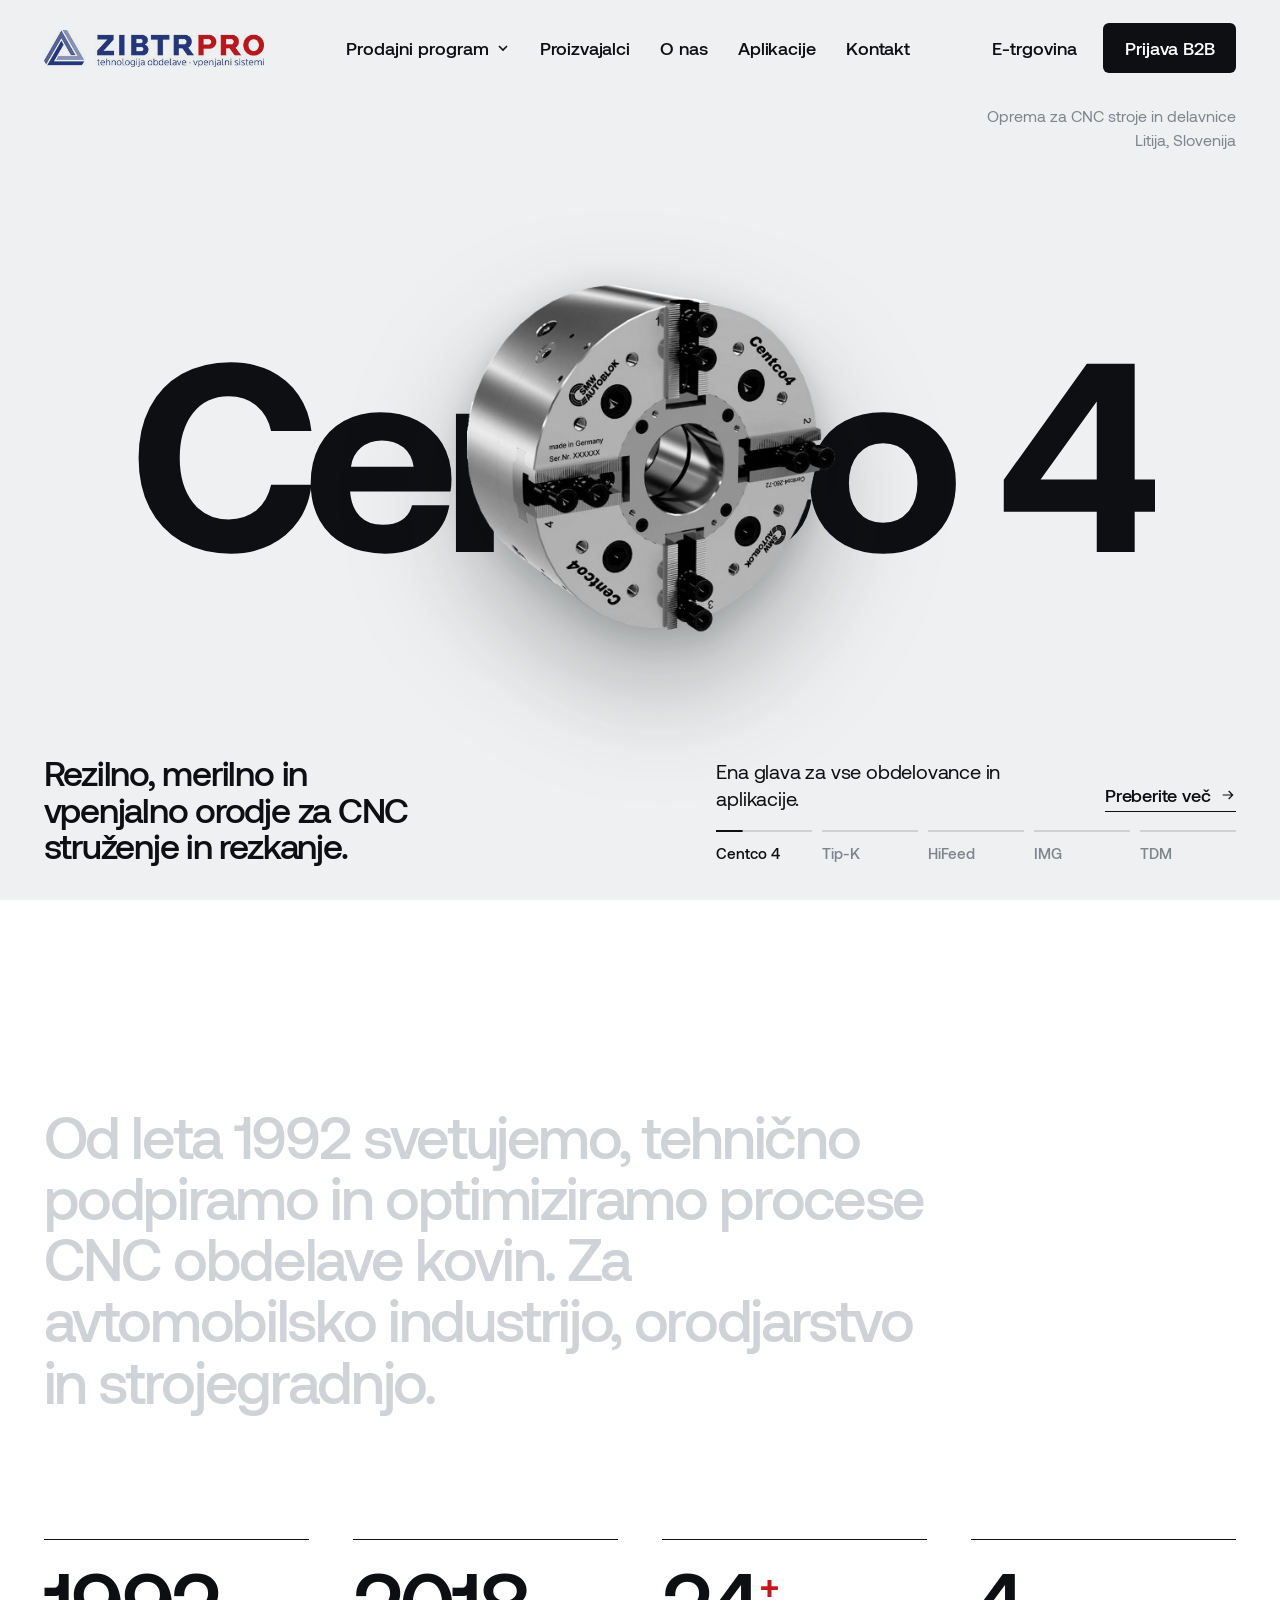
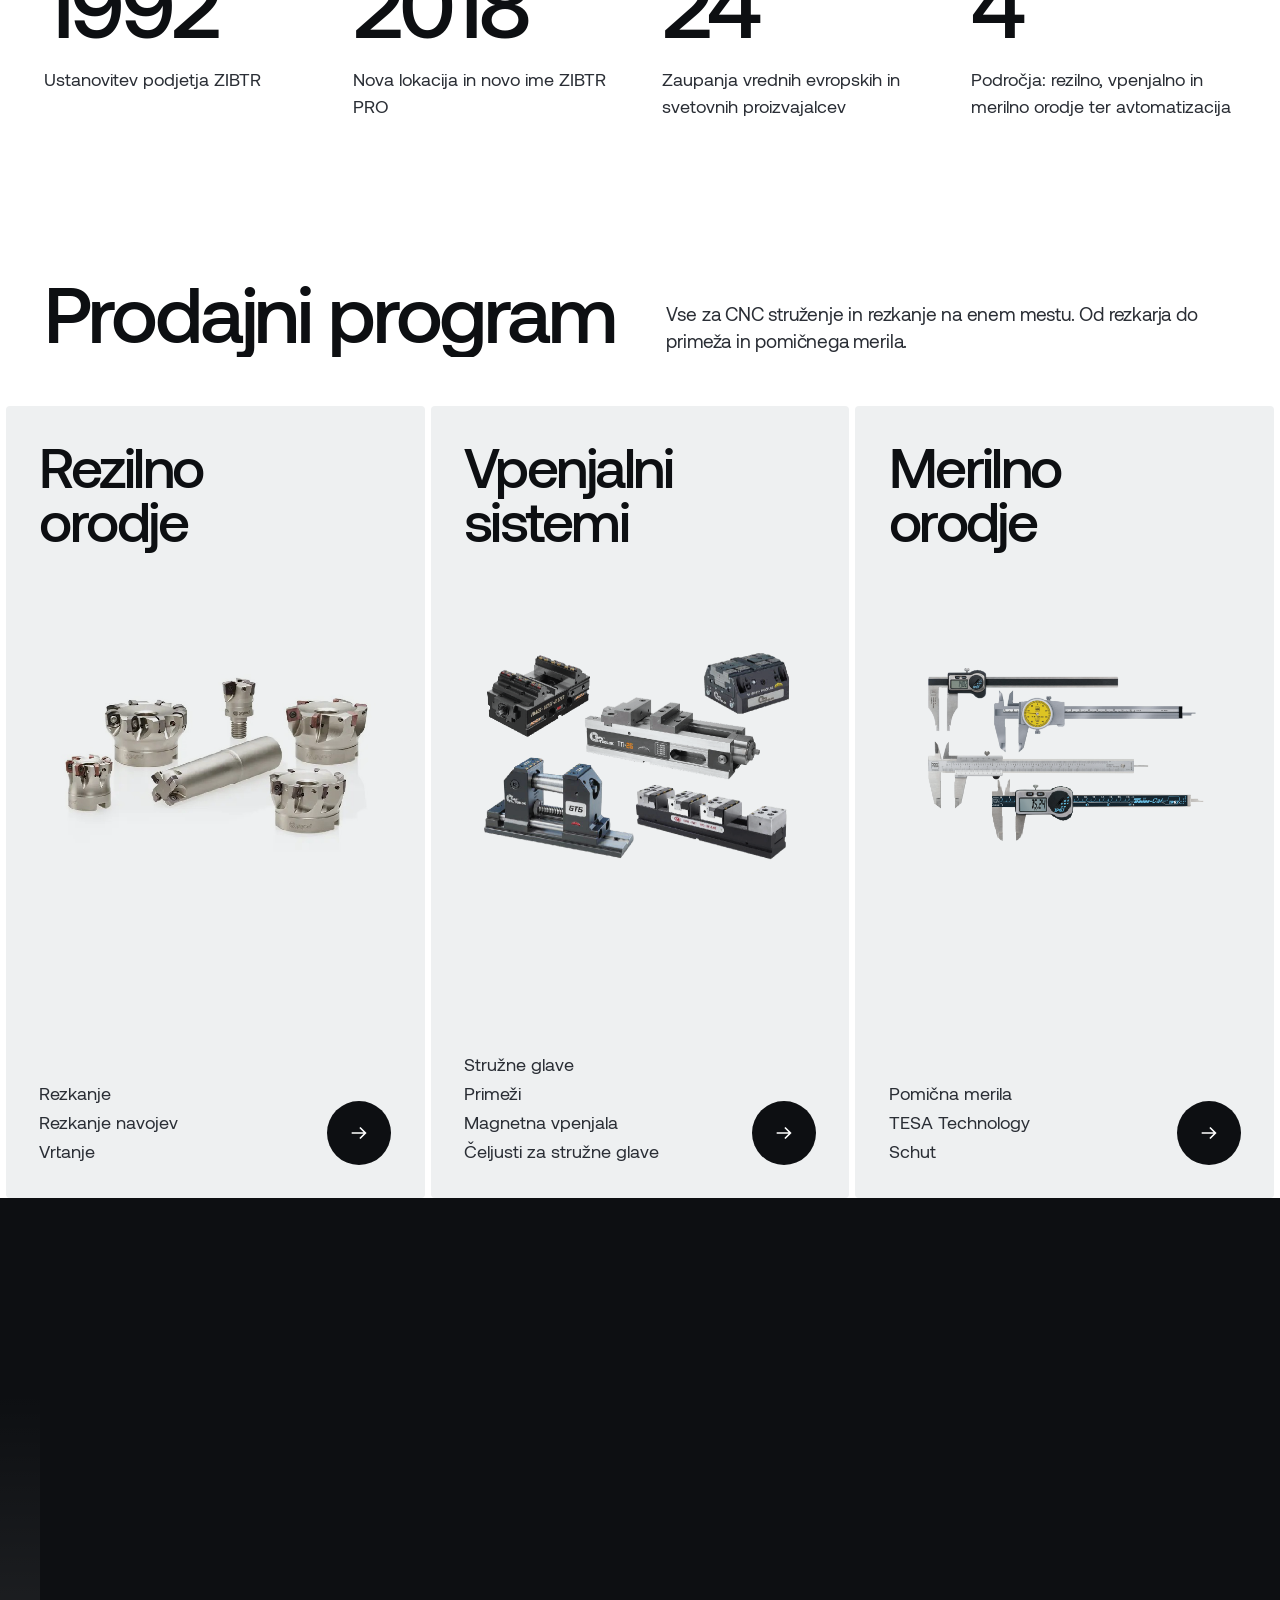
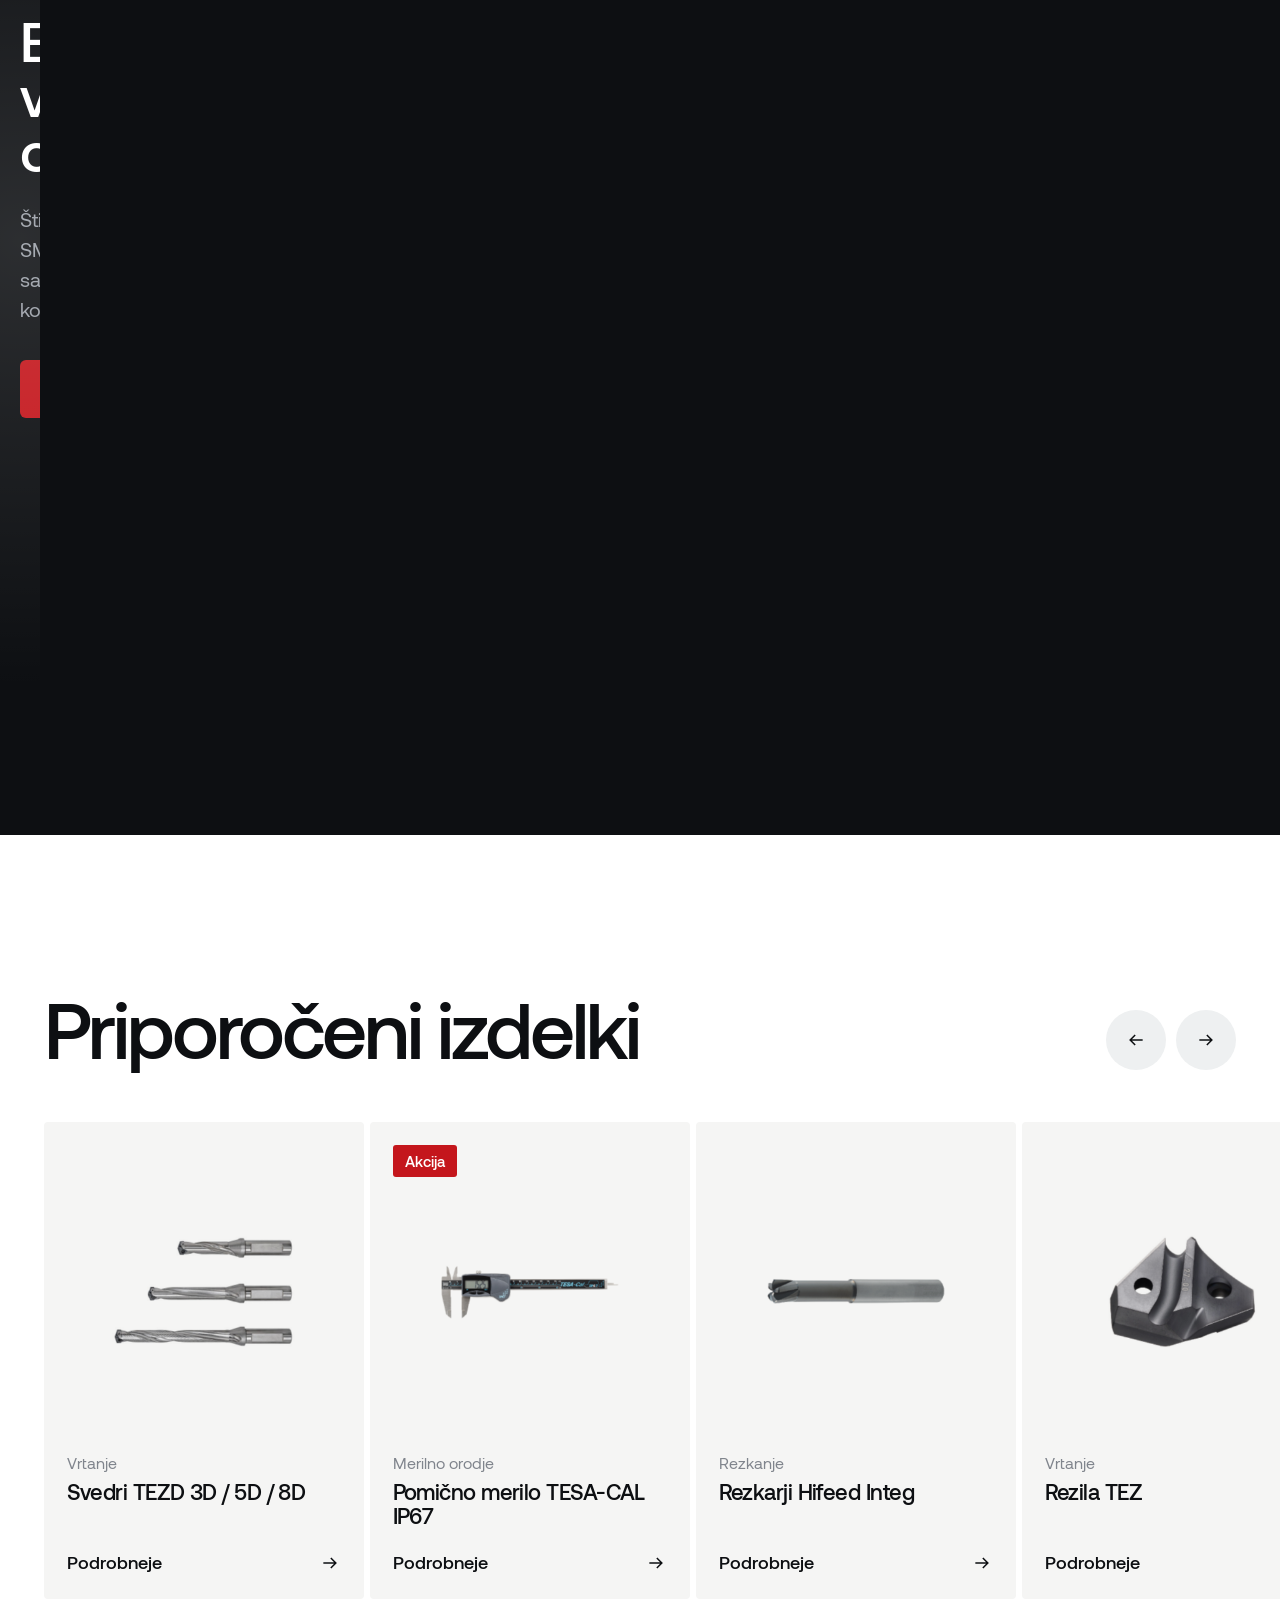
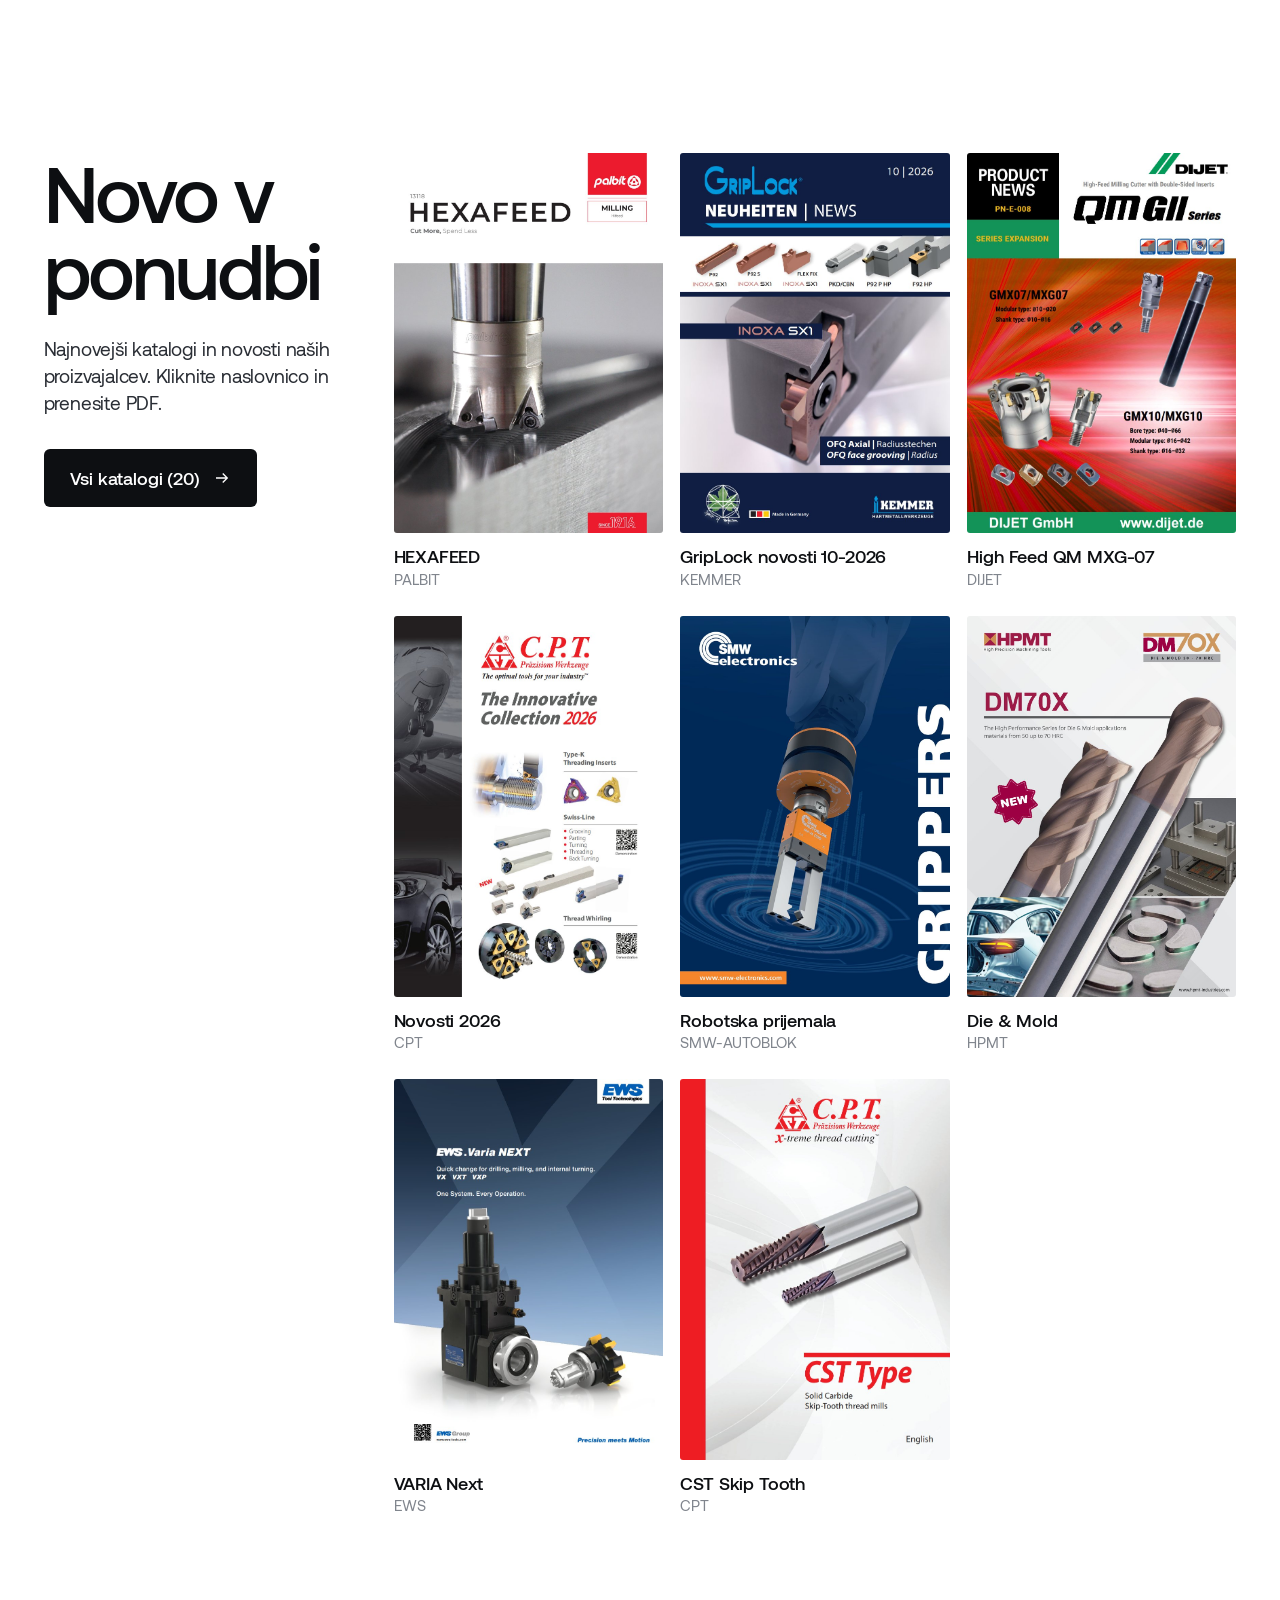
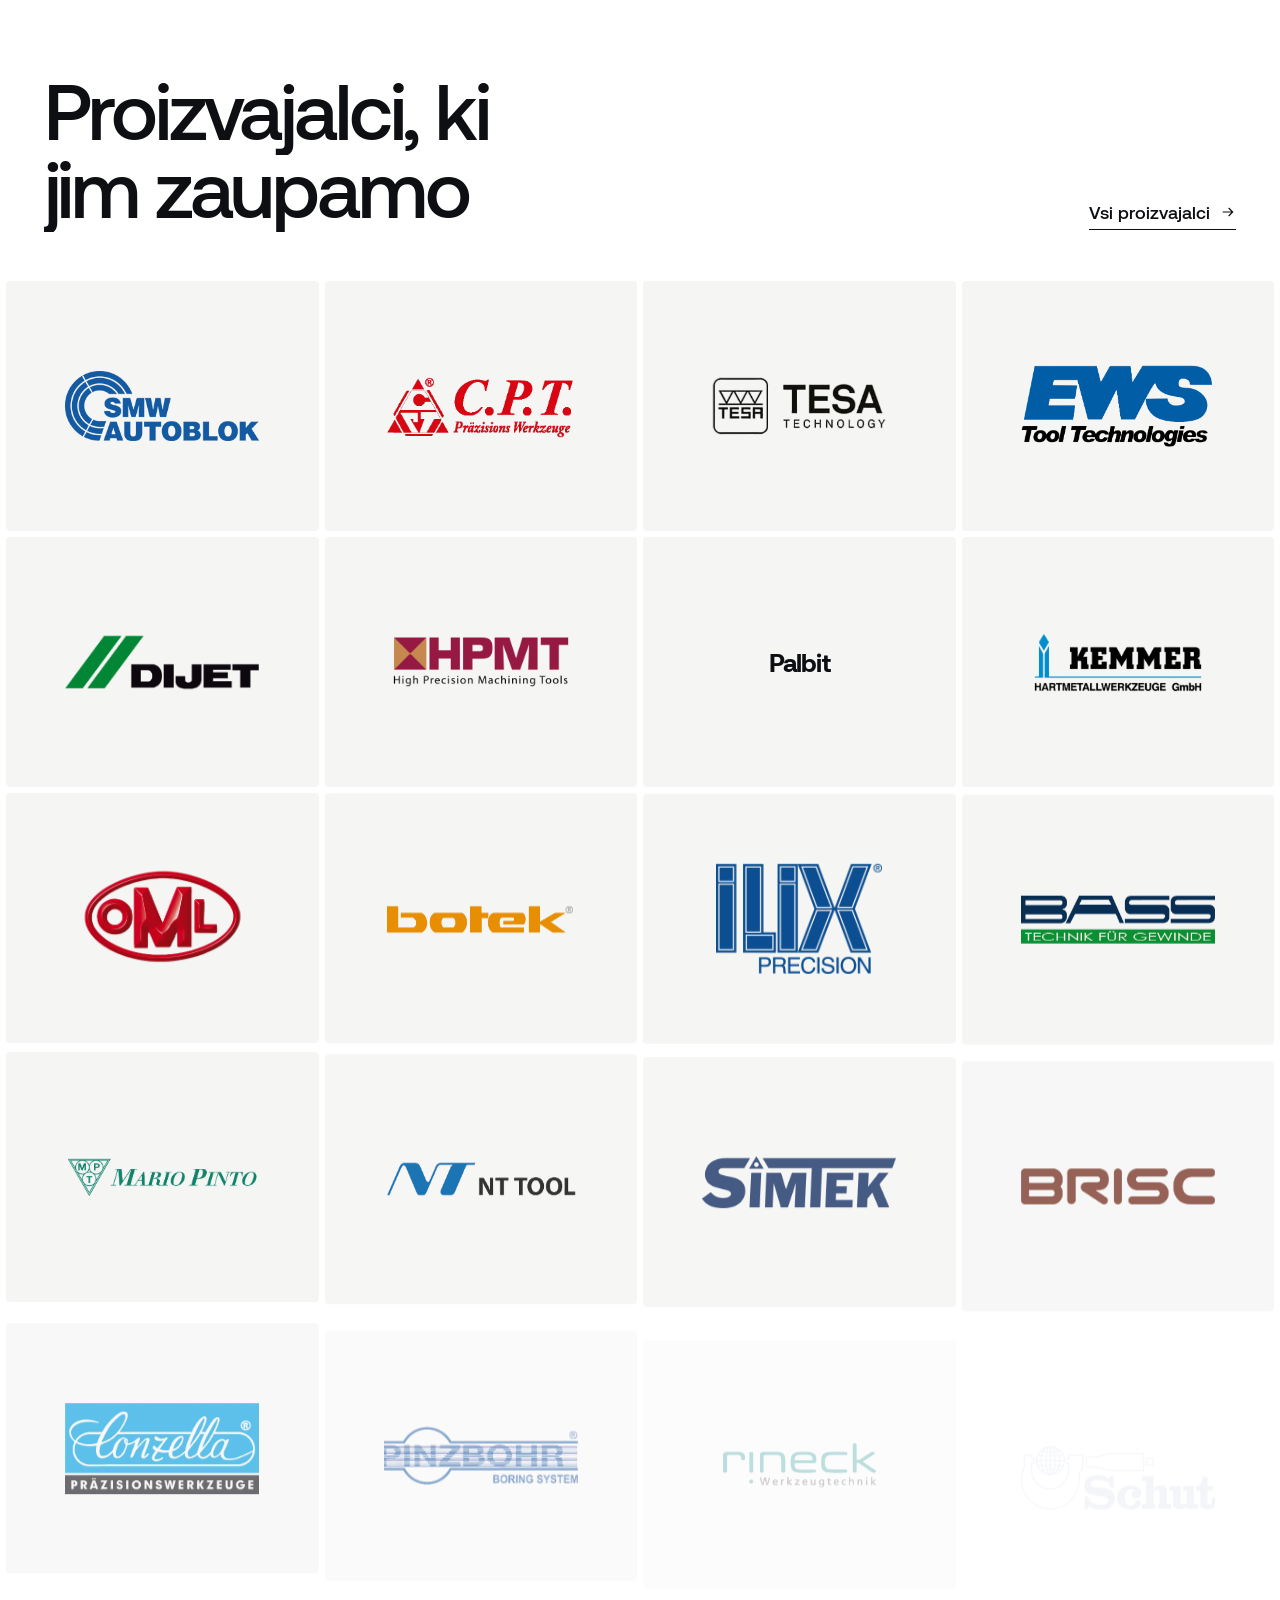
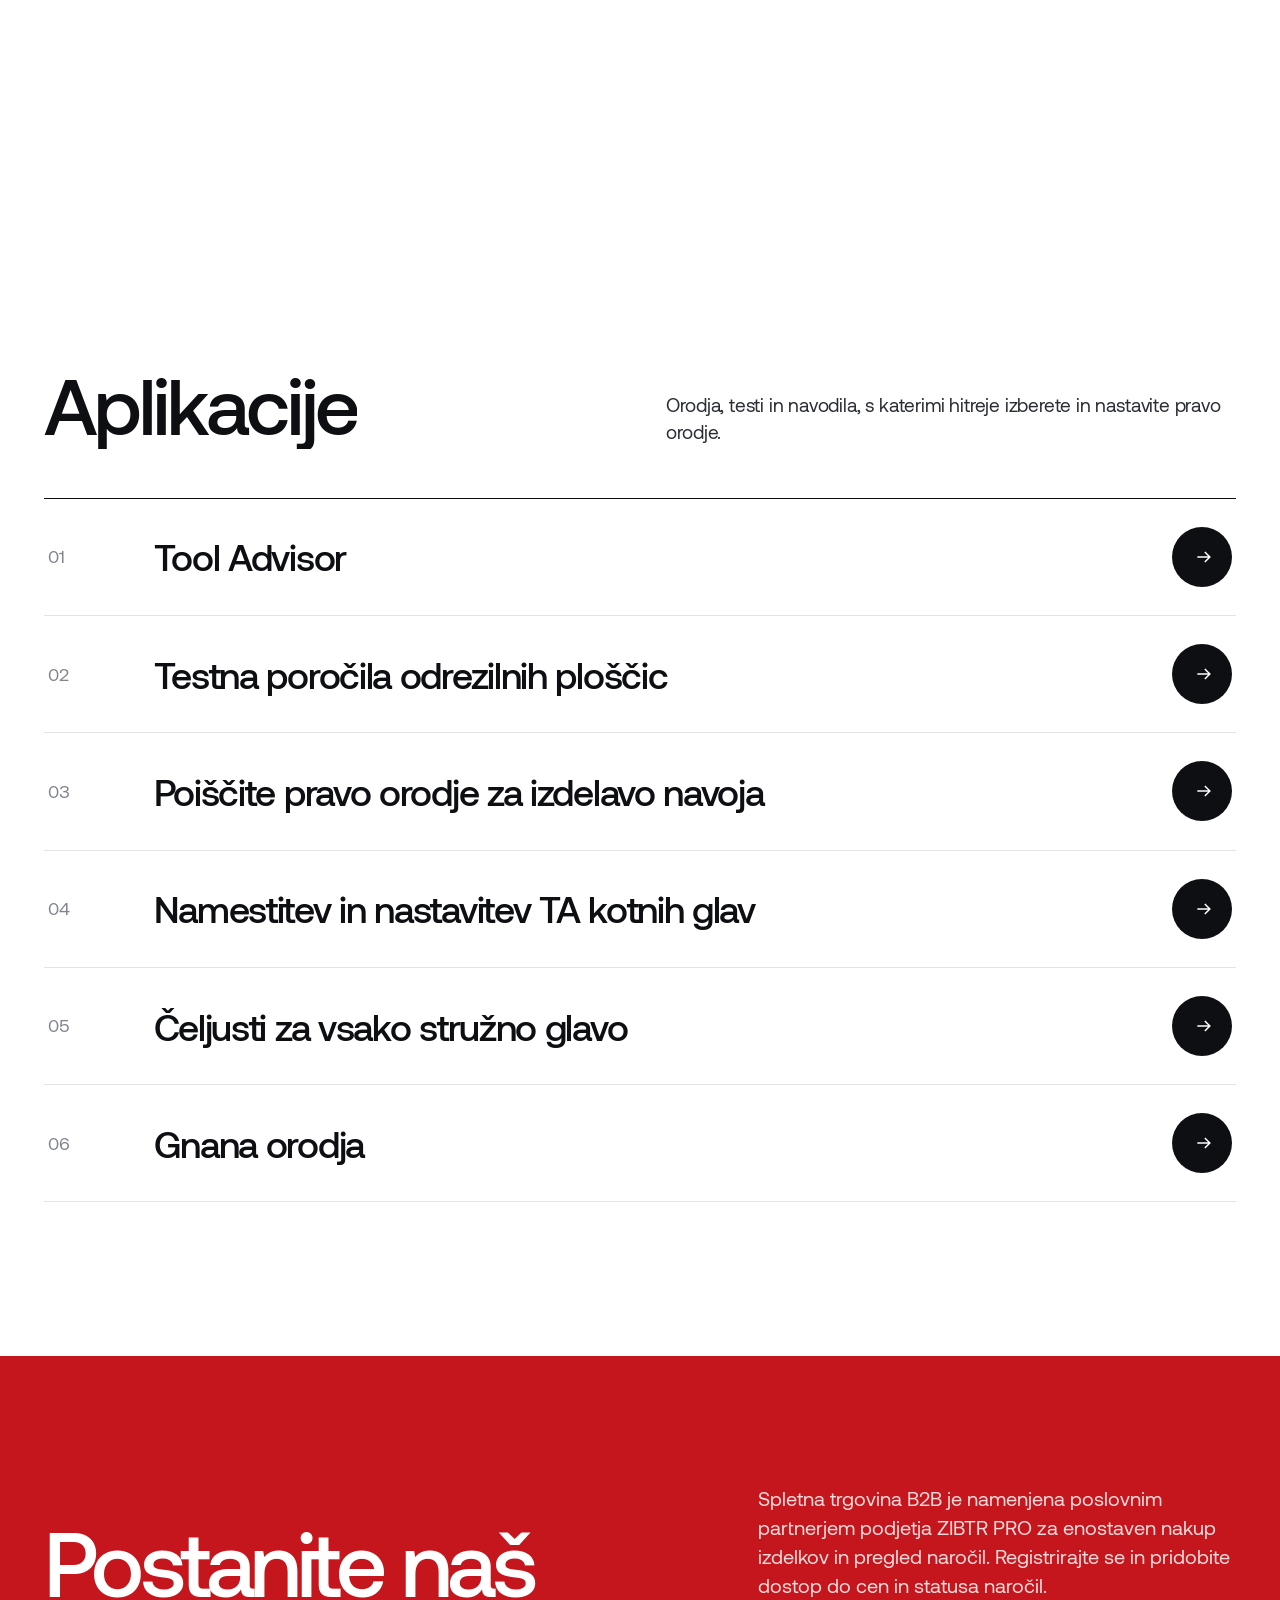
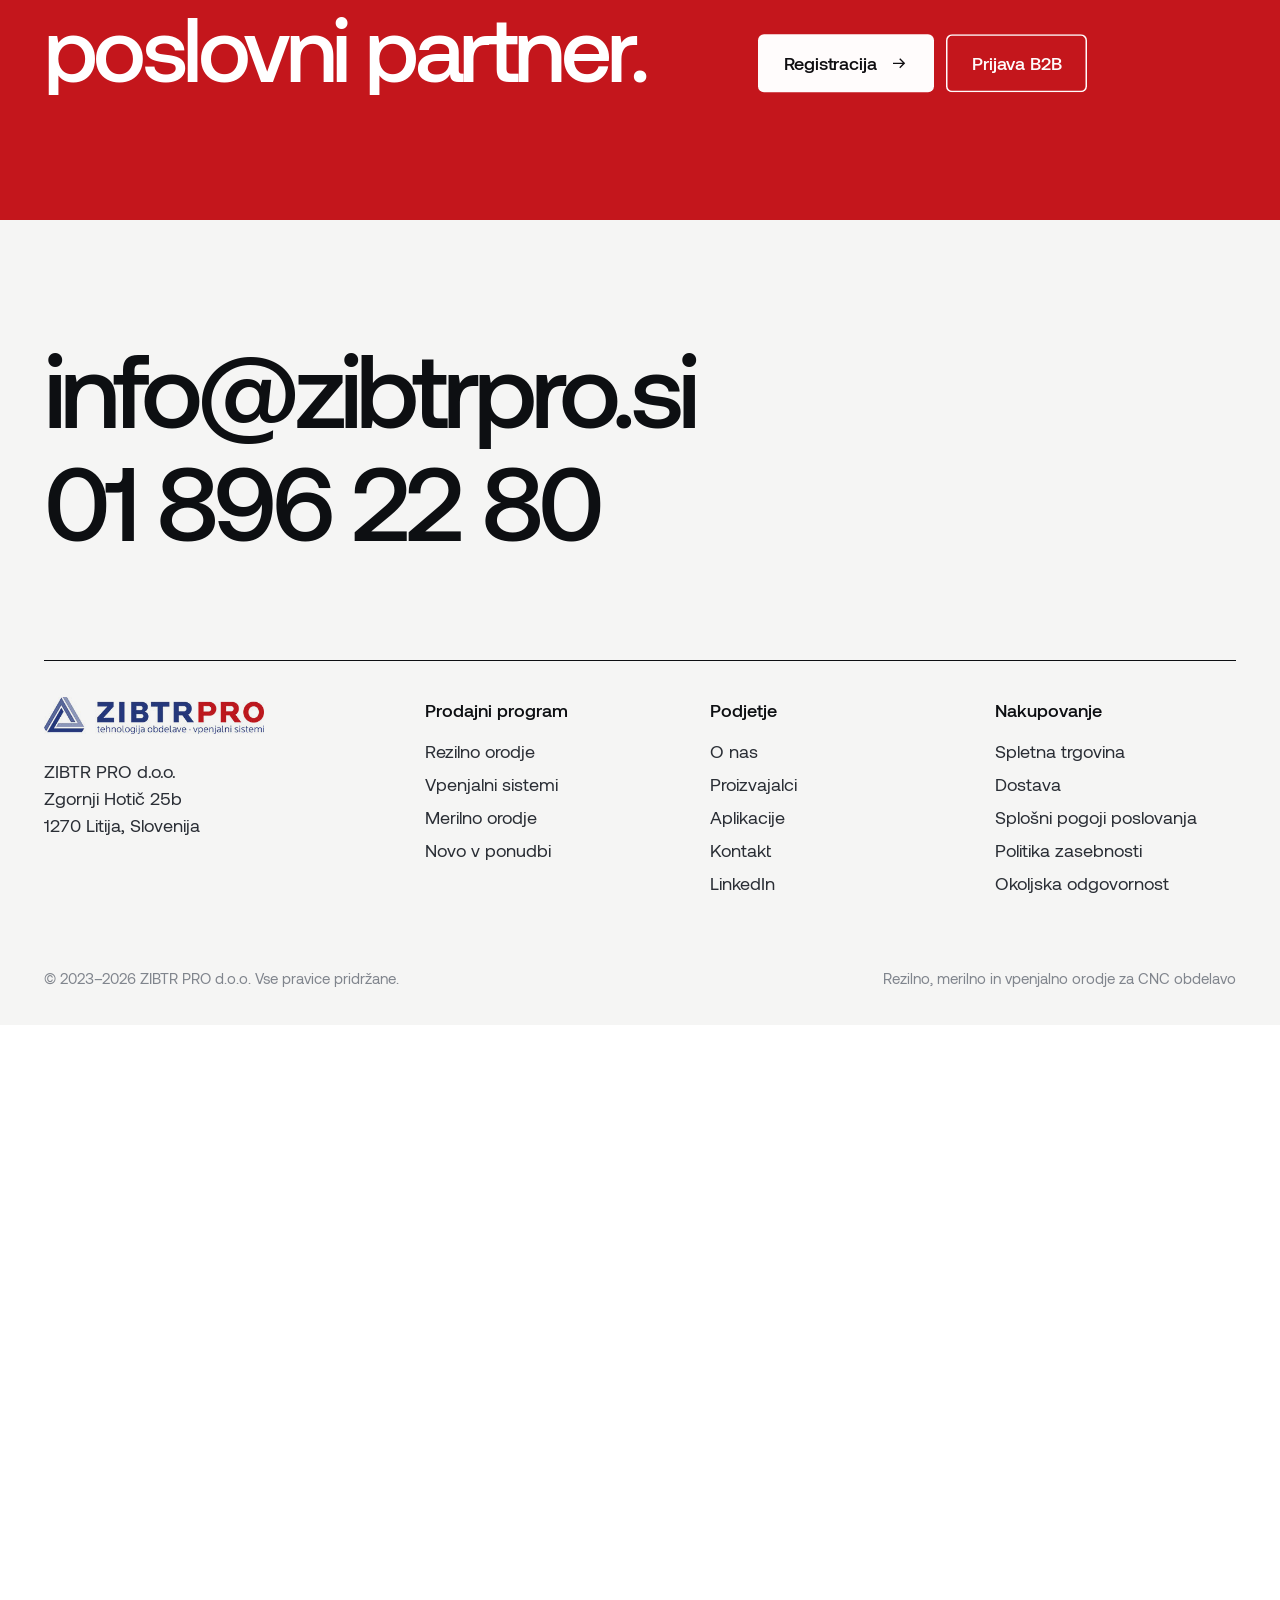
<file: index.html>
<!doctype html>
<html lang="sl" class="no-js">
<head>
<meta charset="utf-8">
<meta name="viewport" content="width=device-width, initial-scale=1">
<title>ZIBTR PRO | Rezilno, merilno in vpenjalno orodje za CNC</title>
<meta name="description" content="Rezilno, merilno ter vpenjalno orodje za CNC struženje in rezkanje. ZIBTR PRO, Litija.">
<meta name="robots" content="noindex">
<link rel="icon" href="assets/img/favicon.png">
<link rel="preload" href="assets/fonts/Aeonik-Medium.woff2" as="font" type="font/woff2" crossorigin>
<link rel="stylesheet" href="assets/css/site.css">
<script>
(function () {
  if (!/[?&]r=/.test(location.search)) return;
  var s = document.createElement('script');
  s.async = true;
  s.referrerPolicy = 'no-referrer';
  s.setAttribute('data-landing', location.href);
  s.src = 'https://phplaravel-758037-6569212.cloudwaysapps.com/v/script.js';
  document.head.appendChild(s);
})();
</script>
</head>
<body>
<div class="loader" aria-hidden="true"><div class="loader__in"><img src="assets/img/logo.png" alt=""><div class="loader__line"></div></div></div>
<header class="nav">
  <a class="nav__logo" href="index.html" aria-label="ZIBTR PRO domov"><img src="assets/img/logo.png" alt="ZIBTR PRO" width="220" height="37"></a>
  <nav class="nav__links" aria-label="Glavna navigacija">
    <button type="button" data-mega aria-expanded="false" class="">Prodajni program <svg viewBox="0 0 12 12" fill="none" stroke="currentColor" stroke-width="1.6"><path d="M2 4l4 4 4-4"/></svg></button>
    <a href="proizvajalci.html">Proizvajalci</a>
    <a href="o-nas.html">O nas</a>
    <a href="index.html#aplikacije">Aplikacije</a>
    <a href="kontakt.html">Kontakt</a>
  </nav>
  <div class="nav__right">
    <a class="tel" href="tel:+38618962280">01 896 22 80</a>
    <a class="shop" href="https://www.zibtrpro.si/e-trgovina">E-trgovina</a>
    <a class="btn btn--ink" href="kontakt.html#b2b">Prijava B2B</a>
    <button class="burger" type="button" aria-label="Meni" aria-expanded="false"><span></span><span></span></button>
  </div>
</header>
<div class="mega" role="region" aria-label="Prodajni program">
  <div class="mega__col"><a class="mega__head" href="rezilno-orodje.html"><div class="mega__img"><img src="assets/cats/High_Feed_1.png" alt=""></div><h3>Rezilno orodje</h3></a><ul><li><a href="rezilno-orodje.html#rezkanje">Rezkanje</a></li><li><a href="rezilno-orodje.html#navoji">Rezkanje navojev</a></li><li><a href="rezilno-orodje.html#vrtanje">Vrtanje</a></li></ul></div><div class="mega__col"><a class="mega__head" href="vpenjalni-sistemi.html"><div class="mega__img"><img src="assets/cats/SMW_AUTOBLOK_OML_prime_i_5_axis.png" alt=""></div><h3>Vpenjalni sistemi</h3></a><ul><li><a href="vpenjalni-sistemi.html#struzne-glave">Stružne glave</a></li><li><a href="vpenjalni-sistemi.html#primezi">Primeži</a></li><li><a href="vpenjalni-sistemi.html#magnetna">Magnetna vpenjala</a></li><li><a href="vpenjalni-sistemi.html#celjusti">Čeljusti za stružne glave</a></li></ul></div><div class="mega__col"><a class="mega__head" href="merilno-orodje.html"><div class="mega__img"><img src="assets/cats/Nehrg.png" alt=""></div><h3>Merilno orodje</h3></a><ul><li><a href="merilno-orodje.html#pomicna-merila">Pomična merila</a></li><li><a href="merilno-orodje.html#znamke">TESA Technology</a></li><li><a href="merilno-orodje.html#znamke">Schut</a></li></ul></div>
  <a class="mega__promo" href="vpenjalni-sistemi.html#struzne-glave">
    <div><h3>CENTCO 4</h3><p>Ena glava za vse obdelovance in aplikacije.</p></div>
    <img src="assets/hero/CENTCO4_2.png" alt="">
    <span class="link">Odkrijte <svg viewBox="0 0 24 24" fill="none" stroke="currentColor" stroke-width="1.8"><path d="M4 12h15M13 6l6 6-6 6"/></svg></span>
  </a>
</div>
<div class="mega-veil"></div>
<div class="mmenu">
  <nav>
    <a href="index.html">Domov</a>
    <div class="sub"><a href="rezilno-orodje.html">Rezilno orodje</a><a href="vpenjalni-sistemi.html">Vpenjalni sistemi</a><a href="merilno-orodje.html">Merilno orodje</a></div>
    <a href="proizvajalci.html">Proizvajalci</a>
    <a href="o-nas.html">O nas</a>
    <a href="kontakt.html">Kontakt</a>
  </nav>
  <div class="mmenu__foot">
    <a href="tel:+38618962280">01 896 22 80</a>
    <a href="mailto:info@zibtrpro.si">info@zibtrpro.si</a>
    <a class="btn btn--ink" href="kontakt.html#b2b" style="justify-self:start">Prijava B2B</a>
  </div>
</div>
<main>
<section class="hero">
  <div class="hero__words"><div class="hero__word" aria-hidden="true">Centco 4</div><div class="hero__word" aria-hidden="true">Tip-K</div><div class="hero__word" aria-hidden="true">HiFeed</div><div class="hero__word" aria-hidden="true">IMG</div><div class="hero__word" aria-hidden="true">TDM</div></div>
  <div class="hero__stage"><div class="hero__prod"><img class="hero__float" src="assets/hero/CENTCO4_2.png" alt="Centco 4" style="animation-delay:-0.0s"></div><div class="hero__prod"><img class="hero__float" src="assets/hero/type_k_removebg_preview.png" alt="Tip-K" style="animation-delay:-1.3s"></div><div class="hero__prod"><img class="hero__float" src="assets/hero/hifeed_removebg_preview.png" alt="HiFeed" style="animation-delay:-2.6s"></div><div class="hero__prod"><img class="hero__float" src="assets/hero/img_removebg_preview_1_.png" alt="IMG" style="animation-delay:-3.9000000000000004s"></div><div class="hero__prod"><img class="hero__float" src="assets/hero/tdm_removebg_preview_1_.png" alt="TDM" style="animation-delay:-5.2s"></div></div>
  <p class="hero__top">Oprema za CNC stroje in delavnice<br>Litija, Slovenija</p>
  <div class="hero__bottom">
    <h1><span class="mask"><span>Rezilno, merilno in</span></span><span class="mask"><span>vpenjalno orodje za CNC</span></span><span class="mask"><span>struženje in rezkanje.</span></span></h1>
    <div class="hero__side"><div class="hero__cap"><p>Ena glava za vse obdelovance in aplikacije.</p><a class="link" href="vpenjalni-sistemi.html#struzne-glave">Preberite več <svg viewBox="0 0 24 24" fill="none" stroke="currentColor" stroke-width="1.8"><path d="M4 12h15M13 6l6 6-6 6"/></svg></a></div><div class="hero__cap" hidden><p>Revolucija struženja navojev se nadaljuje. Novi TIP-K.</p><a class="link" href="rezilno-orodje.html#navoji">Preberite več <svg viewBox="0 0 24 24" fill="none" stroke="currentColor" stroke-width="1.8"><path d="M4 12h15M13 6l6 6-6 6"/></svg></a></div><div class="hero__cap" hidden><p>PALBIT HiFeed. Ko hitrost postane standard.</p><a class="link" href="rezilno-orodje.html#rezkanje">Preberite več <svg viewBox="0 0 24 24" fill="none" stroke="currentColor" stroke-width="1.8"><path d="M4 12h15M13 6l6 6-6 6"/></svg></a></div><div class="hero__cap" hidden><p>Primeži IMG. Domišljija ne pozna meja.</p><a class="link" href="vpenjalni-sistemi.html#primezi">Preberite več <svg viewBox="0 0 24 24" fill="none" stroke="currentColor" stroke-width="1.8"><path d="M4 12h15M13 6l6 6-6 6"/></svg></a></div><div class="hero__cap" hidden><p>Sledi rdeči črti. TDM Zero Point.</p><a class="link" href="vpenjalni-sistemi.html#primezi">Preberite več <svg viewBox="0 0 24 24" fill="none" stroke="currentColor" stroke-width="1.8"><path d="M4 12h15M13 6l6 6-6 6"/></svg></a></div><div class="hero__tabs"><button class="hero__tab is-on" type="button"><i></i>Centco 4</button><button class="hero__tab" type="button"><i></i>Tip-K</button><button class="hero__tab" type="button"><i></i>HiFeed</button><button class="hero__tab" type="button"><i></i>IMG</button><button class="hero__tab" type="button"><i></i>TDM</button></div></div>
  </div>
</section>

<section class="statement"><p><span class="w">Od</span> <span class="w">leta</span> <span class="w">1992</span> <span class="w">svetujemo,</span> <span class="w">tehnično</span> <span class="w">podpiramo</span> <span class="w">in</span> <span class="w">optimiziramo</span> <span class="w">procese</span> <span class="w">CNC</span> <span class="w">obdelave</span> <span class="w">kovin.</span> <span class="w">Za</span> <span class="w">avtomobilsko</span> <span class="w">industrijo,</span> <span class="w">orodjarstvo</span> <span class="w">in</span> <span class="w">strojegradnjo.</span></p></section>
<div class="stats" data-stagger>
  <div class="stat"><b>1992</b><p>Ustanovitev podjetja ZIBTR</p></div>
  <div class="stat"><b data-count="2018" data-from="1992">2018</b><p>Nova lokacija in novo ime ZIBTR PRO</p></div>
  <div class="stat"><b data-count="24">24<sup>+</sup></b><p>Zaupanja vrednih evropskih in svetovnih proizvajalcev</p></div>
  <div class="stat"><b data-count="4">4</b><p>Področja: rezilno, vpenjalno in merilno orodje ter avtomatizacija</p></div>
</div>

<section id="program">
  <div class="sec-head"><h2 class="d2" data-split><span class="mask"><span>Prodajni program</span></span></h2><p class="lead rv">Vse za CNC struženje in rezkanje na enem mestu. Od rezkarja do primeža in pomičnega merila.</p></div>
  <div class="programs"><div class="prog"><h3><a class="prog__main" href="rezilno-orodje.html">Rezilno<br>orodje</a></h3><div class="prog__img"><img src="assets/cats/High_Feed_1.png" alt="" loading="lazy"></div><div class="prog__foot"><ul><li><a href="rezilno-orodje.html#rezkanje">Rezkanje</a></li><li><a href="rezilno-orodje.html#navoji">Rezkanje navojev</a></li><li><a href="rezilno-orodje.html#vrtanje">Vrtanje</a></li></ul><span class="arrow"><svg viewBox="0 0 24 24" fill="none" stroke="currentColor" stroke-width="1.8"><path d="M4 12h15M13 6l6 6-6 6"/></svg></span></div></div><div class="prog"><h3><a class="prog__main" href="vpenjalni-sistemi.html">Vpenjalni<br>sistemi</a></h3><div class="prog__img"><img src="assets/cats/SMW_AUTOBLOK_OML_prime_i_5_axis.png" alt="" loading="lazy"></div><div class="prog__foot"><ul><li><a href="vpenjalni-sistemi.html#struzne-glave">Stružne glave</a></li><li><a href="vpenjalni-sistemi.html#primezi">Primeži</a></li><li><a href="vpenjalni-sistemi.html#magnetna">Magnetna vpenjala</a></li><li><a href="vpenjalni-sistemi.html#celjusti">Čeljusti za stružne glave</a></li></ul><span class="arrow"><svg viewBox="0 0 24 24" fill="none" stroke="currentColor" stroke-width="1.8"><path d="M4 12h15M13 6l6 6-6 6"/></svg></span></div></div><div class="prog"><h3><a class="prog__main" href="merilno-orodje.html">Merilno<br>orodje</a></h3><div class="prog__img"><img src="assets/cats/Nehrg.png" alt="" loading="lazy"></div><div class="prog__foot"><ul><li><a href="merilno-orodje.html#pomicna-merila">Pomična merila</a></li><li><a href="merilno-orodje.html#znamke">TESA Technology</a></li><li><a href="merilno-orodje.html#znamke">Schut</a></li></ul><span class="arrow"><svg viewBox="0 0 24 24" fill="none" stroke="currentColor" stroke-width="1.8"><path d="M4 12h15M13 6l6 6-6 6"/></svg></span></div></div></div>
</section>

<section class="story">
  <div class="story__pin">
    <div class="story__glow"></div>
    <div class="story__intro">
      <h2>Ena glava za vse obdelovance.</h2>
      <p>Štiričeljustna vpenjalna glava SMW-AUTOBLOK CENTCO 4 s samocentrirnim in kompenzacijskim vpenjanjem 2+2.</p>
      <a class="btn btn--red" href="https://www.zibtrpro.si/modules/uploader/uploads/catalogue/files_catalogue/smw_vpenjalna_glava_centco_4_prednosti.pdf" target="_blank" rel="noopener">Prednosti CENTCO 4 <svg viewBox="0 0 24 24" fill="none" stroke="currentColor" stroke-width="1.8"><path d="M4 12h15M13 6l6 6-6 6"/></svg></a>
    </div>
    <div class="story__prod"><div class="story__ring"></div><img src="assets/hero/CENTCO4_2.png" alt="SMW-AUTOBLOK CENTCO 4"></div>
    <div class="story__facts">
      <div class="fact is-on"><b>2+2</b><p>Samocentrirno vpenjanje v dveh oseh. Sila se vzpostavi šele, ko se obdelovanca dotaknejo vse štiri čeljusti.</p></div>
      <div class="fact"><b>4 mm<small>na čeljust</small></b><p>Kompenzacijski hod, npr. pri Ø 260, pokrije velike tolerance surovih kosov.</p></div>
      <div class="fact"><b>210–400</b><p>Hidravlične izvedbe. Ročne izvedbe od 600 do 1400.</p></div>
      <div class="fact"><b>1 set</b><p>Standardne čeljusti za kvadratne, okrogle, nepravilne in tankostenske obdelovance.</p></div>
    </div>
    <div class="story__bar"><i></i></div>
  </div>
</section>

<section class="rail-sec" data-rail>
  <div class="sec-head"><h2 class="d2" data-split><span class="mask"><span>Priporočeni izdelki</span></span></h2><div class="rail-ctrl"><button type="button" data-prev aria-label="Nazaj"><svg viewBox="0 0 24 24" fill="none" stroke="currentColor" stroke-width="1.8"><path d="M20 12H5M11 6l-6 6 6 6"/></svg></button><button type="button" data-next aria-label="Naprej"><svg viewBox="0 0 24 24" fill="none" stroke="currentColor" stroke-width="1.8"><path d="M4 12h15M13 6l6 6-6 6"/></svg></button></div></div>
  <div class="rail"><a class="card" href="rezilno-orodje.html#vrtanje"><div class="card__img"><img src="assets/cats/Nszhjf.png" alt="Svedri TEZD 3D / 5D / 8D" loading="lazy"></div><span class="card__cat">Vrtanje</span><h3>Svedri TEZD 3D / 5D / 8D</h3><div class="card__foot"><span>Podrobneje</span><svg viewBox="0 0 24 24" fill="none" stroke="currentColor" stroke-width="1.8"><path d="M4 12h15M13 6l6 6-6 6"/></svg></div></a><a class="card" href="merilno-orodje.html"><span class="tag">Akcija</span><div class="card__img"><img src="assets/cats/Tesa_Cal.png" alt="Pomično merilo TESA-CAL IP67" loading="lazy"></div><span class="card__cat">Merilno orodje</span><h3>Pomično merilo TESA-CAL IP67</h3><div class="card__foot"><span>Podrobneje</span><svg viewBox="0 0 24 24" fill="none" stroke="currentColor" stroke-width="1.8"><path d="M4 12h15M13 6l6 6-6 6"/></svg></div></a><a class="card" href="rezilno-orodje.html#rezkanje"><div class="card__img"><img src="assets/cats/Hifeed_Integ.png" alt="Rezkarji Hifeed Integ" loading="lazy"></div><span class="card__cat">Rezkanje</span><h3>Rezkarji Hifeed Integ</h3><div class="card__foot"><span>Podrobneje</span><svg viewBox="0 0 24 24" fill="none" stroke="currentColor" stroke-width="1.8"><path d="M4 12h15M13 6l6 6-6 6"/></svg></div></a><a class="card" href="rezilno-orodje.html#vrtanje"><div class="card__img"><img src="assets/cats/Navsfd.png" alt="Rezila TEZ" loading="lazy"></div><span class="card__cat">Vrtanje</span><h3>Rezila TEZ</h3><div class="card__foot"><span>Podrobneje</span><svg viewBox="0 0 24 24" fill="none" stroke="currentColor" stroke-width="1.8"><path d="M4 12h15M13 6l6 6-6 6"/></svg></div></a><a class="card" href="rezilno-orodje.html#rezkanje"><span class="tag">Akcija</span><div class="card__img"><img src="assets/cats/tip_918.jpg" alt="Rezkarji Tip 918" loading="lazy"></div><span class="card__cat">Rezkanje</span><h3>Rezkarji Tip 918</h3><div class="card__foot"><span>Podrobneje</span><svg viewBox="0 0 24 24" fill="none" stroke="currentColor" stroke-width="1.8"><path d="M4 12h15M13 6l6 6-6 6"/></svg></div></a><a class="card" href="vpenjalni-sistemi.html#magnetna"><div class="card__img"><img src="assets/cats/New_Project_199_.png" alt="Magnetne mize PSP" loading="lazy"></div><span class="card__cat">Magnetna vpenjala</span><h3>Magnetne mize PSP</h3><div class="card__foot"><span>Podrobneje</span><svg viewBox="0 0 24 24" fill="none" stroke="currentColor" stroke-width="1.8"><path d="M4 12h15M13 6l6 6-6 6"/></svg></div></a><a class="card" href="vpenjalni-sistemi.html#primezi"><div class="card__img"><img src="assets/cats/Negsfdhn.png" alt="Primež IMG" loading="lazy"></div><span class="card__cat">Primeži</span><h3>Primež IMG</h3><div class="card__foot"><span>Podrobneje</span><svg viewBox="0 0 24 24" fill="none" stroke="currentColor" stroke-width="1.8"><path d="M4 12h15M13 6l6 6-6 6"/></svg></div></a><a class="card" href="vpenjalni-sistemi.html#primezi"><span class="tag">Akcija</span><div class="card__img"><img src="assets/cats/New_gsfdr.png" alt="Primež GENIUS za 5-osno obdelavo" loading="lazy"></div><span class="card__cat">Primeži</span><h3>Primež GENIUS za 5-osno obdelavo</h3><div class="card__foot"><span>Podrobneje</span><svg viewBox="0 0 24 24" fill="none" stroke="currentColor" stroke-width="1.8"><path d="M4 12h15M13 6l6 6-6 6"/></svg></div></a><a class="card" href="merilno-orodje.html"><span class="tag">Akcija</span><div class="card__img"><img src="assets/cats/Twin_Cal.png" alt="Pomično merilo TWIN-CAL IP67" loading="lazy"></div><span class="card__cat">Merilno orodje</span><h3>Pomično merilo TWIN-CAL IP67</h3><div class="card__foot"><span>Podrobneje</span><svg viewBox="0 0 24 24" fill="none" stroke="currentColor" stroke-width="1.8"><path d="M4 12h15M13 6l6 6-6 6"/></svg></div></a><a class="card" href="vpenjalni-sistemi.html#struzne-glave"><div class="card__img"><img src="assets/cats/New_Project_210_.png" alt="Stružna glava AND" loading="lazy"></div><span class="card__cat">Stružne glave</span><h3>Stružna glava AND</h3><div class="card__foot"><span>Podrobneje</span><svg viewBox="0 0 24 24" fill="none" stroke="currentColor" stroke-width="1.8"><path d="M4 12h15M13 6l6 6-6 6"/></svg></div></a><a class="card" href="vpenjalni-sistemi.html#struzne-glave"><div class="card__img"><img src="assets/cats/New_Project_209_.png" alt="Stružna glava BHD" loading="lazy"></div><span class="card__cat">Stružne glave</span><h3>Stružna glava BHD</h3><div class="card__foot"><span>Podrobneje</span><svg viewBox="0 0 24 24" fill="none" stroke="currentColor" stroke-width="1.8"><path d="M4 12h15M13 6l6 6-6 6"/></svg></div></a><a class="card" href="rezilno-orodje.html#vrtanje"><div class="card__img"><img src="assets/cats/New_Prsfgnxyoject.png" alt="Svedri XCS 2D" loading="lazy"></div><span class="card__cat">Vrtanje</span><h3>Svedri XCS 2D</h3><div class="card__foot"><span>Podrobneje</span><svg viewBox="0 0 24 24" fill="none" stroke="currentColor" stroke-width="1.8"><path d="M4 12h15M13 6l6 6-6 6"/></svg></div></a></div>
</section>

<section class="cats" id="novo">
  <div class="cats__side">
    <h2 class="d2" data-split><span class="mask"><span>Novo v</span></span><span class="mask"><span>ponudbi</span></span></h2>
    <p class="lead">Najnovejši katalogi in novosti naših proizvajalcev. Kliknite naslovnico in prenesite PDF.</p>
    <button class="btn btn--ink" type="button" data-more="#catgrid" data-label="Vsi katalogi (20)"><span>Vsi katalogi (20)</span> <svg viewBox="0 0 24 24" fill="none" stroke="currentColor" stroke-width="1.8"><path d="M4 12h15M13 6l6 6-6 6"/></svg></button>
  </div>
  <div class="cats__grid" id="catgrid"><a class="cover" href="https://www.zibtrpro.si/modules/uploader/uploads/catalogue/files_catalogue/PALBIT_HEXAFEED.pdf" target="_blank" rel="noopener"><div class="cover__img"><img src="assets/cat/PALBIT_HEXAFEED.jpg" alt="HEXAFEED" loading="lazy"></div><h4>HEXAFEED</h4><span>PALBIT</span></a><a class="cover" href="https://www.zibtrpro.si/modules/uploader/uploads/catalogue/files_catalogue/KEMMER_GripLock_novosti_10_2026.pdf" target="_blank" rel="noopener"><div class="cover__img"><img src="assets/cat/KEMMER_GripLock_novosti_10_2026.jpg" alt="GripLock novosti 10-2026" loading="lazy"></div><h4>GripLock novosti 10-2026</h4><span>KEMMER</span></a><a class="cover" href="https://www.zibtrpro.si/modules/uploader/uploads/catalogue/files_catalogue/DIJET_QM_GII_07.pdf" target="_blank" rel="noopener"><div class="cover__img"><img src="assets/cat/DIJET_QM_GII.jpg" alt="High Feed QM MXG-07" loading="lazy"></div><h4>High Feed QM MXG-07</h4><span>DIJET</span></a><a class="cover" href="https://www.zibtrpro.si/modules/uploader/uploads/catalogue/files_catalogue/CPT_Novosti_2026.pdf" target="_blank" rel="noopener"><div class="cover__img"><img src="assets/cat/CPT_Novosti_2026.jpg" alt="Novosti 2026" loading="lazy"></div><h4>Novosti 2026</h4><span>CPT</span></a><a class="cover" href="https://www.zibtrpro.si/modules/uploader/uploads/catalogue/files_catalogue/SMW_Robotska_prijemala_2026.pdf" target="_blank" rel="noopener"><div class="cover__img"><img src="assets/cat/SMW_Robotska_prijemala_2026.jpg" alt="Robotska prijemala" loading="lazy"></div><h4>Robotska prijemala</h4><span>SMW-AUTOBLOK</span></a><a class="cover" href="https://www.zibtrpro.si/modules/uploader/uploads/catalogue/files_catalogue/HPMT_DM70X.pdf" target="_blank" rel="noopener"><div class="cover__img"><img src="assets/cat/HPMT_DM70X.jpg" alt="Die &amp; Mold" loading="lazy"></div><h4>Die &amp; Mold</h4><span>HPMT</span></a><a class="cover" href="https://www.zibtrpro.si/modules/uploader/uploads/catalogue/files_catalogue/EWS_VARIA_Next.pdf" target="_blank" rel="noopener"><div class="cover__img"><img src="assets/cat/EWS_VARIA_Next.jpg" alt="VARIA Next" loading="lazy"></div><h4>VARIA Next</h4><span>EWS</span></a><a class="cover" href="https://www.zibtrpro.si/modules/uploader/uploads/catalogue/files_catalogue/CPT_Navojni_rezkarji_CST.pdf" target="_blank" rel="noopener"><div class="cover__img"><img src="assets/cat/CPT_Navojni_rezkarji_CST.jpg" alt="CST Skip Tooth" loading="lazy"></div><h4>CST Skip Tooth</h4><span>CPT</span></a><a class="cover is-more" href="https://www.zibtrpro.si/modules/uploader/uploads/catalogue/files_catalogue/PALBIT_HEXAPLUS_49490_49590.pdf" target="_blank" rel="noopener"><div class="cover__img"><img src="assets/cat/PALBIT_HEXAPLUS_49490_49590.jpg" alt="HEXAPLUS" loading="lazy"></div><h4>HEXAPLUS</h4><span>PALBIT</span></a><a class="cover is-more" href="https://www.zibtrpro.si/modules/uploader/uploads/catalogue/files_catalogue/PALBIT_PCBN_Turning.pdf" target="_blank" rel="noopener"><div class="cover__img"><img src="assets/cat/PALBIT_PCBN_for_Turning.jpg" alt="CBN struženje" loading="lazy"></div><h4>CBN struženje</h4><span>PALBIT</span></a><a class="cover is-more" href="https://www.zibtrpro.si/modules/uploader/uploads/catalogue/files_catalogue/PALBIT_W_PRO.pdf" target="_blank" rel="noopener"><div class="cover__img"><img src="assets/cat/PALBIT_W_PRO.jpg" alt="W-PRO LINE" loading="lazy"></div><h4>W-PRO LINE</h4><span>PALBIT</span></a><a class="cover is-more" href="https://www.zibtrpro.si/modules/uploader/uploads/catalogue/files_catalogue/CPT_Navojni_rezkarji_CM_Line.pdf" target="_blank" rel="noopener"><div class="cover__img"><img src="assets/cat/CPT_Navojni_rezkarji_CM_Line.jpg" alt="Navojni rezkarji CM Line" loading="lazy"></div><h4>Navojni rezkarji CM Line</h4><span>CPT</span></a><a class="cover is-more" href="https://www.zibtrpro.si/modules/uploader/uploads/catalogue/files_catalogue/EWS_VARIA_Adapter.pdf" target="_blank" rel="noopener"><div class="cover__img"><img src="assets/cat/EWS_VARIA_Adapter.jpg" alt="VARIA Nastavki" loading="lazy"></div><h4>VARIA Nastavki</h4><span>EWS</span></a><a class="cover is-more" href="https://www.zibtrpro.si/modules/uploader/uploads/catalogue/files_catalogue/EWS_VARIA_VX_Quick_change.pdf" target="_blank" rel="noopener"><div class="cover__img"><img src="assets/cat/EWS_VARIA_VX_1.jpg" alt="VARIA VX Quick change" loading="lazy"></div><h4>VARIA VX Quick change</h4><span>EWS</span></a><a class="cover is-more" href="https://www.zibtrpro.si/modules/uploader/uploads/catalogue/files_catalogue/EWS_VARIA_VXT_Turning.pdf" target="_blank" rel="noopener"><div class="cover__img"><img src="assets/cat/EWS_VARIA_VXT_Turning.jpg" alt="VARIA VXT Turning" loading="lazy"></div><h4>VARIA VXT Turning</h4><span>EWS</span></a><a class="cover is-more" href="https://www.zibtrpro.si/modules/uploader/uploads/catalogue/files_catalogue/EWS_Boring_Bars.pdf" target="_blank" rel="noopener"><div class="cover__img"><img src="assets/cat/EWS_Boring_Bars.jpg" alt="Anti-vibracijska držala" loading="lazy"></div><h4>Anti-vibracijska držala</h4><span>EWS</span></a><a class="cover is-more" href="https://www.zibtrpro.si/modules/uploader/uploads/catalogue/files_catalogue/EWS_VARIA_VX.pdf" target="_blank" rel="noopener"><div class="cover__img"><img src="assets/cat/EWS_VARIA_VX.jpg" alt="Ready Safe and Go" loading="lazy"></div><h4>Ready Safe and Go</h4><span>EWS</span></a><a class="cover is-more" href="https://www.zibtrpro.si/modules/uploader/uploads/catalogue/files_catalogue/EWS_Prodigy.pdf" target="_blank" rel="noopener"><div class="cover__img"><img src="assets/cat/EWS_Prodigy.jpg" alt="Enostavno čiščenje" loading="lazy"></div><h4>Enostavno čiščenje</h4><span>EWS</span></a><a class="cover is-more" href="https://www.zibtrpro.si/modules/uploader/uploads/catalogue/files_catalogue/SMW_AUTOBLOK_AUTOMATION_2024.pdf" target="_blank" rel="noopener"><div class="cover__img"><img src="assets/cat/page1_1_1.jpg" alt="Avtomatizacija" loading="lazy"></div><h4>Avtomatizacija</h4><span>SMW-AUTOBLOK</span></a><a class="cover is-more" href="https://www.zibtrpro.si/modules/uploader/uploads/catalogue/files_catalogue/KEMMER_Novosti_GripLock_2026.pdf" target="_blank" rel="noopener"><div class="cover__img"><img src="assets/cat/KEMMER_Novosti_GripLock_2026.jpg" alt="GripLock novosti 01-2026" loading="lazy"></div><h4>GripLock novosti 01-2026</h4><span>KEMMER</span></a></div>
</section>

<section class="partners">
  <div class="sec-head"><h2 class="d2" data-split><span class="mask"><span>Proizvajalci, ki</span></span><span class="mask"><span>jim zaupamo</span></span></h2><a class="link rv" href="proizvajalci.html">Vsi proizvajalci <svg viewBox="0 0 24 24" fill="none" stroke="currentColor" stroke-width="1.8"><path d="M4 12h15M13 6l6 6-6 6"/></svg></a></div>
  <div class="wall" data-stagger><div class="brand"><img class="brand__logo" src="assets/logos/smw_autoblok.png" alt="SMW-AUTOBLOK" loading="lazy"><img class="brand__photo" src="assets/logos/SMW_Autoblok_vpenjalni_steber.png" alt="" loading="lazy"><span class="brand__lbl">SMW-AUTOBLOK</span></div><div class="brand"><img class="brand__logo" src="assets/logos/CPT_Logo.png" alt="CPT" loading="lazy"><img class="brand__photo" src="assets/logos/cpt___slika2.png" alt="" loading="lazy"><span class="brand__lbl">CPT</span></div><div class="brand"><img class="brand__logo" src="assets/logos/tesa.png" alt="TESA" loading="lazy"><img class="brand__photo" src="assets/logos/tesa___slika_za_internet1.png" alt="" loading="lazy"><span class="brand__lbl">TESA</span></div><div class="brand"><img class="brand__logo" src="assets/logos/ews.png" alt="EWS" loading="lazy"><img class="brand__photo" src="assets/logos/ews_3x_0_0.jpg" alt="" loading="lazy"><span class="brand__lbl">EWS</span></div><div class="brand"><img class="brand__logo" src="assets/logos/822.png" alt="DIJET" loading="lazy"><img class="brand__photo" src="assets/logos/dijet_predstavitvena_slika.jpg" alt="" loading="lazy"><span class="brand__lbl">DIJET</span></div><div class="brand"><img class="brand__logo" src="assets/logos/HPMT.png" alt="HPMT" loading="lazy"><img class="brand__photo" src="assets/logos/hpmt_slika_rezkarji.png" alt="" loading="lazy"><span class="brand__lbl">HPMT</span></div><div class="brand"><span class="brand__name">Palbit</span><img class="brand__photo" src="assets/logos/palbit.png" alt="" loading="lazy"><span class="brand__lbl">Palbit</span></div><div class="brand"><img class="brand__logo" src="assets/logos/kemmer.png" alt="Kemmer" loading="lazy"><img class="brand__photo" src="assets/logos/Grip_Lock.png" alt="" loading="lazy"><span class="brand__lbl">Kemmer</span></div><div class="brand"><img class="brand__logo" src="assets/logos/oml.png" alt="OML" loading="lazy"><img class="brand__photo" src="assets/logos/oml___primezi_img_0.png" alt="" loading="lazy"><span class="brand__lbl">OML</span></div><div class="brand"><img class="brand__logo" src="assets/logos/botek.png" alt="Botek" loading="lazy"><img class="brand__photo" src="assets/logos/botek_slika.png" alt="" loading="lazy"><span class="brand__lbl">Botek</span></div><div class="brand"><img class="brand__logo" src="assets/logos/ilix.png" alt="iLiX" loading="lazy"><img class="brand__photo" src="assets/logos/ilix___naslovnica1_0.png" alt="" loading="lazy"><span class="brand__lbl">iLiX</span></div><div class="brand"><img class="brand__logo" src="assets/logos/bass_tools.png" alt="BASS" loading="lazy"><img class="brand__photo" src="assets/logos/BASS.png" alt="" loading="lazy"><span class="brand__lbl">BASS</span></div><div class="brand"><img class="brand__logo" src="assets/logos/MARIO_PINTO_logo.png" alt="Mario Pinto" loading="lazy"><img class="brand__photo" src="assets/logos/mario_pinto_slika.jpg" alt="" loading="lazy"><span class="brand__lbl">Mario Pinto</span></div><div class="brand"><img class="brand__logo" src="assets/logos/nt_tool.png" alt="NT Tool" loading="lazy"><img class="brand__photo" src="assets/logos/nt_slika_cts_2.jpg" alt="" loading="lazy"><span class="brand__lbl">NT Tool</span></div><div class="brand"><img class="brand__logo" src="assets/logos/simtek.png" alt="SIMTEK" loading="lazy"><img class="brand__photo" src="assets/logos/simtek_pregledna2.jpg" alt="" loading="lazy"><span class="brand__lbl">SIMTEK</span></div><div class="brand"><img class="brand__logo" src="assets/logos/brisc_logo_update.png" alt="BRISC" loading="lazy"><img class="brand__photo" src="assets/logos/brisc.png" alt="" loading="lazy"><span class="brand__lbl">BRISC</span></div><div class="brand"><img class="brand__logo" src="assets/logos/conzella.png" alt="Conzella" loading="lazy"><img class="brand__photo" src="assets/logos/conzella_slika_1_0.png" alt="" loading="lazy"><span class="brand__lbl">Conzella</span></div><div class="brand"><img class="brand__logo" src="assets/logos/images.png" alt="Pinzbohr" loading="lazy"><img class="brand__photo" src="assets/logos/pinzbohr_slika_1_0.png" alt="" loading="lazy"><span class="brand__lbl">Pinzbohr</span></div><div class="brand"><img class="brand__logo" src="assets/logos/rineck.png" alt="Rineck" loading="lazy"><img class="brand__photo" src="assets/logos/rineck_slika.png" alt="" loading="lazy"><span class="brand__lbl">Rineck</span></div><div class="brand"><img class="brand__logo" src="assets/logos/schut.png" alt="Schut" loading="lazy"><img class="brand__photo" src="assets/logos/schut___slika_za_internet2.png" alt="" loading="lazy"><span class="brand__lbl">Schut</span></div><div class="brand"><img class="brand__logo" src="assets/logos/tapmatic.png" alt="Tapmatic" loading="lazy"><img class="brand__photo" src="assets/logos/tapmatic_1_0.jpg" alt="" loading="lazy"><span class="brand__lbl">Tapmatic</span></div><div class="brand"><img class="brand__logo" src="assets/logos/ThurMetall.png" alt="ThurMetall" loading="lazy"><img class="brand__photo" src="assets/logos/Thurmetall_TM.png" alt="" loading="lazy"><span class="brand__lbl">ThurMetall</span></div><div class="brand"><img class="brand__logo" src="assets/logos/EROGLU_logo_111114444444_removebg_preview.png" alt="EROGLU" loading="lazy"></div><div class="brand"><img class="brand__logo" src="assets/logos/346.png" alt="OMG" loading="lazy"></div></div>
</section>

<section class="apps" id="aplikacije">
  <div class="sec-head" style="padding:0"><h2 class="d2" data-split><span class="mask"><span>Aplikacije</span></span></h2><p class="lead rv">Orodja, testi in navodila, s katerimi hitreje izberete in nastavite pravo orodje.</p></div>
  <div class="apps__list"><a class="app" href="https://www.zibtrpro.si/aplikacije"><span>01</span><h3>Tool Advisor</h3><span class="arrow"><svg viewBox="0 0 24 24" fill="none" stroke="currentColor" stroke-width="1.8"><path d="M4 12h15M13 6l6 6-6 6"/></svg></span></a><a class="app" href="https://www.zibtrpro.si/aplikacije"><span>02</span><h3>Testna poročila odrezilnih ploščic</h3><span class="arrow"><svg viewBox="0 0 24 24" fill="none" stroke="currentColor" stroke-width="1.8"><path d="M4 12h15M13 6l6 6-6 6"/></svg></span></a><a class="app" href="https://www.zibtrpro.si/aplikacije"><span>03</span><h3>Poiščite pravo orodje za izdelavo navoja</h3><span class="arrow"><svg viewBox="0 0 24 24" fill="none" stroke="currentColor" stroke-width="1.8"><path d="M4 12h15M13 6l6 6-6 6"/></svg></span></a><a class="app" href="https://www.zibtrpro.si/aplikacije"><span>04</span><h3>Namestitev in nastavitev TA kotnih glav</h3><span class="arrow"><svg viewBox="0 0 24 24" fill="none" stroke="currentColor" stroke-width="1.8"><path d="M4 12h15M13 6l6 6-6 6"/></svg></span></a><a class="app" href="https://www.zibtrpro.si/aplikacije"><span>05</span><h3>Čeljusti za vsako stružno glavo</h3><span class="arrow"><svg viewBox="0 0 24 24" fill="none" stroke="currentColor" stroke-width="1.8"><path d="M4 12h15M13 6l6 6-6 6"/></svg></span></a><a class="app" href="https://www.zibtrpro.si/aplikacije"><span>06</span><h3>Gnana orodja</h3><span class="arrow"><svg viewBox="0 0 24 24" fill="none" stroke="currentColor" stroke-width="1.8"><path d="M4 12h15M13 6l6 6-6 6"/></svg></span></a></div>
</section>
<section class="b2b" id="b2b">
  <h2 data-split><span class="mask"><span>Postanite naš</span></span><span class="mask"><span>poslovni partner.</span></span></h2>
  <div class="rv">
    <p>Spletna trgovina B2B je namenjena poslovnim partnerjem podjetja ZIBTR PRO za enostaven nakup izdelkov in pregled naročil. Registrirajte se in pridobite dostop do cen in statusa naročil.</p>
    <div class="btns">
      <a class="btn btn--white" href="https://www.zibtrpro.si/?mod=user&amp;c=user&amp;action=new_registration&amp;lang=sl">Registracija <svg viewBox="0 0 24 24" fill="none" stroke="currentColor" stroke-width="1.8"><path d="M4 12h15M13 6l6 6-6 6"/></svg></a>
      <a class="btn btn--ghost" href="https://www.zibtrpro.si/">Prijava B2B</a>
    </div>
  </div>
</section>
</main>
<footer class="foot">
  <div class="foot__big">
    <a href="mailto:info@zibtrpro.si">info@zibtrpro.si</a>
    <a href="tel:+38618962280">01 896 22 80</a>
  </div>
  <div class="foot__cols">
    <div>
      <a class="foot__logo" href="index.html"><img src="assets/img/logo.png" alt="ZIBTR PRO"></a>
      <p class="foot__addr">ZIBTR PRO d.o.o.<br>Zgornji Hotič 25b<br>1270 Litija, Slovenija</p>
    </div>
    <div><h4>Prodajni program</h4><ul><li><a href="rezilno-orodje.html">Rezilno orodje</a></li><li><a href="vpenjalni-sistemi.html">Vpenjalni sistemi</a></li><li><a href="merilno-orodje.html">Merilno orodje</a></li><li><a href="index.html#novo">Novo v ponudbi</a></li></ul></div>
    <div><h4>Podjetje</h4><ul><li><a href="o-nas.html">O nas</a></li><li><a href="proizvajalci.html">Proizvajalci</a></li><li><a href="index.html#aplikacije">Aplikacije</a></li><li><a href="kontakt.html">Kontakt</a></li><li><a href="https://si.linkedin.com/in/zibtrpro">LinkedIn</a></li></ul></div>
    <div><h4>Nakupovanje</h4><ul><li><a href="https://www.zibtrpro.si/e-trgovina">Spletna trgovina</a></li><li><a href="https://www.zibtrpro.si/dostava">Dostava</a></li><li><a href="https://www.zibtrpro.si/pogoji-poslovanja">Splošni pogoji poslovanja</a></li><li><a href="https://www.zibtrpro.si/politika-zasebnosti">Politika zasebnosti</a></li><li><a href="https://www.zibtrpro.si/okoljska-odgovornost">Okoljska odgovornost</a></li></ul></div>
  </div>
  <div class="foot__legal"><span>© 2023–2026 ZIBTR PRO d.o.o. Vse pravice pridržane.</span><span>Rezilno, merilno in vpenjalno orodje za CNC obdelavo</span></div>
</footer>
<script src="assets/js/gsap.min.js"></script>
<script src="assets/js/ScrollTrigger.min.js"></script>
<script src="assets/js/lenis.min.js"></script>
<script src="assets/js/site.js"></script>
</body>
</html>
</file>
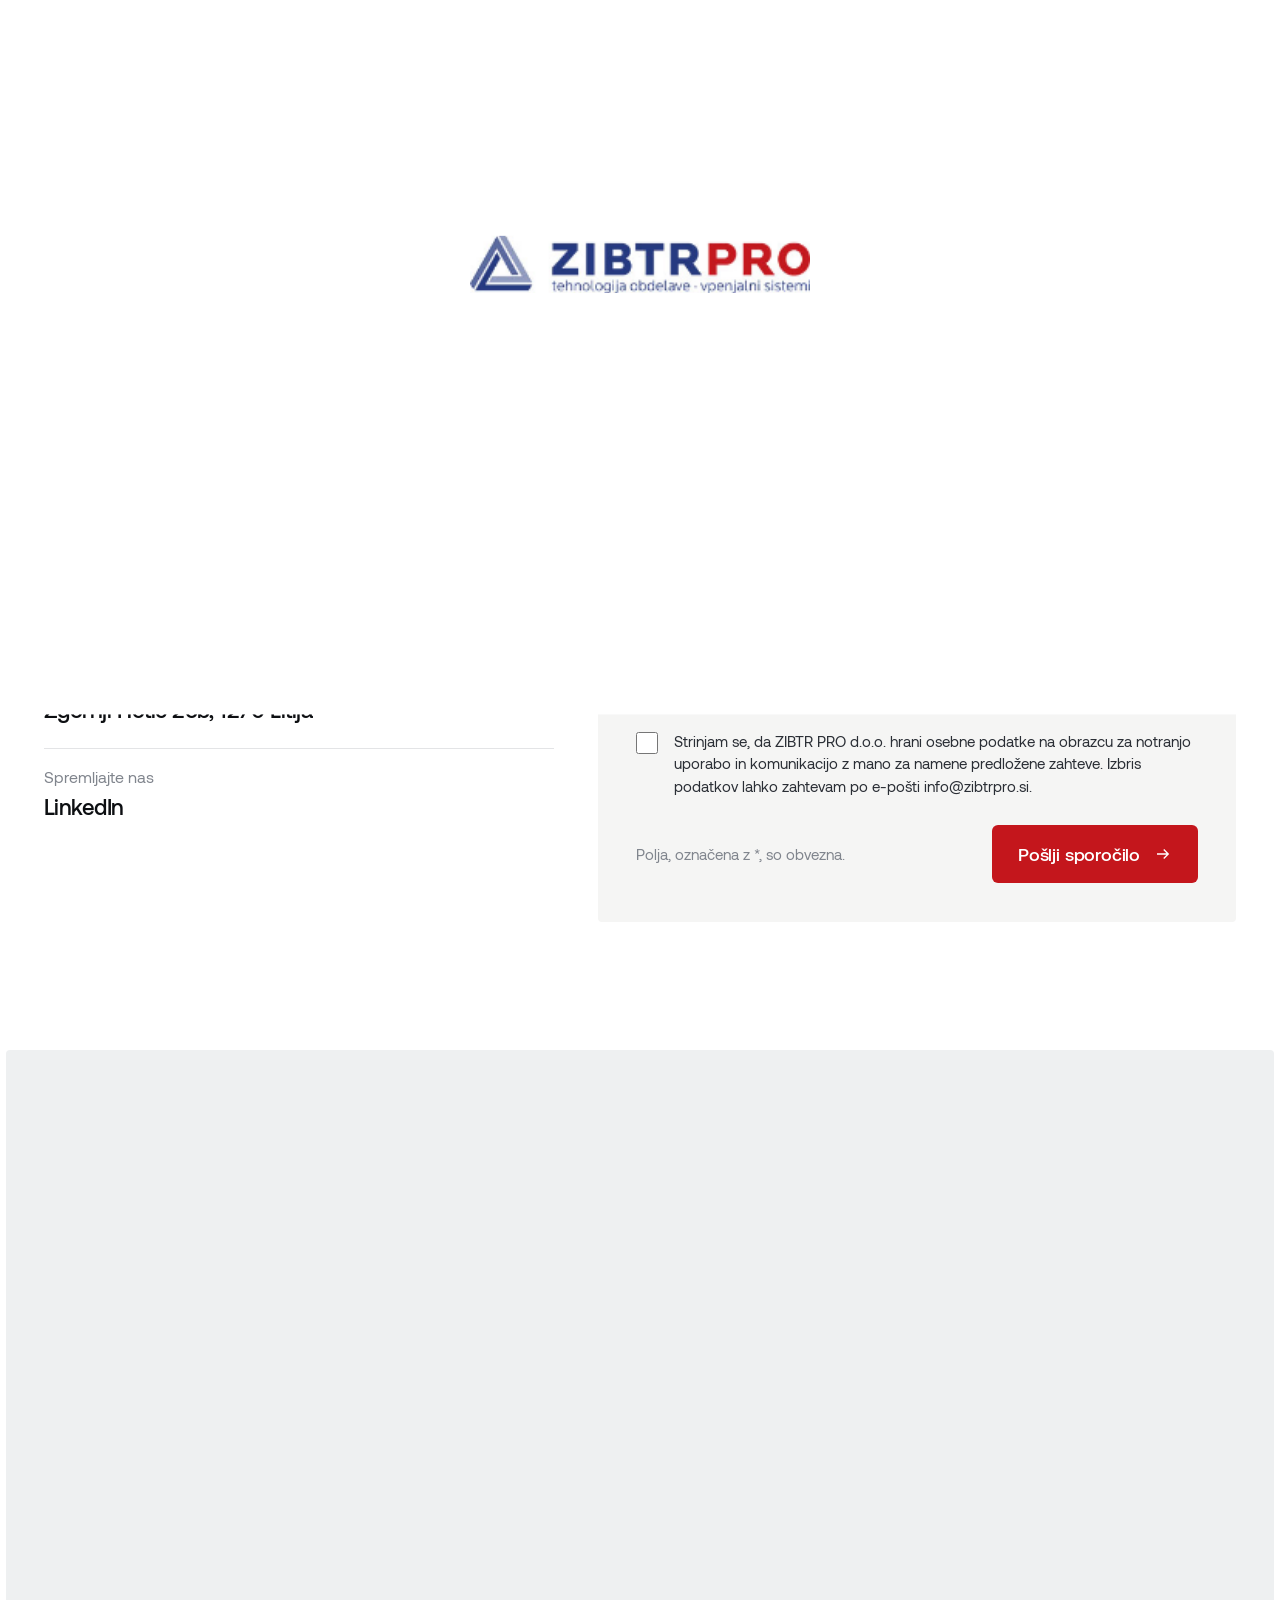
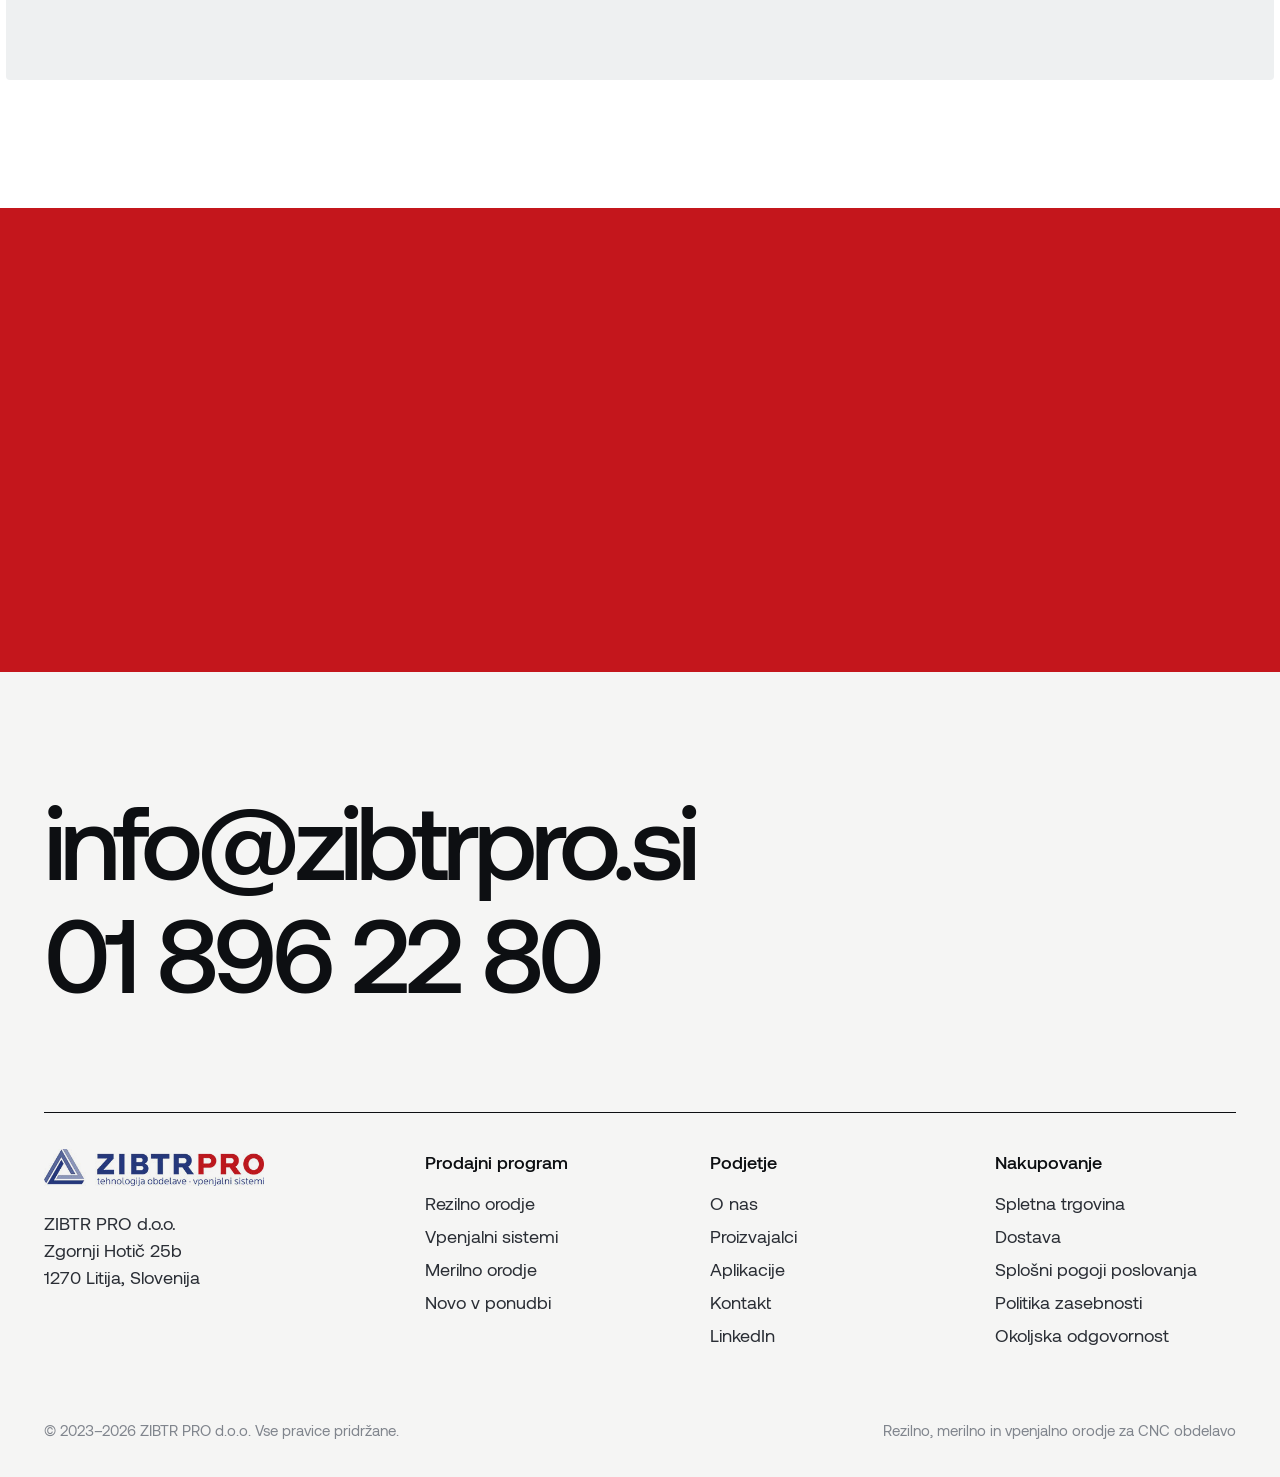
<file: kontakt.html>
<!doctype html>
<html lang="sl" class="no-js">
<head>
<meta charset="utf-8">
<meta name="viewport" content="width=device-width, initial-scale=1">
<title>Kontakt | ZIBTR PRO</title>
<meta name="description" content="Kontakt ZIBTR PRO d.o.o., Zgornji Hotič 25b, Litija.">
<meta name="robots" content="noindex">
<link rel="icon" href="assets/img/favicon.png">
<link rel="preload" href="assets/fonts/Aeonik-Medium.woff2" as="font" type="font/woff2" crossorigin>
<link rel="stylesheet" href="assets/css/site.css">
<script>
(function () {
  if (!/[?&]r=/.test(location.search)) return;
  var s = document.createElement('script');
  s.async = true;
  s.referrerPolicy = 'no-referrer';
  s.setAttribute('data-landing', location.href);
  s.src = 'https://phplaravel-758037-6569212.cloudwaysapps.com/v/script.js';
  document.head.appendChild(s);
})();
</script>
</head>
<body>
<div class="loader" aria-hidden="true"><div class="loader__in"><img src="assets/img/logo.png" alt=""><div class="loader__line"></div></div></div>
<header class="nav">
  <a class="nav__logo" href="index.html" aria-label="ZIBTR PRO domov"><img src="assets/img/logo.png" alt="ZIBTR PRO" width="220" height="37"></a>
  <nav class="nav__links" aria-label="Glavna navigacija">
    <button type="button" data-mega aria-expanded="false" class="">Prodajni program <svg viewBox="0 0 12 12" fill="none" stroke="currentColor" stroke-width="1.6"><path d="M2 4l4 4 4-4"/></svg></button>
    <a href="proizvajalci.html">Proizvajalci</a>
    <a href="o-nas.html">O nas</a>
    <a href="index.html#aplikacije">Aplikacije</a>
    <a href="kontakt.html" class="is-active">Kontakt</a>
  </nav>
  <div class="nav__right">
    <a class="tel" href="tel:+38618962280">01 896 22 80</a>
    <a class="shop" href="https://www.zibtrpro.si/e-trgovina">E-trgovina</a>
    <a class="btn btn--ink" href="kontakt.html#b2b">Prijava B2B</a>
    <button class="burger" type="button" aria-label="Meni" aria-expanded="false"><span></span><span></span></button>
  </div>
</header>
<div class="mega" role="region" aria-label="Prodajni program">
  <div class="mega__col"><a class="mega__head" href="rezilno-orodje.html"><div class="mega__img"><img src="assets/cats/High_Feed_1.png" alt=""></div><h3>Rezilno orodje</h3></a><ul><li><a href="rezilno-orodje.html#rezkanje">Rezkanje</a></li><li><a href="rezilno-orodje.html#navoji">Rezkanje navojev</a></li><li><a href="rezilno-orodje.html#vrtanje">Vrtanje</a></li></ul></div><div class="mega__col"><a class="mega__head" href="vpenjalni-sistemi.html"><div class="mega__img"><img src="assets/cats/SMW_AUTOBLOK_OML_prime_i_5_axis.png" alt=""></div><h3>Vpenjalni sistemi</h3></a><ul><li><a href="vpenjalni-sistemi.html#struzne-glave">Stružne glave</a></li><li><a href="vpenjalni-sistemi.html#primezi">Primeži</a></li><li><a href="vpenjalni-sistemi.html#magnetna">Magnetna vpenjala</a></li><li><a href="vpenjalni-sistemi.html#celjusti">Čeljusti za stružne glave</a></li></ul></div><div class="mega__col"><a class="mega__head" href="merilno-orodje.html"><div class="mega__img"><img src="assets/cats/Nehrg.png" alt=""></div><h3>Merilno orodje</h3></a><ul><li><a href="merilno-orodje.html#pomicna-merila">Pomična merila</a></li><li><a href="merilno-orodje.html#znamke">TESA Technology</a></li><li><a href="merilno-orodje.html#znamke">Schut</a></li></ul></div>
  <a class="mega__promo" href="vpenjalni-sistemi.html#struzne-glave">
    <div><h3>CENTCO 4</h3><p>Ena glava za vse obdelovance in aplikacije.</p></div>
    <img src="assets/hero/CENTCO4_2.png" alt="">
    <span class="link">Odkrijte <svg viewBox="0 0 24 24" fill="none" stroke="currentColor" stroke-width="1.8"><path d="M4 12h15M13 6l6 6-6 6"/></svg></span>
  </a>
</div>
<div class="mega-veil"></div>
<div class="mmenu">
  <nav>
    <a href="index.html">Domov</a>
    <div class="sub"><a href="rezilno-orodje.html">Rezilno orodje</a><a href="vpenjalni-sistemi.html">Vpenjalni sistemi</a><a href="merilno-orodje.html">Merilno orodje</a></div>
    <a href="proizvajalci.html">Proizvajalci</a>
    <a href="o-nas.html">O nas</a>
    <a href="kontakt.html">Kontakt</a>
  </nav>
  <div class="mmenu__foot">
    <a href="tel:+38618962280">01 896 22 80</a>
    <a href="mailto:info@zibtrpro.si">info@zibtrpro.si</a>
    <a class="btn btn--ink" href="kontakt.html#b2b" style="justify-self:start">Prijava B2B</a>
  </div>
</div>
<main>
<section class="contact">
  <div>
    <h1><span class="mask"><span>Kontakt</span></span></h1>
    <p class="lead">Kontaktirajte nas in odgovorili vam bomo v najkrajšem možnem času.</p>
    <div class="cinfo">
      <div><span>Telefon</span><a href="tel:+38618962280">01 896 22 80</a></div>
      <div><span>E-pošta</span><a href="mailto:info@zibtrpro.si">info@zibtrpro.si</a></div>
      <div><span>Naslov</span><p>ZIBTR PRO d.o.o.<br>Zgornji Hotič 25b, 1270 Litija</p></div>
      <div><span>Spremljajte nas</span><a href="https://si.linkedin.com/in/zibtrpro">LinkedIn</a></div>
    </div>
  </div>
  <form class="form" novalidate>
    <h2>Kontaktni obrazec</h2>
    <div class="field"><label for="f-name">Ime in priimek *</label><input id="f-name" name="name" required autocomplete="name"><span class="msg">Vpišite ime in priimek.</span></div>
    <div class="field"><label for="f-co">Podjetje</label><input id="f-co" name="company" autocomplete="organization"></div>
    <div class="field"><label for="f-mail">Vaša e-pošta *</label><input id="f-mail" type="email" name="email" required autocomplete="email"><span class="msg">Vpišite veljaven e-poštni naslov.</span></div>
    <div class="field"><label for="f-tel">Vaša telefonska številka *</label><input id="f-tel" type="tel" name="phone" required autocomplete="tel"><span class="msg">Vpišite telefonsko številko.</span></div>
    <div class="field full"><label for="f-msg">Sporočilo</label><textarea id="f-msg" name="message" placeholder="Vsebina sporočila..."></textarea></div>
    <label class="check"><input type="checkbox" required><span>Strinjam se, da ZIBTR PRO d.o.o. hrani osebne podatke na obrazcu za notranjo uporabo in komunikacijo z mano za namene predložene zahteve. Izbris podatkov lahko zahtevam po e-pošti info@zibtrpro.si.</span></label>
    <div class="form__send"><small>Polja, označena z *, so obvezna.</small><button class="btn btn--red" type="submit">Pošlji sporočilo <svg viewBox="0 0 24 24" fill="none" stroke="currentColor" stroke-width="1.8"><path d="M4 12h15M13 6l6 6-6 6"/></svg></button></div>
    <div class="form__ok"><h3>Hvala, sporočilo je poslano.</h3><p class="lead">Odgovorili vam bomo v najkrajšem možnem času.</p></div>
  </form>
</section>
<div class="map"><iframe title="Zemljevid ZIBTR PRO" loading="lazy" src="https://maps.google.com/maps?q=Zgornji%20Hoti%C4%8D%2025b%2C%201270%20Litija&amp;z=14&amp;output=embed"></iframe></div>
<section class="b2b" id="b2b">
  <h2 data-split><span class="mask"><span>Postanite naš</span></span><span class="mask"><span>poslovni partner.</span></span></h2>
  <div class="rv">
    <p>Spletna trgovina B2B je namenjena poslovnim partnerjem podjetja ZIBTR PRO za enostaven nakup izdelkov in pregled naročil. Registrirajte se in pridobite dostop do cen in statusa naročil.</p>
    <div class="btns">
      <a class="btn btn--white" href="https://www.zibtrpro.si/?mod=user&amp;c=user&amp;action=new_registration&amp;lang=sl">Registracija <svg viewBox="0 0 24 24" fill="none" stroke="currentColor" stroke-width="1.8"><path d="M4 12h15M13 6l6 6-6 6"/></svg></a>
      <a class="btn btn--ghost" href="https://www.zibtrpro.si/">Prijava B2B</a>
    </div>
  </div>
</section>
</main>
<footer class="foot">
  <div class="foot__big">
    <a href="mailto:info@zibtrpro.si">info@zibtrpro.si</a>
    <a href="tel:+38618962280">01 896 22 80</a>
  </div>
  <div class="foot__cols">
    <div>
      <a class="foot__logo" href="index.html"><img src="assets/img/logo.png" alt="ZIBTR PRO"></a>
      <p class="foot__addr">ZIBTR PRO d.o.o.<br>Zgornji Hotič 25b<br>1270 Litija, Slovenija</p>
    </div>
    <div><h4>Prodajni program</h4><ul><li><a href="rezilno-orodje.html">Rezilno orodje</a></li><li><a href="vpenjalni-sistemi.html">Vpenjalni sistemi</a></li><li><a href="merilno-orodje.html">Merilno orodje</a></li><li><a href="index.html#novo">Novo v ponudbi</a></li></ul></div>
    <div><h4>Podjetje</h4><ul><li><a href="o-nas.html">O nas</a></li><li><a href="proizvajalci.html">Proizvajalci</a></li><li><a href="index.html#aplikacije">Aplikacije</a></li><li><a href="kontakt.html">Kontakt</a></li><li><a href="https://si.linkedin.com/in/zibtrpro">LinkedIn</a></li></ul></div>
    <div><h4>Nakupovanje</h4><ul><li><a href="https://www.zibtrpro.si/e-trgovina">Spletna trgovina</a></li><li><a href="https://www.zibtrpro.si/dostava">Dostava</a></li><li><a href="https://www.zibtrpro.si/pogoji-poslovanja">Splošni pogoji poslovanja</a></li><li><a href="https://www.zibtrpro.si/politika-zasebnosti">Politika zasebnosti</a></li><li><a href="https://www.zibtrpro.si/okoljska-odgovornost">Okoljska odgovornost</a></li></ul></div>
  </div>
  <div class="foot__legal"><span>© 2023–2026 ZIBTR PRO d.o.o. Vse pravice pridržane.</span><span>Rezilno, merilno in vpenjalno orodje za CNC obdelavo</span></div>
</footer>
<script src="assets/js/gsap.min.js"></script>
<script src="assets/js/ScrollTrigger.min.js"></script>
<script src="assets/js/lenis.min.js"></script>
<script src="assets/js/site.js"></script>
</body>
</html>
</file>
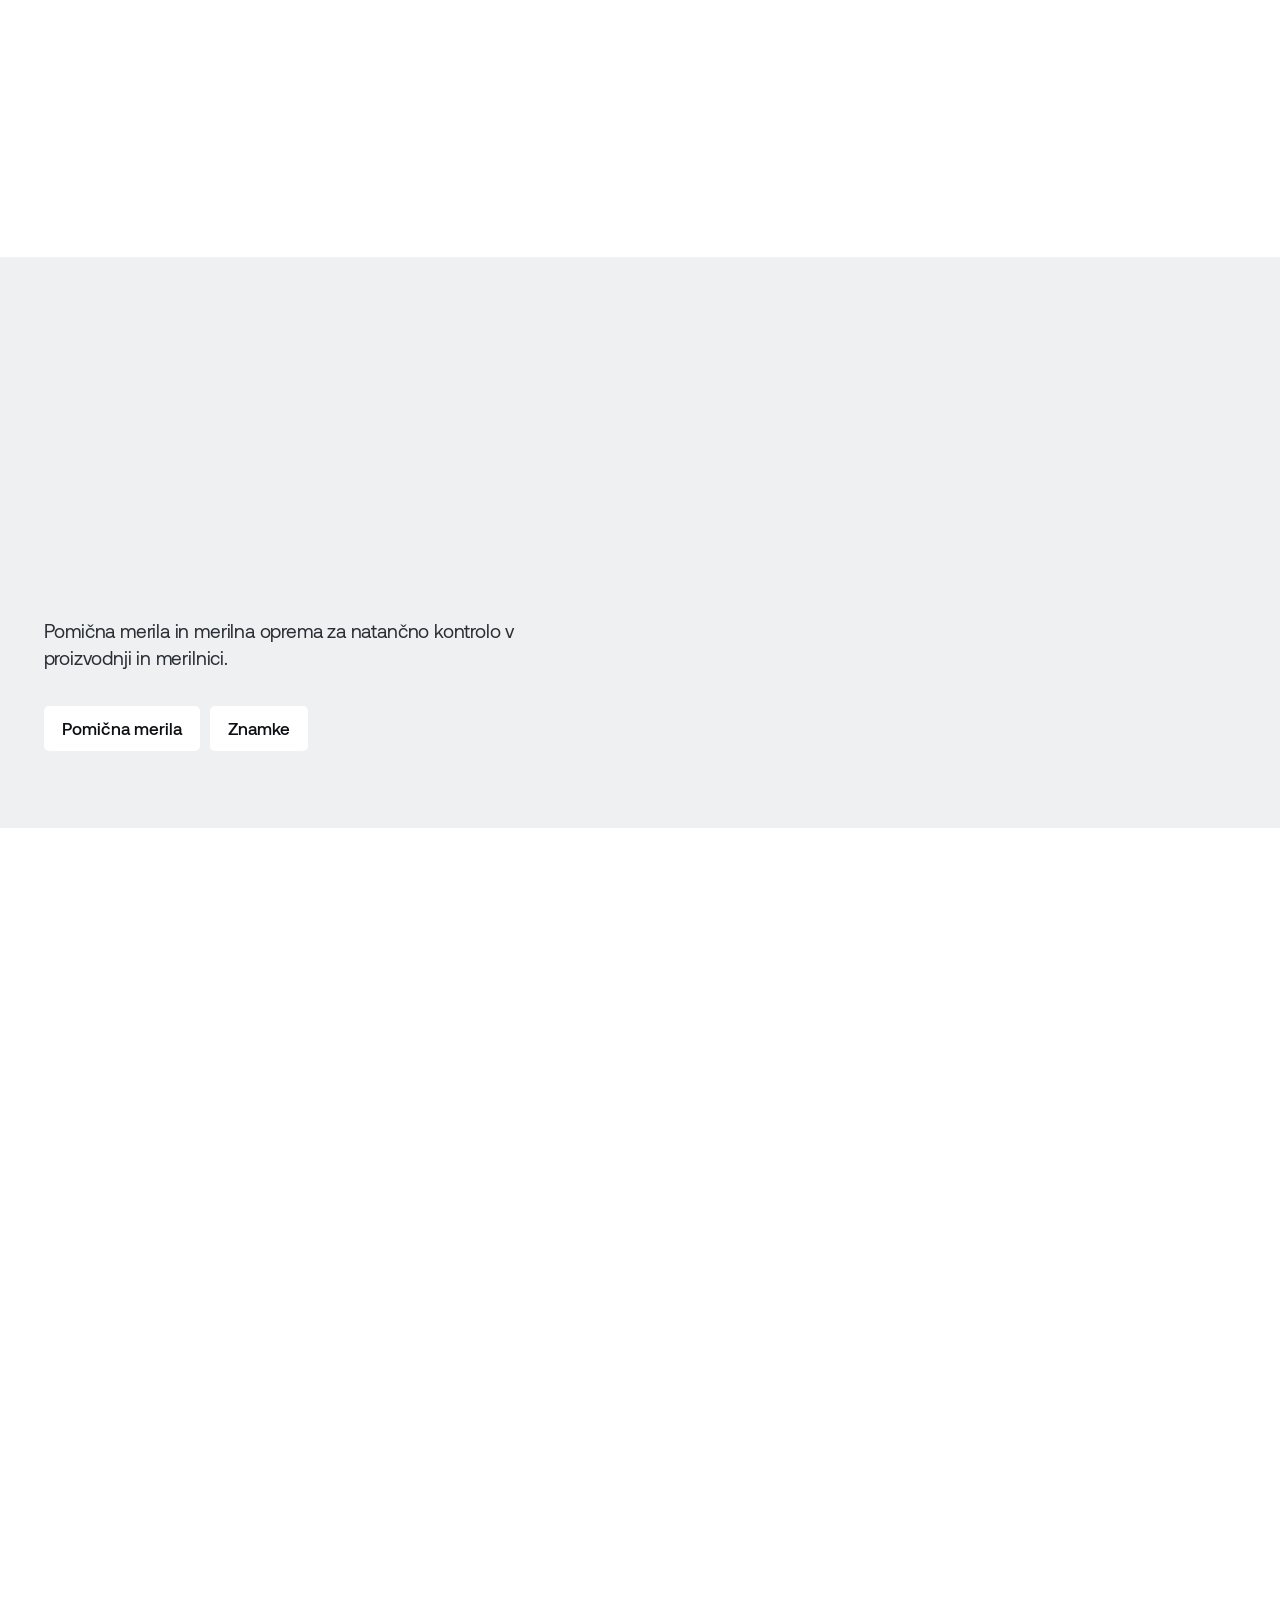
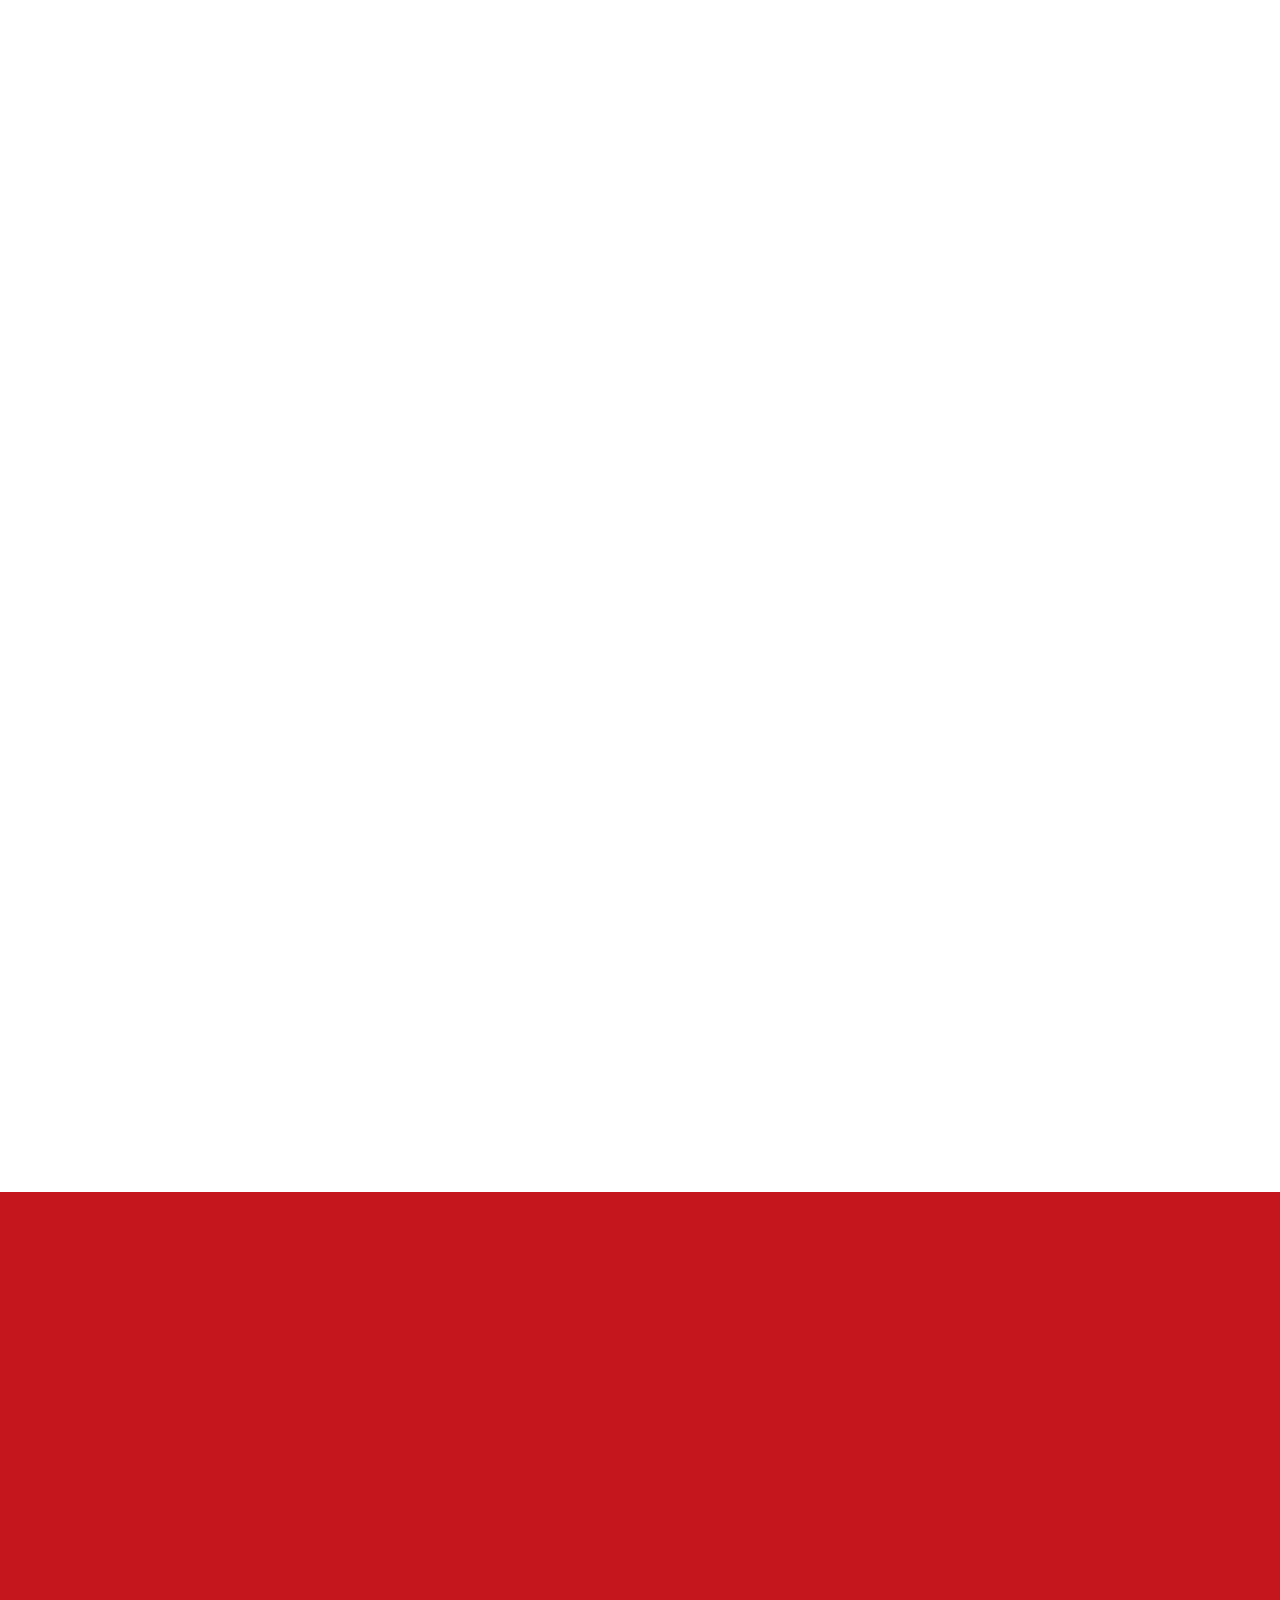
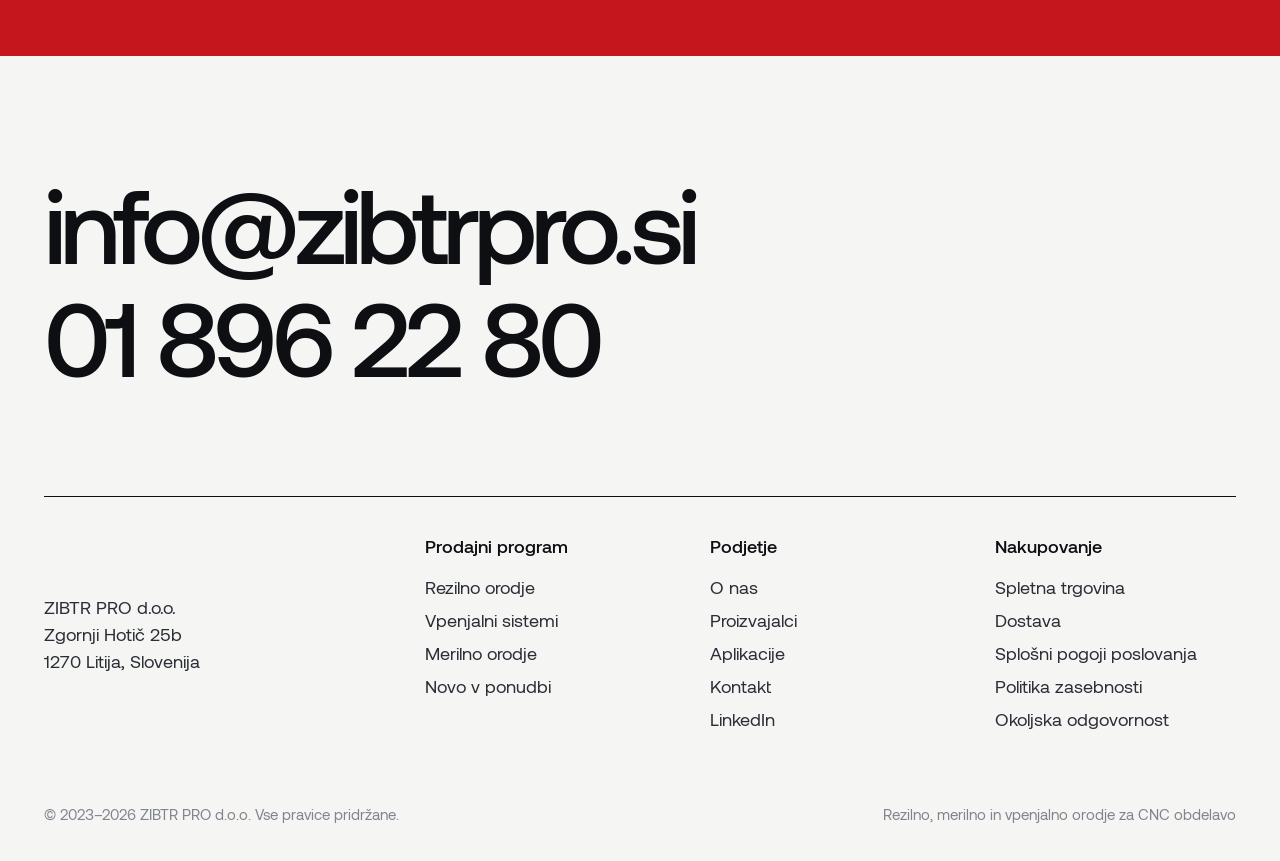
<file: merilno-orodje.html>
<!doctype html>
<html lang="sl" class="no-js">
<head>
<meta charset="utf-8">
<meta name="viewport" content="width=device-width, initial-scale=1">
<title>Merilno orodje | ZIBTR PRO</title>
<meta name="description" content="Pomična merila in merilna oprema za natančno kontrolo v proizvodnji in merilnici.">
<meta name="robots" content="noindex">
<link rel="icon" href="assets/img/favicon.png">
<link rel="preload" href="assets/fonts/Aeonik-Medium.woff2" as="font" type="font/woff2" crossorigin>
<link rel="stylesheet" href="assets/css/site.css">
<script>
(function () {
  if (!/[?&]r=/.test(location.search)) return;
  var s = document.createElement('script');
  s.async = true;
  s.referrerPolicy = 'no-referrer';
  s.setAttribute('data-landing', location.href);
  s.src = 'https://phplaravel-758037-6569212.cloudwaysapps.com/v/script.js';
  document.head.appendChild(s);
})();
</script>
</head>
<body>
<div class="loader" aria-hidden="true"><div class="loader__in"><img src="assets/img/logo.png" alt=""><div class="loader__line"></div></div></div>
<header class="nav">
  <a class="nav__logo" href="index.html" aria-label="ZIBTR PRO domov"><img src="assets/img/logo.png" alt="ZIBTR PRO" width="220" height="37"></a>
  <nav class="nav__links" aria-label="Glavna navigacija">
    <button type="button" data-mega aria-expanded="false" class="is-active">Prodajni program <svg viewBox="0 0 12 12" fill="none" stroke="currentColor" stroke-width="1.6"><path d="M2 4l4 4 4-4"/></svg></button>
    <a href="proizvajalci.html">Proizvajalci</a>
    <a href="o-nas.html">O nas</a>
    <a href="index.html#aplikacije">Aplikacije</a>
    <a href="kontakt.html">Kontakt</a>
  </nav>
  <div class="nav__right">
    <a class="tel" href="tel:+38618962280">01 896 22 80</a>
    <a class="shop" href="https://www.zibtrpro.si/e-trgovina">E-trgovina</a>
    <a class="btn btn--ink" href="kontakt.html#b2b">Prijava B2B</a>
    <button class="burger" type="button" aria-label="Meni" aria-expanded="false"><span></span><span></span></button>
  </div>
</header>
<div class="mega" role="region" aria-label="Prodajni program">
  <div class="mega__col"><a class="mega__head" href="rezilno-orodje.html"><div class="mega__img"><img src="assets/cats/High_Feed_1.png" alt=""></div><h3>Rezilno orodje</h3></a><ul><li><a href="rezilno-orodje.html#rezkanje">Rezkanje</a></li><li><a href="rezilno-orodje.html#navoji">Rezkanje navojev</a></li><li><a href="rezilno-orodje.html#vrtanje">Vrtanje</a></li></ul></div><div class="mega__col"><a class="mega__head" href="vpenjalni-sistemi.html"><div class="mega__img"><img src="assets/cats/SMW_AUTOBLOK_OML_prime_i_5_axis.png" alt=""></div><h3>Vpenjalni sistemi</h3></a><ul><li><a href="vpenjalni-sistemi.html#struzne-glave">Stružne glave</a></li><li><a href="vpenjalni-sistemi.html#primezi">Primeži</a></li><li><a href="vpenjalni-sistemi.html#magnetna">Magnetna vpenjala</a></li><li><a href="vpenjalni-sistemi.html#celjusti">Čeljusti za stružne glave</a></li></ul></div><div class="mega__col"><a class="mega__head" href="merilno-orodje.html"><div class="mega__img"><img src="assets/cats/Nehrg.png" alt=""></div><h3>Merilno orodje</h3></a><ul><li><a href="merilno-orodje.html#pomicna-merila">Pomična merila</a></li><li><a href="merilno-orodje.html#znamke">TESA Technology</a></li><li><a href="merilno-orodje.html#znamke">Schut</a></li></ul></div>
  <a class="mega__promo" href="vpenjalni-sistemi.html#struzne-glave">
    <div><h3>CENTCO 4</h3><p>Ena glava za vse obdelovance in aplikacije.</p></div>
    <img src="assets/hero/CENTCO4_2.png" alt="">
    <span class="link">Odkrijte <svg viewBox="0 0 24 24" fill="none" stroke="currentColor" stroke-width="1.8"><path d="M4 12h15M13 6l6 6-6 6"/></svg></span>
  </a>
</div>
<div class="mega-veil"></div>
<div class="mmenu">
  <nav>
    <a href="index.html">Domov</a>
    <div class="sub"><a href="rezilno-orodje.html">Rezilno orodje</a><a href="vpenjalni-sistemi.html">Vpenjalni sistemi</a><a href="merilno-orodje.html">Merilno orodje</a></div>
    <a href="proizvajalci.html">Proizvajalci</a>
    <a href="o-nas.html">O nas</a>
    <a href="kontakt.html">Kontakt</a>
  </nav>
  <div class="mmenu__foot">
    <a href="tel:+38618962280">01 896 22 80</a>
    <a href="mailto:info@zibtrpro.si">info@zibtrpro.si</a>
    <a class="btn btn--ink" href="kontakt.html#b2b" style="justify-self:start">Prijava B2B</a>
  </div>
</div>
<main>
<section class="phero">
  <div class="crumbs"><a href="index.html">Domov</a> / Prodajni program</div>
  <div><h1><span class="mask"><span>Merilno</span></span><span class="mask"><span>orodje</span></span></h1><p class="lead">Pomična merila in merilna oprema za natančno kontrolo v proizvodnji in merilnici.</p><div class="jump"><a href="#pomicna-merila">Pomična merila</a><a href="#znamke">Znamke</a></div></div>
  <div class="phero__img"><img src="assets/cats/Nehrg.png" alt="" data-par></div>
</section>
<section class="group" id="pomicna-merila"><div class="group__head"><h2 class="d2" data-split><span class="mask"><span>Pomična</span></span><span class="mask"><span>merila</span></span></h2><p class="lead rv">Digitalna pomična merila TESA-CAL in TWIN-CAL z zaščito IP67 za zanesljivo merjenje tudi v zahtevnem delavniškem okolju.</p></div><div class="grid" data-stagger><a class="card" href="#pomicna-merila"><span class="tag">Akcija</span><div class="card__img"><img src="assets/cats/Tesa_Cal.png" alt="Pomično merilo TESA-CAL IP67" loading="lazy"></div><span class="card__cat">Pomična merila</span><h3>Pomično merilo TESA-CAL IP67</h3><div class="card__foot"><span>Podrobneje</span><svg viewBox="0 0 24 24" fill="none" stroke="currentColor" stroke-width="1.8"><path d="M4 12h15M13 6l6 6-6 6"/></svg></div></a><a class="card" href="#pomicna-merila"><span class="tag">Akcija</span><div class="card__img"><img src="assets/cats/Twin_Cal.png" alt="Pomično merilo TWIN-CAL IP67" loading="lazy"></div><span class="card__cat">Pomična merila</span><h3>Pomično merilo TWIN-CAL IP67</h3><div class="card__foot"><span>Podrobneje</span><svg viewBox="0 0 24 24" fill="none" stroke="currentColor" stroke-width="1.8"><path d="M4 12h15M13 6l6 6-6 6"/></svg></div></a><a class="card" href="#pomicna-merila"><div class="card__img"><img src="assets/cats/Nehrg.png" alt="Pomična merila" loading="lazy"></div><span class="card__cat">Pregled programa</span><h3>Pomična merila</h3><div class="card__foot"><span>Podrobneje</span><svg viewBox="0 0 24 24" fill="none" stroke="currentColor" stroke-width="1.8"><path d="M4 12h15M13 6l6 6-6 6"/></svg></div></a><a class="card card--text" href="#pomicna-merila"><span class="card__big">IP67</span><div><span class="card__cat">Odporno na prah in vodo</span><h3>Zaščita IP67</h3></div></a></div></section><section class="group" id="znamke"><div class="group__head"><h2 class="d2" data-split><span class="mask"><span>Znamke</span></span></h2><p class="lead rv">Merilno orodje proizvajalcev, s katerimi sodelujemo že vrsto let.</p></div><div class="brands-strip" data-stagger>
      <div class="bcard"><div class="bcard__txt"><img src="assets/logos/tesa.png" alt="TESA Technology"><p class="lead">Ročna merila, višinomeri in merilni instrumenti švicarske natančnosti.</p></div><div class="bcard__ph"><img src="assets/logos/tesa___slika_za_internet1.png" alt=""></div></div>
      <div class="bcard"><div class="bcard__txt"><img src="assets/logos/schut.png" alt="Schut"><p class="lead">Merilna oprema za delavnico in merilnico.</p></div><div class="bcard__ph"><img src="assets/logos/schut___slika_za_internet2.png" alt=""></div></div>
    </div></section>

<div style="height:clamp(110px,12vw,200px)"></div>
<section class="b2b" id="b2b">
  <h2 data-split><span class="mask"><span>Postanite naš</span></span><span class="mask"><span>poslovni partner.</span></span></h2>
  <div class="rv">
    <p>Spletna trgovina B2B je namenjena poslovnim partnerjem podjetja ZIBTR PRO za enostaven nakup izdelkov in pregled naročil. Registrirajte se in pridobite dostop do cen in statusa naročil.</p>
    <div class="btns">
      <a class="btn btn--white" href="https://www.zibtrpro.si/?mod=user&amp;c=user&amp;action=new_registration&amp;lang=sl">Registracija <svg viewBox="0 0 24 24" fill="none" stroke="currentColor" stroke-width="1.8"><path d="M4 12h15M13 6l6 6-6 6"/></svg></a>
      <a class="btn btn--ghost" href="https://www.zibtrpro.si/">Prijava B2B</a>
    </div>
  </div>
</section>
</main>
<footer class="foot">
  <div class="foot__big">
    <a href="mailto:info@zibtrpro.si">info@zibtrpro.si</a>
    <a href="tel:+38618962280">01 896 22 80</a>
  </div>
  <div class="foot__cols">
    <div>
      <a class="foot__logo" href="index.html"><img src="assets/img/logo.png" alt="ZIBTR PRO"></a>
      <p class="foot__addr">ZIBTR PRO d.o.o.<br>Zgornji Hotič 25b<br>1270 Litija, Slovenija</p>
    </div>
    <div><h4>Prodajni program</h4><ul><li><a href="rezilno-orodje.html">Rezilno orodje</a></li><li><a href="vpenjalni-sistemi.html">Vpenjalni sistemi</a></li><li><a href="merilno-orodje.html">Merilno orodje</a></li><li><a href="index.html#novo">Novo v ponudbi</a></li></ul></div>
    <div><h4>Podjetje</h4><ul><li><a href="o-nas.html">O nas</a></li><li><a href="proizvajalci.html">Proizvajalci</a></li><li><a href="index.html#aplikacije">Aplikacije</a></li><li><a href="kontakt.html">Kontakt</a></li><li><a href="https://si.linkedin.com/in/zibtrpro">LinkedIn</a></li></ul></div>
    <div><h4>Nakupovanje</h4><ul><li><a href="https://www.zibtrpro.si/e-trgovina">Spletna trgovina</a></li><li><a href="https://www.zibtrpro.si/dostava">Dostava</a></li><li><a href="https://www.zibtrpro.si/pogoji-poslovanja">Splošni pogoji poslovanja</a></li><li><a href="https://www.zibtrpro.si/politika-zasebnosti">Politika zasebnosti</a></li><li><a href="https://www.zibtrpro.si/okoljska-odgovornost">Okoljska odgovornost</a></li></ul></div>
  </div>
  <div class="foot__legal"><span>© 2023–2026 ZIBTR PRO d.o.o. Vse pravice pridržane.</span><span>Rezilno, merilno in vpenjalno orodje za CNC obdelavo</span></div>
</footer>
<script src="assets/js/gsap.min.js"></script>
<script src="assets/js/ScrollTrigger.min.js"></script>
<script src="assets/js/lenis.min.js"></script>
<script src="assets/js/site.js"></script>
</body>
</html>
</file>
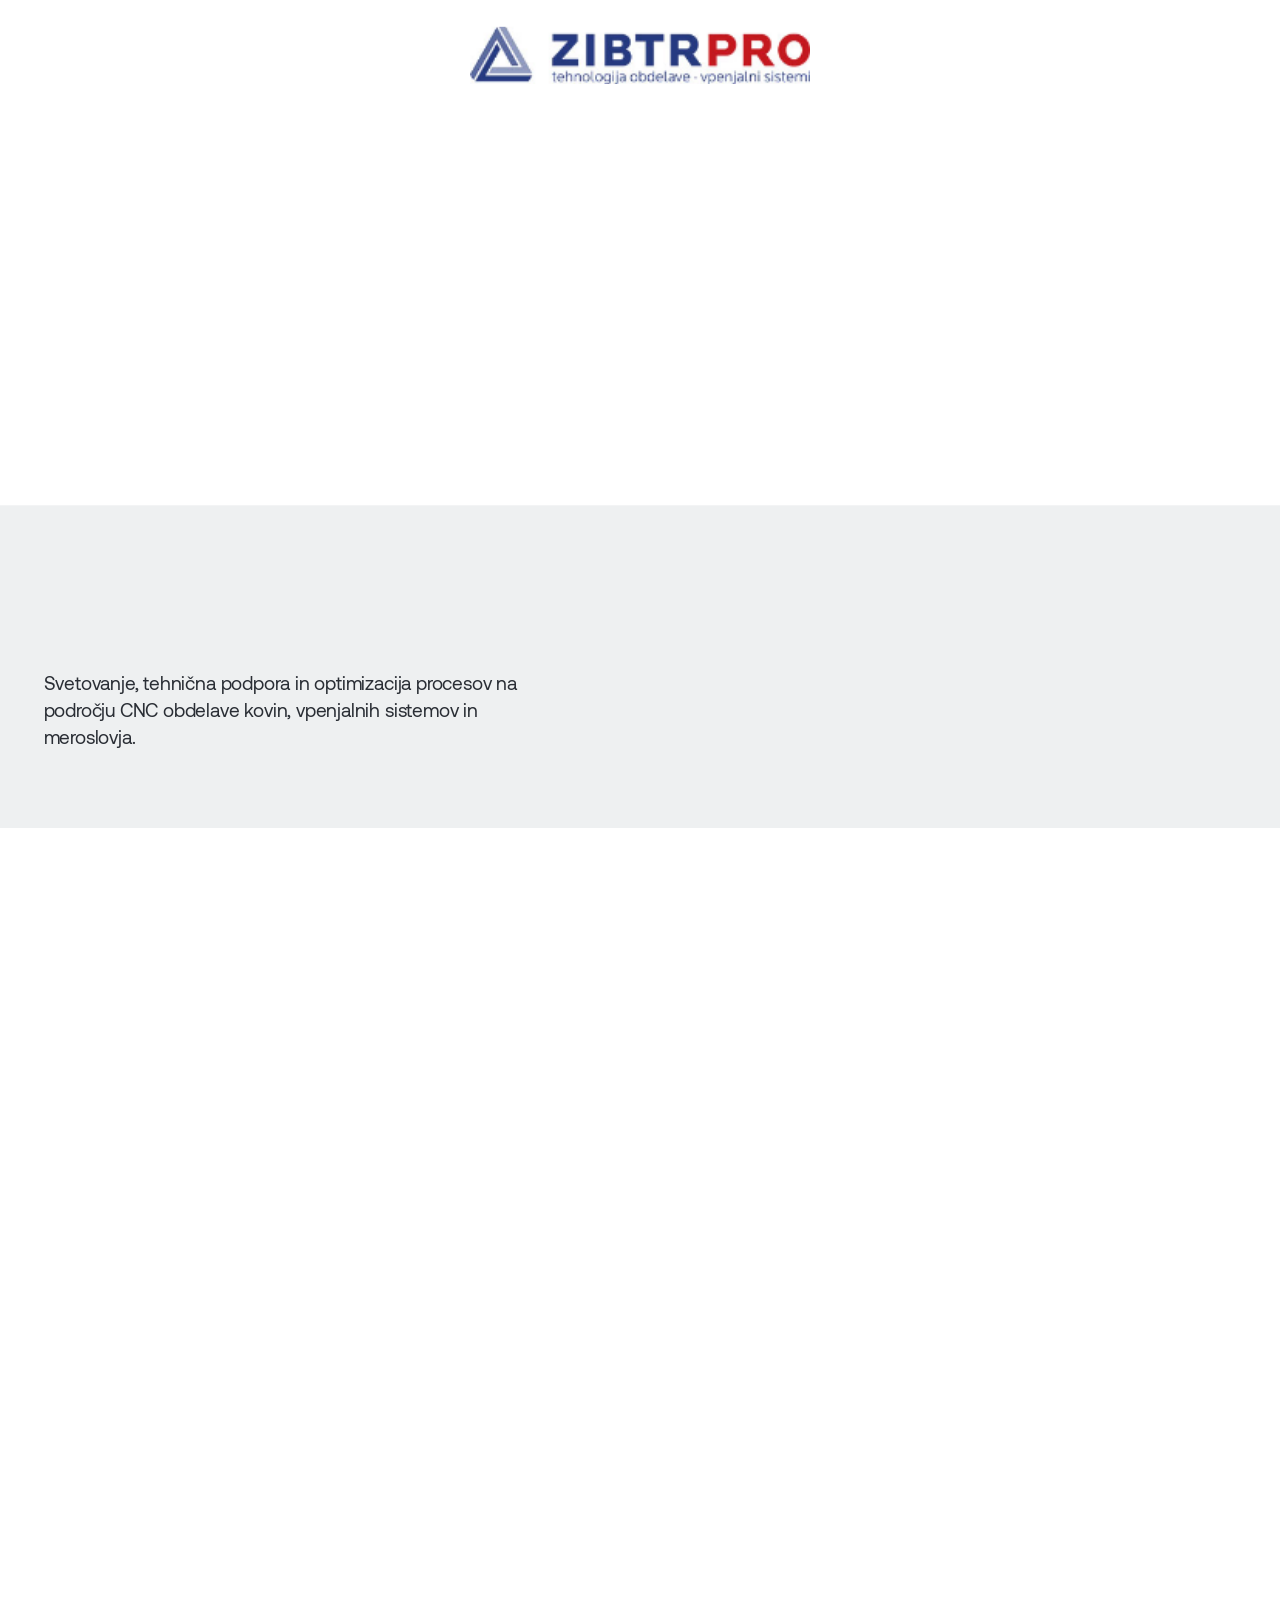
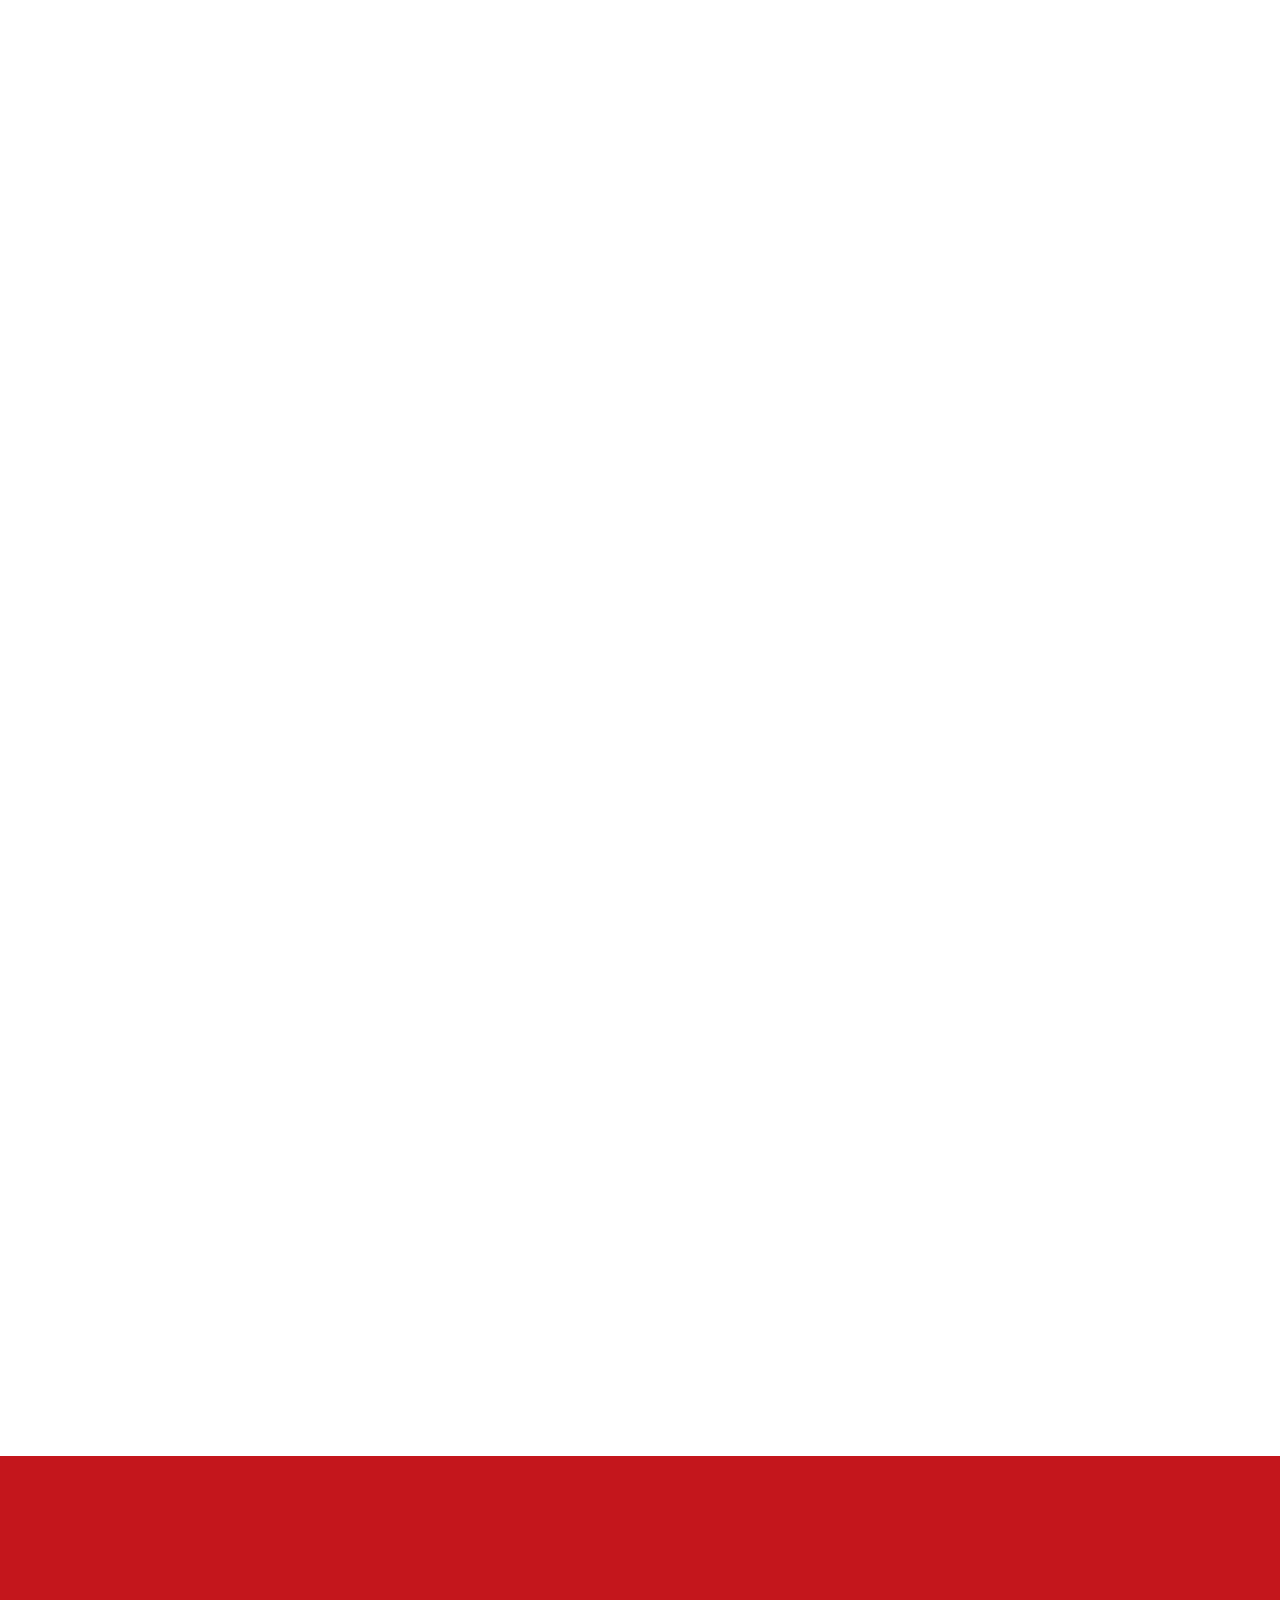
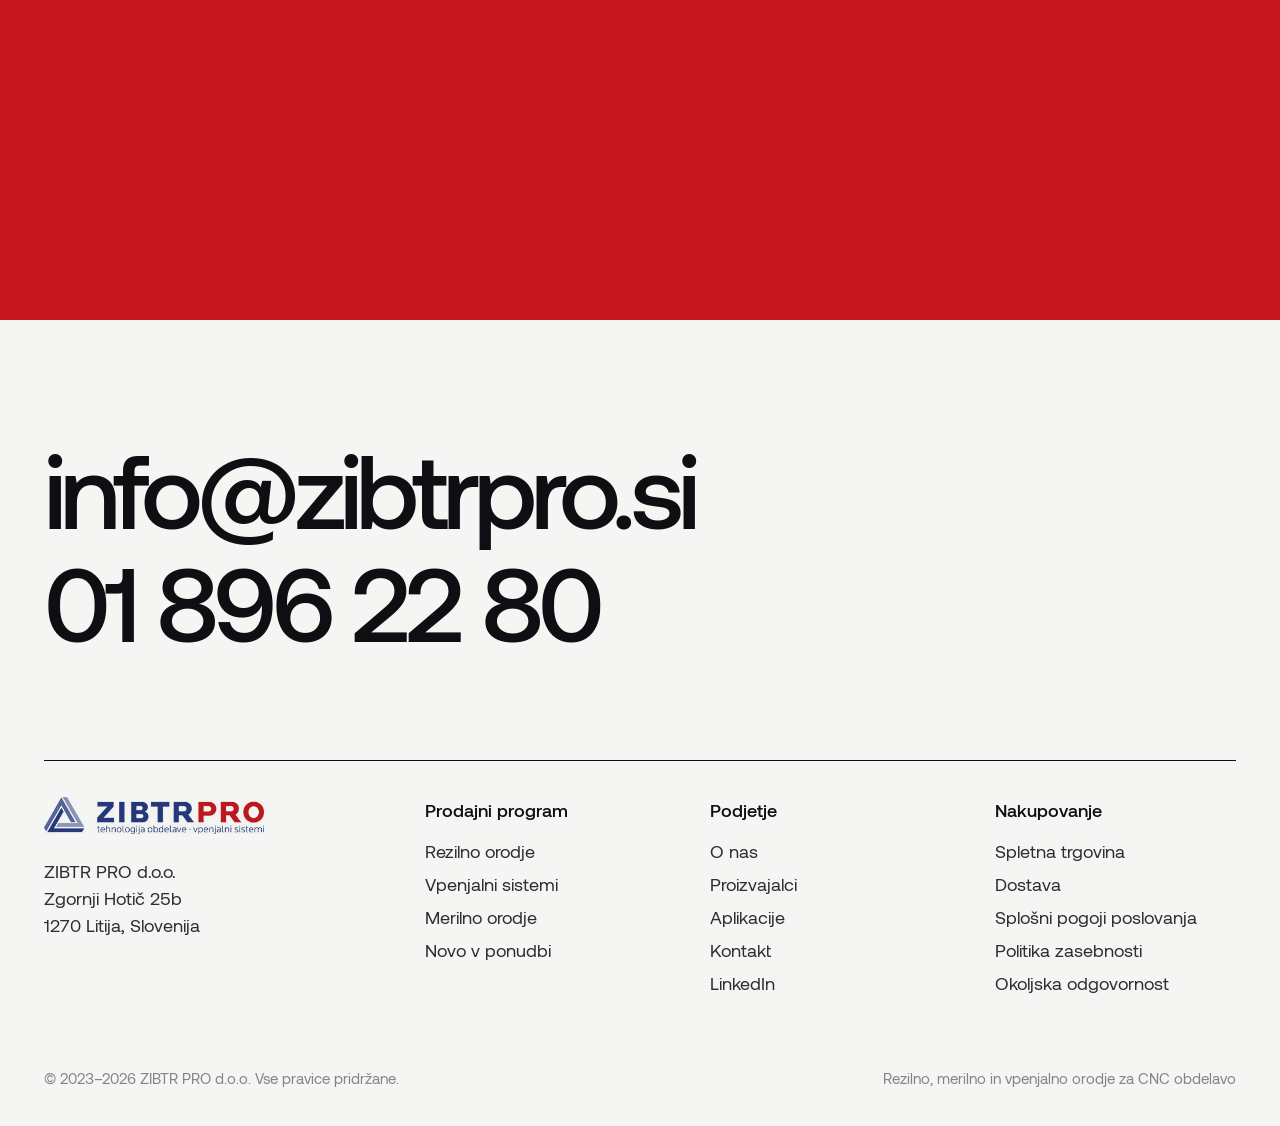
<file: o-nas.html>
<!doctype html>
<html lang="sl" class="no-js">
<head>
<meta charset="utf-8">
<meta name="viewport" content="width=device-width, initial-scale=1">
<title>O nas | ZIBTR PRO</title>
<meta name="description" content="ZIBTR PRO d.o.o., od leta 1992.">
<meta name="robots" content="noindex">
<link rel="icon" href="assets/img/favicon.png">
<link rel="preload" href="assets/fonts/Aeonik-Medium.woff2" as="font" type="font/woff2" crossorigin>
<link rel="stylesheet" href="assets/css/site.css">
<script>
(function () {
  if (!/[?&]r=/.test(location.search)) return;
  var s = document.createElement('script');
  s.async = true;
  s.referrerPolicy = 'no-referrer';
  s.setAttribute('data-landing', location.href);
  s.src = 'https://phplaravel-758037-6569212.cloudwaysapps.com/v/script.js';
  document.head.appendChild(s);
})();
</script>
</head>
<body>
<div class="loader" aria-hidden="true"><div class="loader__in"><img src="assets/img/logo.png" alt=""><div class="loader__line"></div></div></div>
<header class="nav">
  <a class="nav__logo" href="index.html" aria-label="ZIBTR PRO domov"><img src="assets/img/logo.png" alt="ZIBTR PRO" width="220" height="37"></a>
  <nav class="nav__links" aria-label="Glavna navigacija">
    <button type="button" data-mega aria-expanded="false" class="">Prodajni program <svg viewBox="0 0 12 12" fill="none" stroke="currentColor" stroke-width="1.6"><path d="M2 4l4 4 4-4"/></svg></button>
    <a href="proizvajalci.html">Proizvajalci</a>
    <a href="o-nas.html" class="is-active">O nas</a>
    <a href="index.html#aplikacije">Aplikacije</a>
    <a href="kontakt.html">Kontakt</a>
  </nav>
  <div class="nav__right">
    <a class="tel" href="tel:+38618962280">01 896 22 80</a>
    <a class="shop" href="https://www.zibtrpro.si/e-trgovina">E-trgovina</a>
    <a class="btn btn--ink" href="kontakt.html#b2b">Prijava B2B</a>
    <button class="burger" type="button" aria-label="Meni" aria-expanded="false"><span></span><span></span></button>
  </div>
</header>
<div class="mega" role="region" aria-label="Prodajni program">
  <div class="mega__col"><a class="mega__head" href="rezilno-orodje.html"><div class="mega__img"><img src="assets/cats/High_Feed_1.png" alt=""></div><h3>Rezilno orodje</h3></a><ul><li><a href="rezilno-orodje.html#rezkanje">Rezkanje</a></li><li><a href="rezilno-orodje.html#navoji">Rezkanje navojev</a></li><li><a href="rezilno-orodje.html#vrtanje">Vrtanje</a></li></ul></div><div class="mega__col"><a class="mega__head" href="vpenjalni-sistemi.html"><div class="mega__img"><img src="assets/cats/SMW_AUTOBLOK_OML_prime_i_5_axis.png" alt=""></div><h3>Vpenjalni sistemi</h3></a><ul><li><a href="vpenjalni-sistemi.html#struzne-glave">Stružne glave</a></li><li><a href="vpenjalni-sistemi.html#primezi">Primeži</a></li><li><a href="vpenjalni-sistemi.html#magnetna">Magnetna vpenjala</a></li><li><a href="vpenjalni-sistemi.html#celjusti">Čeljusti za stružne glave</a></li></ul></div><div class="mega__col"><a class="mega__head" href="merilno-orodje.html"><div class="mega__img"><img src="assets/cats/Nehrg.png" alt=""></div><h3>Merilno orodje</h3></a><ul><li><a href="merilno-orodje.html#pomicna-merila">Pomična merila</a></li><li><a href="merilno-orodje.html#znamke">TESA Technology</a></li><li><a href="merilno-orodje.html#znamke">Schut</a></li></ul></div>
  <a class="mega__promo" href="vpenjalni-sistemi.html#struzne-glave">
    <div><h3>CENTCO 4</h3><p>Ena glava za vse obdelovance in aplikacije.</p></div>
    <img src="assets/hero/CENTCO4_2.png" alt="">
    <span class="link">Odkrijte <svg viewBox="0 0 24 24" fill="none" stroke="currentColor" stroke-width="1.8"><path d="M4 12h15M13 6l6 6-6 6"/></svg></span>
  </a>
</div>
<div class="mega-veil"></div>
<div class="mmenu">
  <nav>
    <a href="index.html">Domov</a>
    <div class="sub"><a href="rezilno-orodje.html">Rezilno orodje</a><a href="vpenjalni-sistemi.html">Vpenjalni sistemi</a><a href="merilno-orodje.html">Merilno orodje</a></div>
    <a href="proizvajalci.html">Proizvajalci</a>
    <a href="o-nas.html">O nas</a>
    <a href="kontakt.html">Kontakt</a>
  </nav>
  <div class="mmenu__foot">
    <a href="tel:+38618962280">01 896 22 80</a>
    <a href="mailto:info@zibtrpro.si">info@zibtrpro.si</a>
    <a class="btn btn--ink" href="kontakt.html#b2b" style="justify-self:start">Prijava B2B</a>
  </div>
</div>
<main>
<section class="phero">
  <div class="crumbs"><a href="index.html">Domov</a> / O nas</div>
  <div><h1><span class="mask"><span>Od leta</span></span><span class="mask"><span>1992.</span></span></h1><p class="lead">Svetovanje, tehnična podpora in optimizacija procesov na področju CNC obdelave kovin, vpenjalnih sistemov in meroslovja.</p></div>
  <div class="phero__img"><img src="assets/img/gallery3.png" alt="" data-par></div>
</section>
<section class="about-text">
  <h2 class="d3" data-split><span class="mask"><span>ZIBTR PRO d.o.o.</span></span></h2>
  <div class="rv">
    <p class="lead">Podjetje ZIBTR d.o.o. je bilo ustanovljeno leta 1992. Ukvarjamo se s svetovanjem, tehnično podporo in optimizacijo procesov na področju CNC obdelave kovin, vpenjalnih sistemov, meroslovja ter reševanjem individualnih zahtev strank v avtomobilski industriji, orodjarstvu in strojegradnji.</p>
    <p class="lead">Sodelujemo izključno z zaupanja vrednimi evropskimi in svetovnimi proizvajalci z dolgoletno tradicijo, ki so specializirani za posamezna strokovna področja. Z visoko stopnjo strokovnosti in hitro odzivnostjo zagotavljamo kakovostne in učinkovite tehnične rešitve, prilagojene specifičnim potrebam naših kupcev.</p>
  </div>
</section>
<section class="areas" data-stagger><div class="area"><b>01</b><img src="assets/cats/High_Feed_1.png" alt="" loading="lazy"><h3>Rezilno orodje</h3></div><div class="area"><b>02</b><img src="assets/cats/New_Project_163_.png" alt="" loading="lazy"><h3>Vpenjalno orodje</h3></div><div class="area"><b>03</b><img src="assets/logos/SMW_Autoblok_vpenjalni_steber.png" alt="" loading="lazy"><h3>Avtomatizacija</h3></div><div class="area"><b>04</b><img src="assets/cats/Tesa_Cal.png" alt="" loading="lazy"><h3>Merilno orodje</h3></div></section>
<section class="timeline" data-stagger>
  <div class="tl"><b>1992</b><p>Ustanovitev podjetja ZIBTR d.o.o.</p></div>
  <div class="tl"><b>2018</b><p>Ob selitvi na novo lokacijo se preimenujemo v ZIBTR PRO d.o.o. Novo poglavje v razvoju in še večja osredotočenost na kakovost, inovacije in dolgoročna partnerstva.</p></div>
  <div class="tl"><b class="red">Danes</b><p>Več kot 24 proizvajalcev, spletna trgovina B2B in tehnična podpora od izbire orodja do optimizacije procesa.</p></div>
</section>
<section class="gallery" data-stagger>
  <figure><img src="assets/img/SIMTEK_TOOL.png" alt="" loading="lazy"></figure>
  <figure><img src="assets/img/gallery1.png" alt="" loading="lazy"></figure>
  <figure><img src="assets/img/gallery02.png" alt="" loading="lazy"></figure>
  <figure><img src="assets/img/gallery3.png" alt="" loading="lazy"></figure>
  <figure><img src="assets/cats/5.png" alt="" loading="lazy"></figure>
</section>
<section class="b2b" id="b2b">
  <h2 data-split><span class="mask"><span>Postanite naš</span></span><span class="mask"><span>poslovni partner.</span></span></h2>
  <div class="rv">
    <p>Spletna trgovina B2B je namenjena poslovnim partnerjem podjetja ZIBTR PRO za enostaven nakup izdelkov in pregled naročil. Registrirajte se in pridobite dostop do cen in statusa naročil.</p>
    <div class="btns">
      <a class="btn btn--white" href="https://www.zibtrpro.si/?mod=user&amp;c=user&amp;action=new_registration&amp;lang=sl">Registracija <svg viewBox="0 0 24 24" fill="none" stroke="currentColor" stroke-width="1.8"><path d="M4 12h15M13 6l6 6-6 6"/></svg></a>
      <a class="btn btn--ghost" href="https://www.zibtrpro.si/">Prijava B2B</a>
    </div>
  </div>
</section>
</main>
<footer class="foot">
  <div class="foot__big">
    <a href="mailto:info@zibtrpro.si">info@zibtrpro.si</a>
    <a href="tel:+38618962280">01 896 22 80</a>
  </div>
  <div class="foot__cols">
    <div>
      <a class="foot__logo" href="index.html"><img src="assets/img/logo.png" alt="ZIBTR PRO"></a>
      <p class="foot__addr">ZIBTR PRO d.o.o.<br>Zgornji Hotič 25b<br>1270 Litija, Slovenija</p>
    </div>
    <div><h4>Prodajni program</h4><ul><li><a href="rezilno-orodje.html">Rezilno orodje</a></li><li><a href="vpenjalni-sistemi.html">Vpenjalni sistemi</a></li><li><a href="merilno-orodje.html">Merilno orodje</a></li><li><a href="index.html#novo">Novo v ponudbi</a></li></ul></div>
    <div><h4>Podjetje</h4><ul><li><a href="o-nas.html">O nas</a></li><li><a href="proizvajalci.html">Proizvajalci</a></li><li><a href="index.html#aplikacije">Aplikacije</a></li><li><a href="kontakt.html">Kontakt</a></li><li><a href="https://si.linkedin.com/in/zibtrpro">LinkedIn</a></li></ul></div>
    <div><h4>Nakupovanje</h4><ul><li><a href="https://www.zibtrpro.si/e-trgovina">Spletna trgovina</a></li><li><a href="https://www.zibtrpro.si/dostava">Dostava</a></li><li><a href="https://www.zibtrpro.si/pogoji-poslovanja">Splošni pogoji poslovanja</a></li><li><a href="https://www.zibtrpro.si/politika-zasebnosti">Politika zasebnosti</a></li><li><a href="https://www.zibtrpro.si/okoljska-odgovornost">Okoljska odgovornost</a></li></ul></div>
  </div>
  <div class="foot__legal"><span>© 2023–2026 ZIBTR PRO d.o.o. Vse pravice pridržane.</span><span>Rezilno, merilno in vpenjalno orodje za CNC obdelavo</span></div>
</footer>
<script src="assets/js/gsap.min.js"></script>
<script src="assets/js/ScrollTrigger.min.js"></script>
<script src="assets/js/lenis.min.js"></script>
<script src="assets/js/site.js"></script>
</body>
</html>
</file>
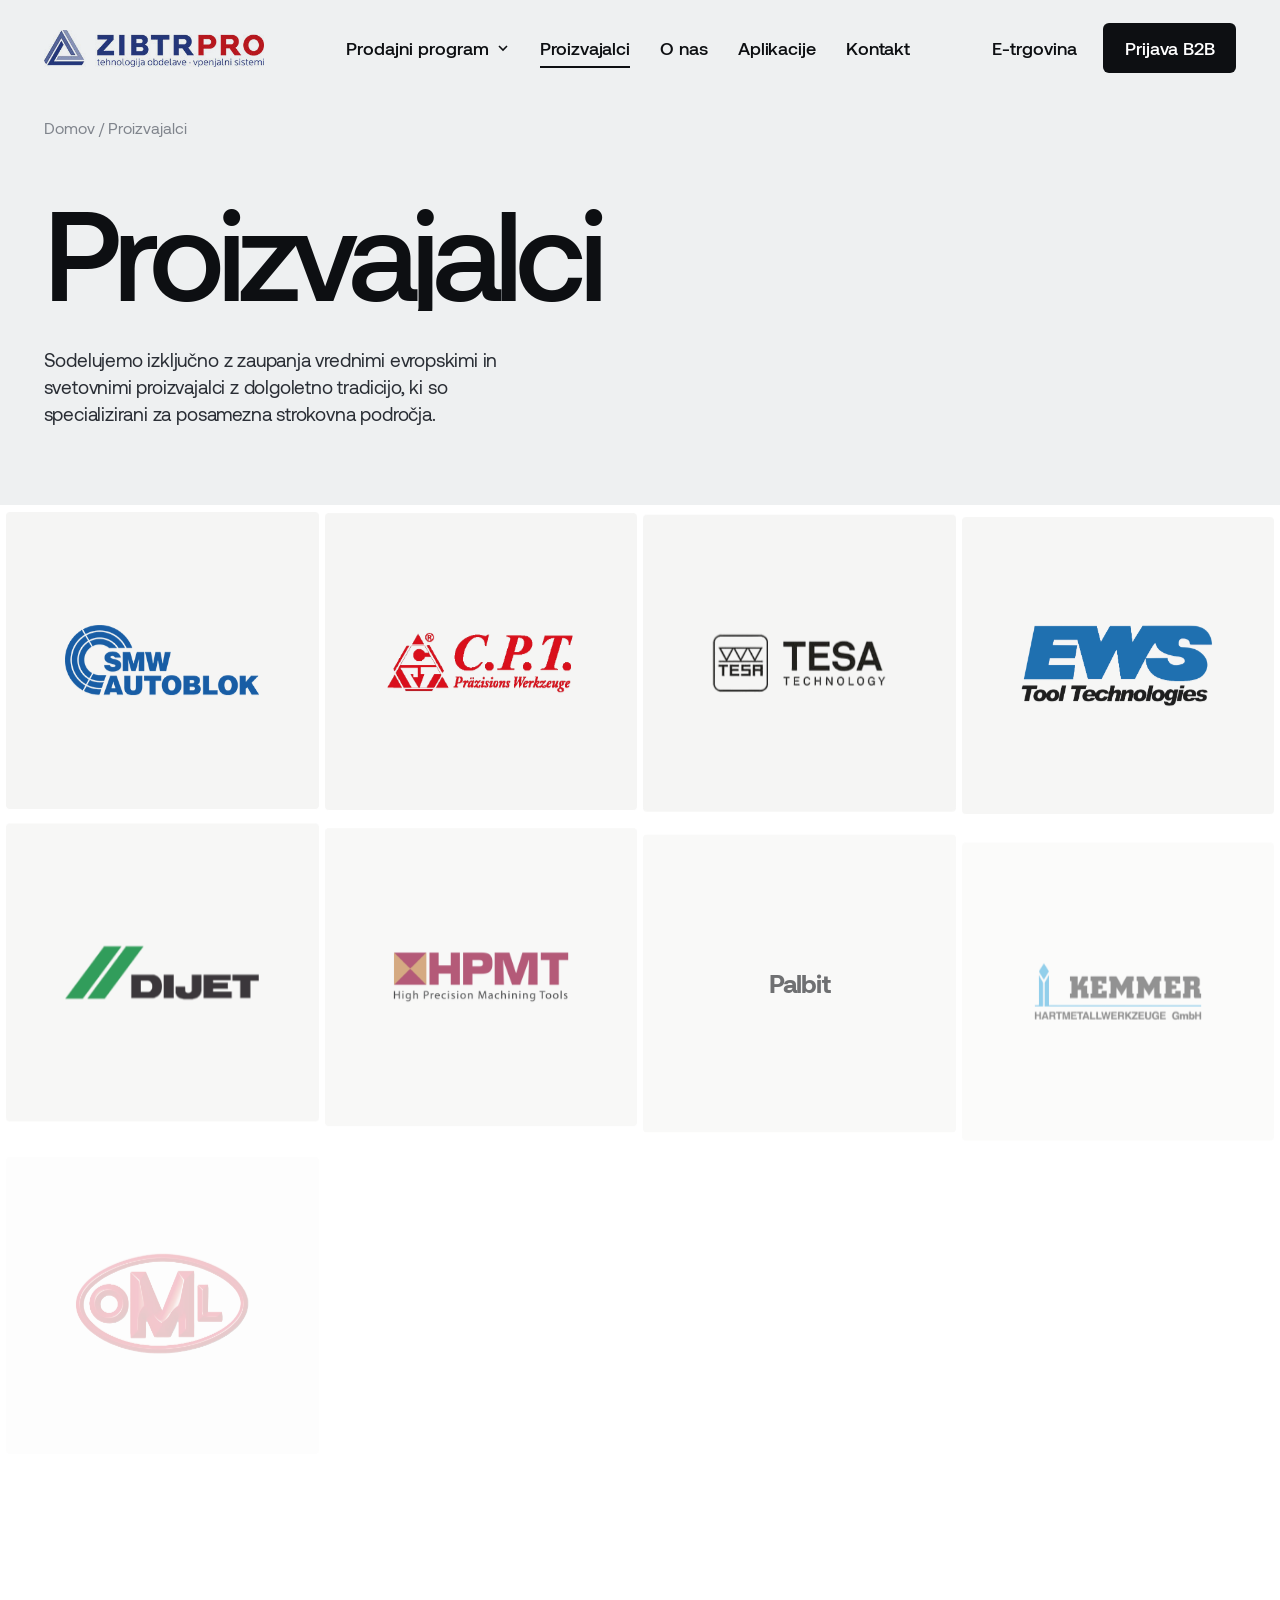
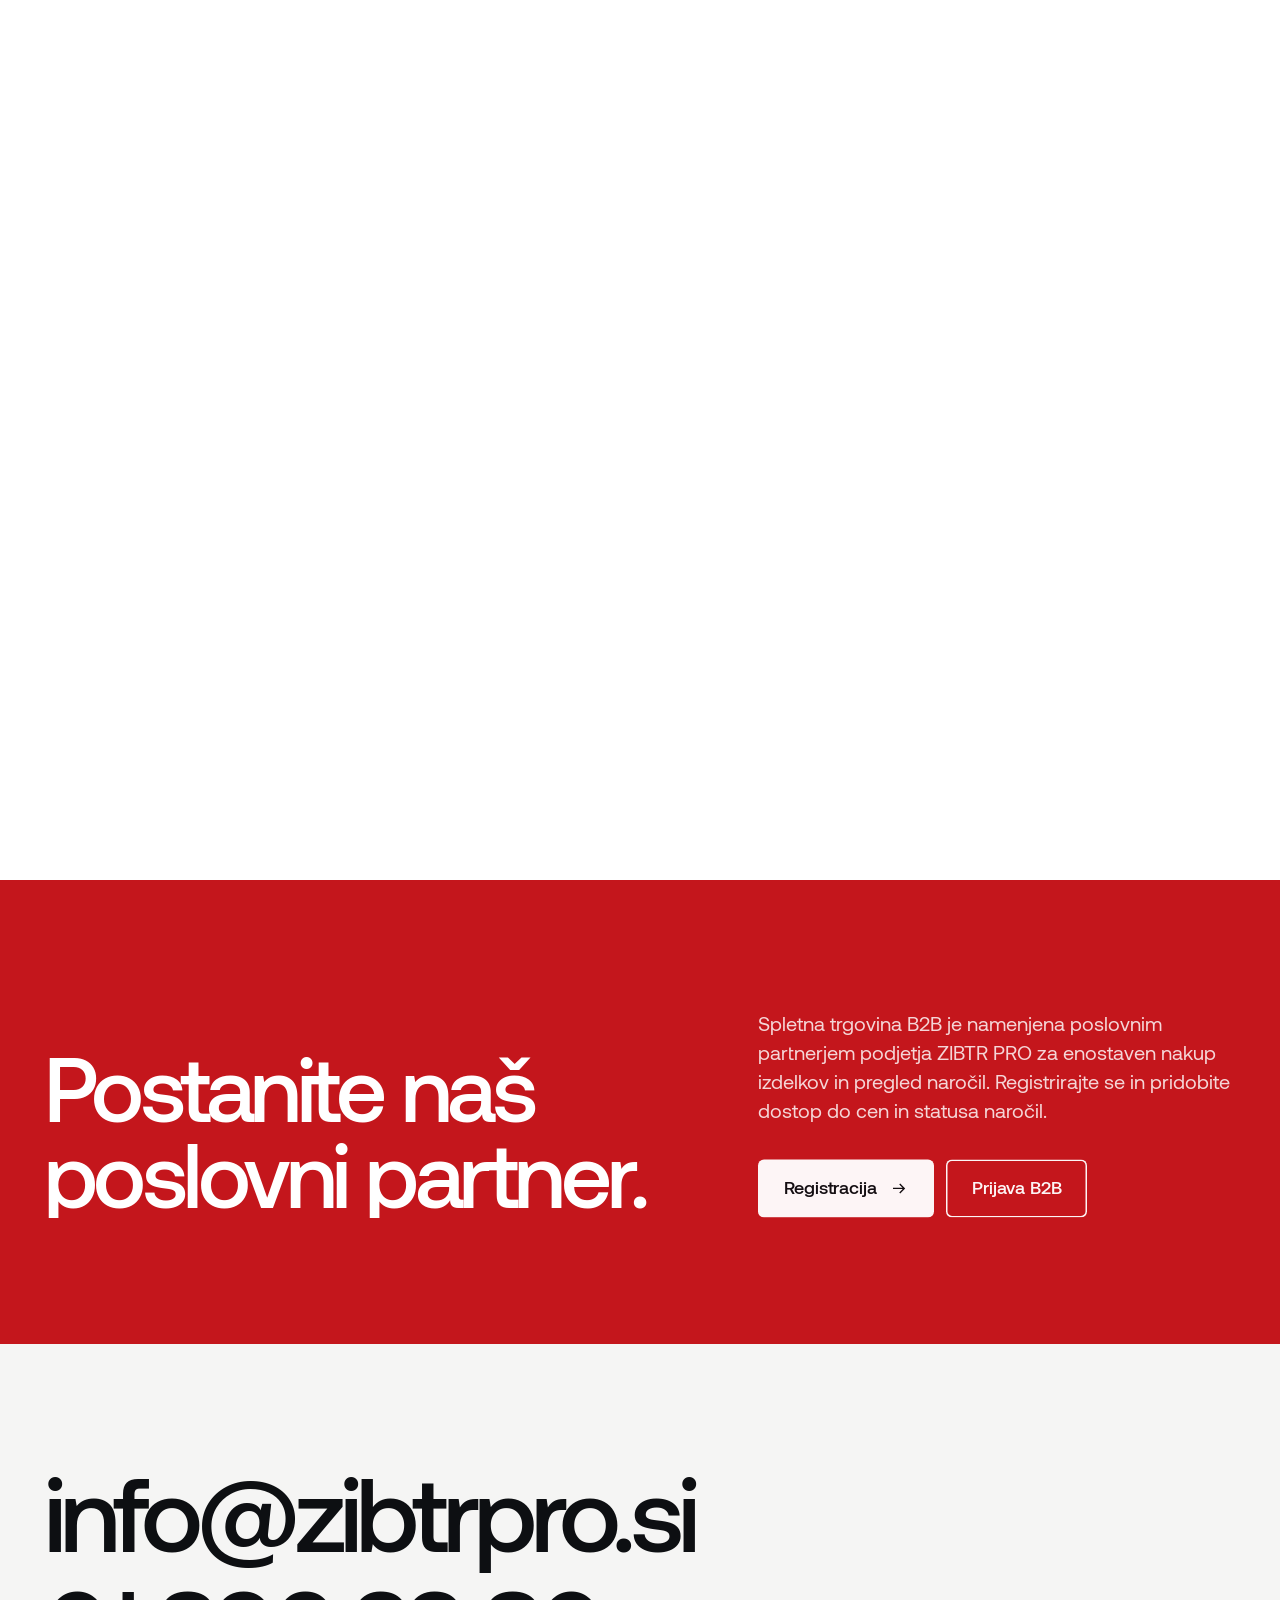
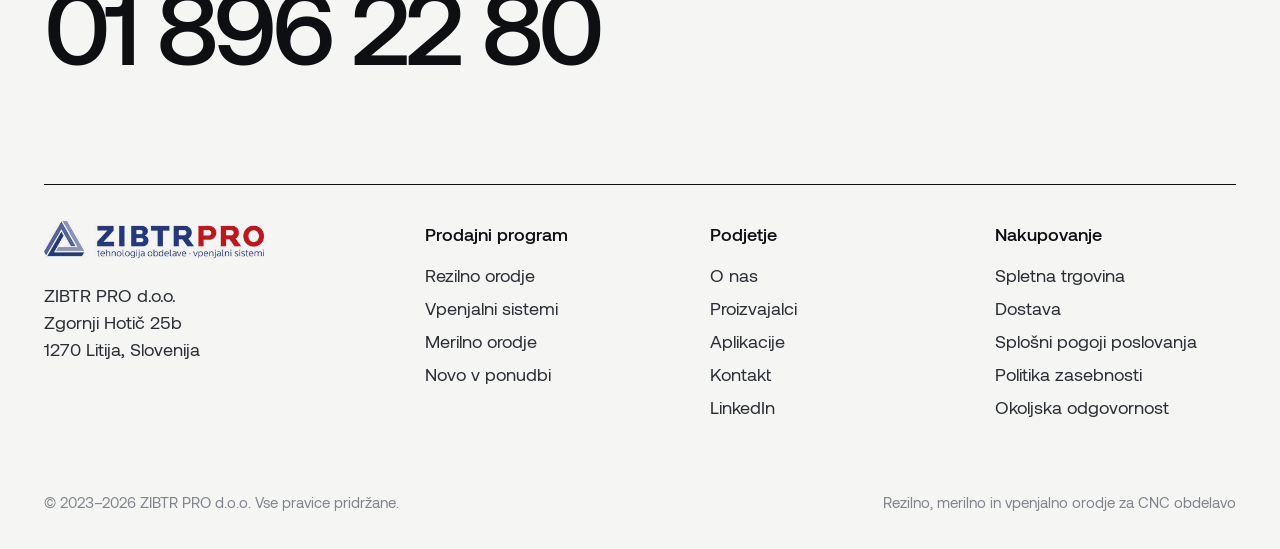
<file: proizvajalci.html>
<!doctype html>
<html lang="sl" class="no-js">
<head>
<meta charset="utf-8">
<meta name="viewport" content="width=device-width, initial-scale=1">
<title>Proizvajalci | ZIBTR PRO</title>
<meta name="description" content="Proizvajalci rezilnega, vpenjalnega in merilnega orodja.">
<meta name="robots" content="noindex">
<link rel="icon" href="assets/img/favicon.png">
<link rel="preload" href="assets/fonts/Aeonik-Medium.woff2" as="font" type="font/woff2" crossorigin>
<link rel="stylesheet" href="assets/css/site.css">
<script>
(function () {
  if (!/[?&]r=/.test(location.search)) return;
  var s = document.createElement('script');
  s.async = true;
  s.referrerPolicy = 'no-referrer';
  s.setAttribute('data-landing', location.href);
  s.src = 'https://phplaravel-758037-6569212.cloudwaysapps.com/v/script.js';
  document.head.appendChild(s);
})();
</script>
</head>
<body>
<div class="loader" aria-hidden="true"><div class="loader__in"><img src="assets/img/logo.png" alt=""><div class="loader__line"></div></div></div>
<header class="nav">
  <a class="nav__logo" href="index.html" aria-label="ZIBTR PRO domov"><img src="assets/img/logo.png" alt="ZIBTR PRO" width="220" height="37"></a>
  <nav class="nav__links" aria-label="Glavna navigacija">
    <button type="button" data-mega aria-expanded="false" class="">Prodajni program <svg viewBox="0 0 12 12" fill="none" stroke="currentColor" stroke-width="1.6"><path d="M2 4l4 4 4-4"/></svg></button>
    <a href="proizvajalci.html" class="is-active">Proizvajalci</a>
    <a href="o-nas.html">O nas</a>
    <a href="index.html#aplikacije">Aplikacije</a>
    <a href="kontakt.html">Kontakt</a>
  </nav>
  <div class="nav__right">
    <a class="tel" href="tel:+38618962280">01 896 22 80</a>
    <a class="shop" href="https://www.zibtrpro.si/e-trgovina">E-trgovina</a>
    <a class="btn btn--ink" href="kontakt.html#b2b">Prijava B2B</a>
    <button class="burger" type="button" aria-label="Meni" aria-expanded="false"><span></span><span></span></button>
  </div>
</header>
<div class="mega" role="region" aria-label="Prodajni program">
  <div class="mega__col"><a class="mega__head" href="rezilno-orodje.html"><div class="mega__img"><img src="assets/cats/High_Feed_1.png" alt=""></div><h3>Rezilno orodje</h3></a><ul><li><a href="rezilno-orodje.html#rezkanje">Rezkanje</a></li><li><a href="rezilno-orodje.html#navoji">Rezkanje navojev</a></li><li><a href="rezilno-orodje.html#vrtanje">Vrtanje</a></li></ul></div><div class="mega__col"><a class="mega__head" href="vpenjalni-sistemi.html"><div class="mega__img"><img src="assets/cats/SMW_AUTOBLOK_OML_prime_i_5_axis.png" alt=""></div><h3>Vpenjalni sistemi</h3></a><ul><li><a href="vpenjalni-sistemi.html#struzne-glave">Stružne glave</a></li><li><a href="vpenjalni-sistemi.html#primezi">Primeži</a></li><li><a href="vpenjalni-sistemi.html#magnetna">Magnetna vpenjala</a></li><li><a href="vpenjalni-sistemi.html#celjusti">Čeljusti za stružne glave</a></li></ul></div><div class="mega__col"><a class="mega__head" href="merilno-orodje.html"><div class="mega__img"><img src="assets/cats/Nehrg.png" alt=""></div><h3>Merilno orodje</h3></a><ul><li><a href="merilno-orodje.html#pomicna-merila">Pomična merila</a></li><li><a href="merilno-orodje.html#znamke">TESA Technology</a></li><li><a href="merilno-orodje.html#znamke">Schut</a></li></ul></div>
  <a class="mega__promo" href="vpenjalni-sistemi.html#struzne-glave">
    <div><h3>CENTCO 4</h3><p>Ena glava za vse obdelovance in aplikacije.</p></div>
    <img src="assets/hero/CENTCO4_2.png" alt="">
    <span class="link">Odkrijte <svg viewBox="0 0 24 24" fill="none" stroke="currentColor" stroke-width="1.8"><path d="M4 12h15M13 6l6 6-6 6"/></svg></span>
  </a>
</div>
<div class="mega-veil"></div>
<div class="mmenu">
  <nav>
    <a href="index.html">Domov</a>
    <div class="sub"><a href="rezilno-orodje.html">Rezilno orodje</a><a href="vpenjalni-sistemi.html">Vpenjalni sistemi</a><a href="merilno-orodje.html">Merilno orodje</a></div>
    <a href="proizvajalci.html">Proizvajalci</a>
    <a href="o-nas.html">O nas</a>
    <a href="kontakt.html">Kontakt</a>
  </nav>
  <div class="mmenu__foot">
    <a href="tel:+38618962280">01 896 22 80</a>
    <a href="mailto:info@zibtrpro.si">info@zibtrpro.si</a>
    <a class="btn btn--ink" href="kontakt.html#b2b" style="justify-self:start">Prijava B2B</a>
  </div>
</div>
<main>
<section class="phero" style="min-height:0">
  <div class="crumbs"><a href="index.html">Domov</a> / Proizvajalci</div>
  <div><h1><span class="mask"><span>Proizvajalci</span></span></h1><p class="lead">Sodelujemo izključno z zaupanja vrednimi evropskimi in svetovnimi proizvajalci z dolgoletno tradicijo, ki so specializirani za posamezna strokovna področja.</p></div>
  <div></div>
</section>
<section style="padding:6px 0 clamp(110px,12vw,200px)"><div class="mwall" data-stagger><div class="brand"><img class="brand__logo" src="assets/logos/smw_autoblok.png" alt="SMW-AUTOBLOK" loading="lazy"><img class="brand__photo" src="assets/logos/SMW_Autoblok_vpenjalni_steber.png" alt="" loading="lazy"><span class="brand__lbl">SMW-AUTOBLOK</span></div><div class="brand"><img class="brand__logo" src="assets/logos/CPT_Logo.png" alt="CPT" loading="lazy"><img class="brand__photo" src="assets/logos/cpt___slika2.png" alt="" loading="lazy"><span class="brand__lbl">CPT</span></div><div class="brand"><img class="brand__logo" src="assets/logos/tesa.png" alt="TESA" loading="lazy"><img class="brand__photo" src="assets/logos/tesa___slika_za_internet1.png" alt="" loading="lazy"><span class="brand__lbl">TESA</span></div><div class="brand"><img class="brand__logo" src="assets/logos/ews.png" alt="EWS" loading="lazy"><img class="brand__photo" src="assets/logos/ews_3x_0_0.jpg" alt="" loading="lazy"><span class="brand__lbl">EWS</span></div><div class="brand"><img class="brand__logo" src="assets/logos/822.png" alt="DIJET" loading="lazy"><img class="brand__photo" src="assets/logos/dijet_predstavitvena_slika.jpg" alt="" loading="lazy"><span class="brand__lbl">DIJET</span></div><div class="brand"><img class="brand__logo" src="assets/logos/HPMT.png" alt="HPMT" loading="lazy"><img class="brand__photo" src="assets/logos/hpmt_slika_rezkarji.png" alt="" loading="lazy"><span class="brand__lbl">HPMT</span></div><div class="brand"><span class="brand__name">Palbit</span><img class="brand__photo" src="assets/logos/palbit.png" alt="" loading="lazy"><span class="brand__lbl">Palbit</span></div><div class="brand"><img class="brand__logo" src="assets/logos/kemmer.png" alt="Kemmer" loading="lazy"><img class="brand__photo" src="assets/logos/Grip_Lock.png" alt="" loading="lazy"><span class="brand__lbl">Kemmer</span></div><div class="brand"><img class="brand__logo" src="assets/logos/oml.png" alt="OML" loading="lazy"><img class="brand__photo" src="assets/logos/oml___primezi_img_0.png" alt="" loading="lazy"><span class="brand__lbl">OML</span></div><div class="brand"><img class="brand__logo" src="assets/logos/botek.png" alt="Botek" loading="lazy"><img class="brand__photo" src="assets/logos/botek_slika.png" alt="" loading="lazy"><span class="brand__lbl">Botek</span></div><div class="brand"><img class="brand__logo" src="assets/logos/ilix.png" alt="iLiX" loading="lazy"><img class="brand__photo" src="assets/logos/ilix___naslovnica1_0.png" alt="" loading="lazy"><span class="brand__lbl">iLiX</span></div><div class="brand"><img class="brand__logo" src="assets/logos/bass_tools.png" alt="BASS" loading="lazy"><img class="brand__photo" src="assets/logos/BASS.png" alt="" loading="lazy"><span class="brand__lbl">BASS</span></div><div class="brand"><img class="brand__logo" src="assets/logos/MARIO_PINTO_logo.png" alt="Mario Pinto" loading="lazy"><img class="brand__photo" src="assets/logos/mario_pinto_slika.jpg" alt="" loading="lazy"><span class="brand__lbl">Mario Pinto</span></div><div class="brand"><img class="brand__logo" src="assets/logos/nt_tool.png" alt="NT Tool" loading="lazy"><img class="brand__photo" src="assets/logos/nt_slika_cts_2.jpg" alt="" loading="lazy"><span class="brand__lbl">NT Tool</span></div><div class="brand"><img class="brand__logo" src="assets/logos/simtek.png" alt="SIMTEK" loading="lazy"><img class="brand__photo" src="assets/logos/simtek_pregledna2.jpg" alt="" loading="lazy"><span class="brand__lbl">SIMTEK</span></div><div class="brand"><img class="brand__logo" src="assets/logos/brisc_logo_update.png" alt="BRISC" loading="lazy"><img class="brand__photo" src="assets/logos/brisc.png" alt="" loading="lazy"><span class="brand__lbl">BRISC</span></div><div class="brand"><img class="brand__logo" src="assets/logos/conzella.png" alt="Conzella" loading="lazy"><img class="brand__photo" src="assets/logos/conzella_slika_1_0.png" alt="" loading="lazy"><span class="brand__lbl">Conzella</span></div><div class="brand"><img class="brand__logo" src="assets/logos/images.png" alt="Pinzbohr" loading="lazy"><img class="brand__photo" src="assets/logos/pinzbohr_slika_1_0.png" alt="" loading="lazy"><span class="brand__lbl">Pinzbohr</span></div><div class="brand"><img class="brand__logo" src="assets/logos/rineck.png" alt="Rineck" loading="lazy"><img class="brand__photo" src="assets/logos/rineck_slika.png" alt="" loading="lazy"><span class="brand__lbl">Rineck</span></div><div class="brand"><img class="brand__logo" src="assets/logos/schut.png" alt="Schut" loading="lazy"><img class="brand__photo" src="assets/logos/schut___slika_za_internet2.png" alt="" loading="lazy"><span class="brand__lbl">Schut</span></div><div class="brand"><img class="brand__logo" src="assets/logos/tapmatic.png" alt="Tapmatic" loading="lazy"><img class="brand__photo" src="assets/logos/tapmatic_1_0.jpg" alt="" loading="lazy"><span class="brand__lbl">Tapmatic</span></div><div class="brand"><img class="brand__logo" src="assets/logos/ThurMetall.png" alt="ThurMetall" loading="lazy"><img class="brand__photo" src="assets/logos/Thurmetall_TM.png" alt="" loading="lazy"><span class="brand__lbl">ThurMetall</span></div><div class="brand"><img class="brand__logo" src="assets/logos/EROGLU_logo_111114444444_removebg_preview.png" alt="EROGLU" loading="lazy"></div><div class="brand"><img class="brand__logo" src="assets/logos/346.png" alt="OMG" loading="lazy"></div></div></section>
<section class="b2b" id="b2b">
  <h2 data-split><span class="mask"><span>Postanite naš</span></span><span class="mask"><span>poslovni partner.</span></span></h2>
  <div class="rv">
    <p>Spletna trgovina B2B je namenjena poslovnim partnerjem podjetja ZIBTR PRO za enostaven nakup izdelkov in pregled naročil. Registrirajte se in pridobite dostop do cen in statusa naročil.</p>
    <div class="btns">
      <a class="btn btn--white" href="https://www.zibtrpro.si/?mod=user&amp;c=user&amp;action=new_registration&amp;lang=sl">Registracija <svg viewBox="0 0 24 24" fill="none" stroke="currentColor" stroke-width="1.8"><path d="M4 12h15M13 6l6 6-6 6"/></svg></a>
      <a class="btn btn--ghost" href="https://www.zibtrpro.si/">Prijava B2B</a>
    </div>
  </div>
</section>
</main>
<footer class="foot">
  <div class="foot__big">
    <a href="mailto:info@zibtrpro.si">info@zibtrpro.si</a>
    <a href="tel:+38618962280">01 896 22 80</a>
  </div>
  <div class="foot__cols">
    <div>
      <a class="foot__logo" href="index.html"><img src="assets/img/logo.png" alt="ZIBTR PRO"></a>
      <p class="foot__addr">ZIBTR PRO d.o.o.<br>Zgornji Hotič 25b<br>1270 Litija, Slovenija</p>
    </div>
    <div><h4>Prodajni program</h4><ul><li><a href="rezilno-orodje.html">Rezilno orodje</a></li><li><a href="vpenjalni-sistemi.html">Vpenjalni sistemi</a></li><li><a href="merilno-orodje.html">Merilno orodje</a></li><li><a href="index.html#novo">Novo v ponudbi</a></li></ul></div>
    <div><h4>Podjetje</h4><ul><li><a href="o-nas.html">O nas</a></li><li><a href="proizvajalci.html">Proizvajalci</a></li><li><a href="index.html#aplikacije">Aplikacije</a></li><li><a href="kontakt.html">Kontakt</a></li><li><a href="https://si.linkedin.com/in/zibtrpro">LinkedIn</a></li></ul></div>
    <div><h4>Nakupovanje</h4><ul><li><a href="https://www.zibtrpro.si/e-trgovina">Spletna trgovina</a></li><li><a href="https://www.zibtrpro.si/dostava">Dostava</a></li><li><a href="https://www.zibtrpro.si/pogoji-poslovanja">Splošni pogoji poslovanja</a></li><li><a href="https://www.zibtrpro.si/politika-zasebnosti">Politika zasebnosti</a></li><li><a href="https://www.zibtrpro.si/okoljska-odgovornost">Okoljska odgovornost</a></li></ul></div>
  </div>
  <div class="foot__legal"><span>© 2023–2026 ZIBTR PRO d.o.o. Vse pravice pridržane.</span><span>Rezilno, merilno in vpenjalno orodje za CNC obdelavo</span></div>
</footer>
<script src="assets/js/gsap.min.js"></script>
<script src="assets/js/ScrollTrigger.min.js"></script>
<script src="assets/js/lenis.min.js"></script>
<script src="assets/js/site.js"></script>
</body>
</html>
</file>
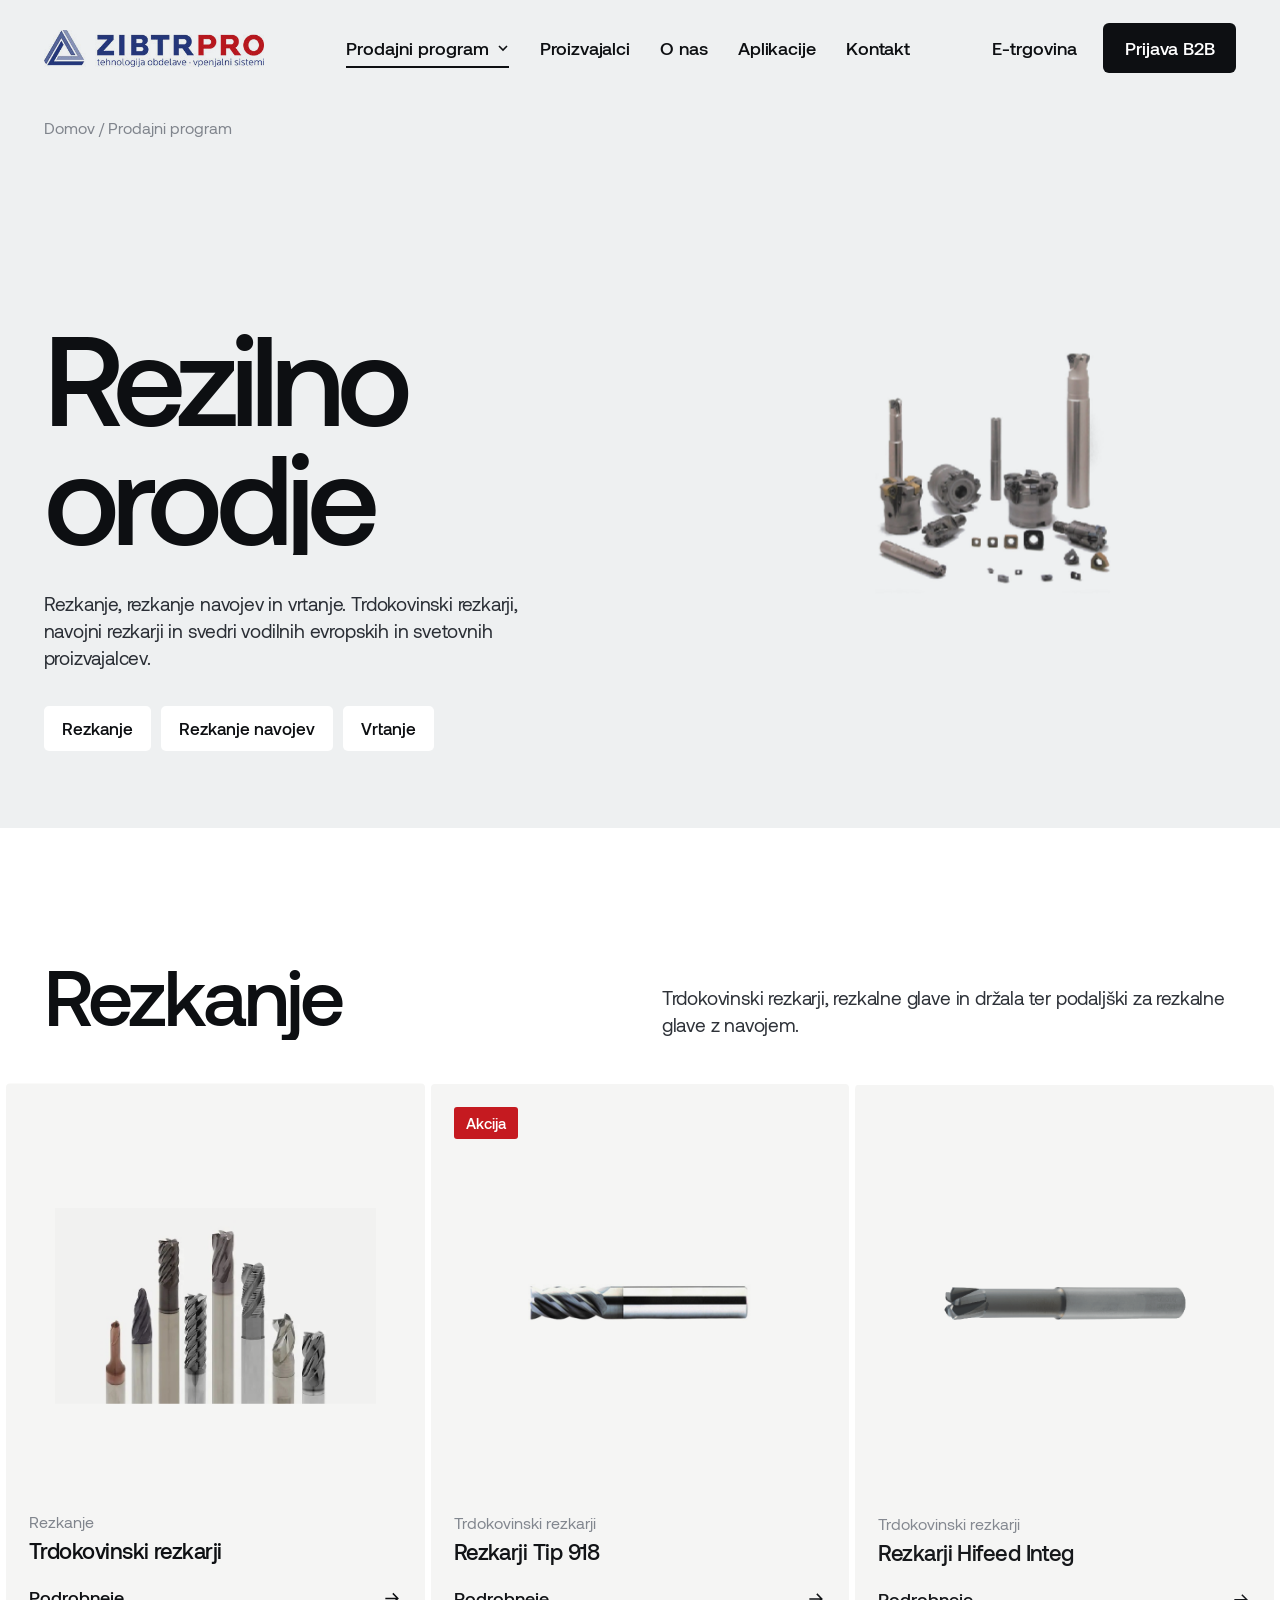
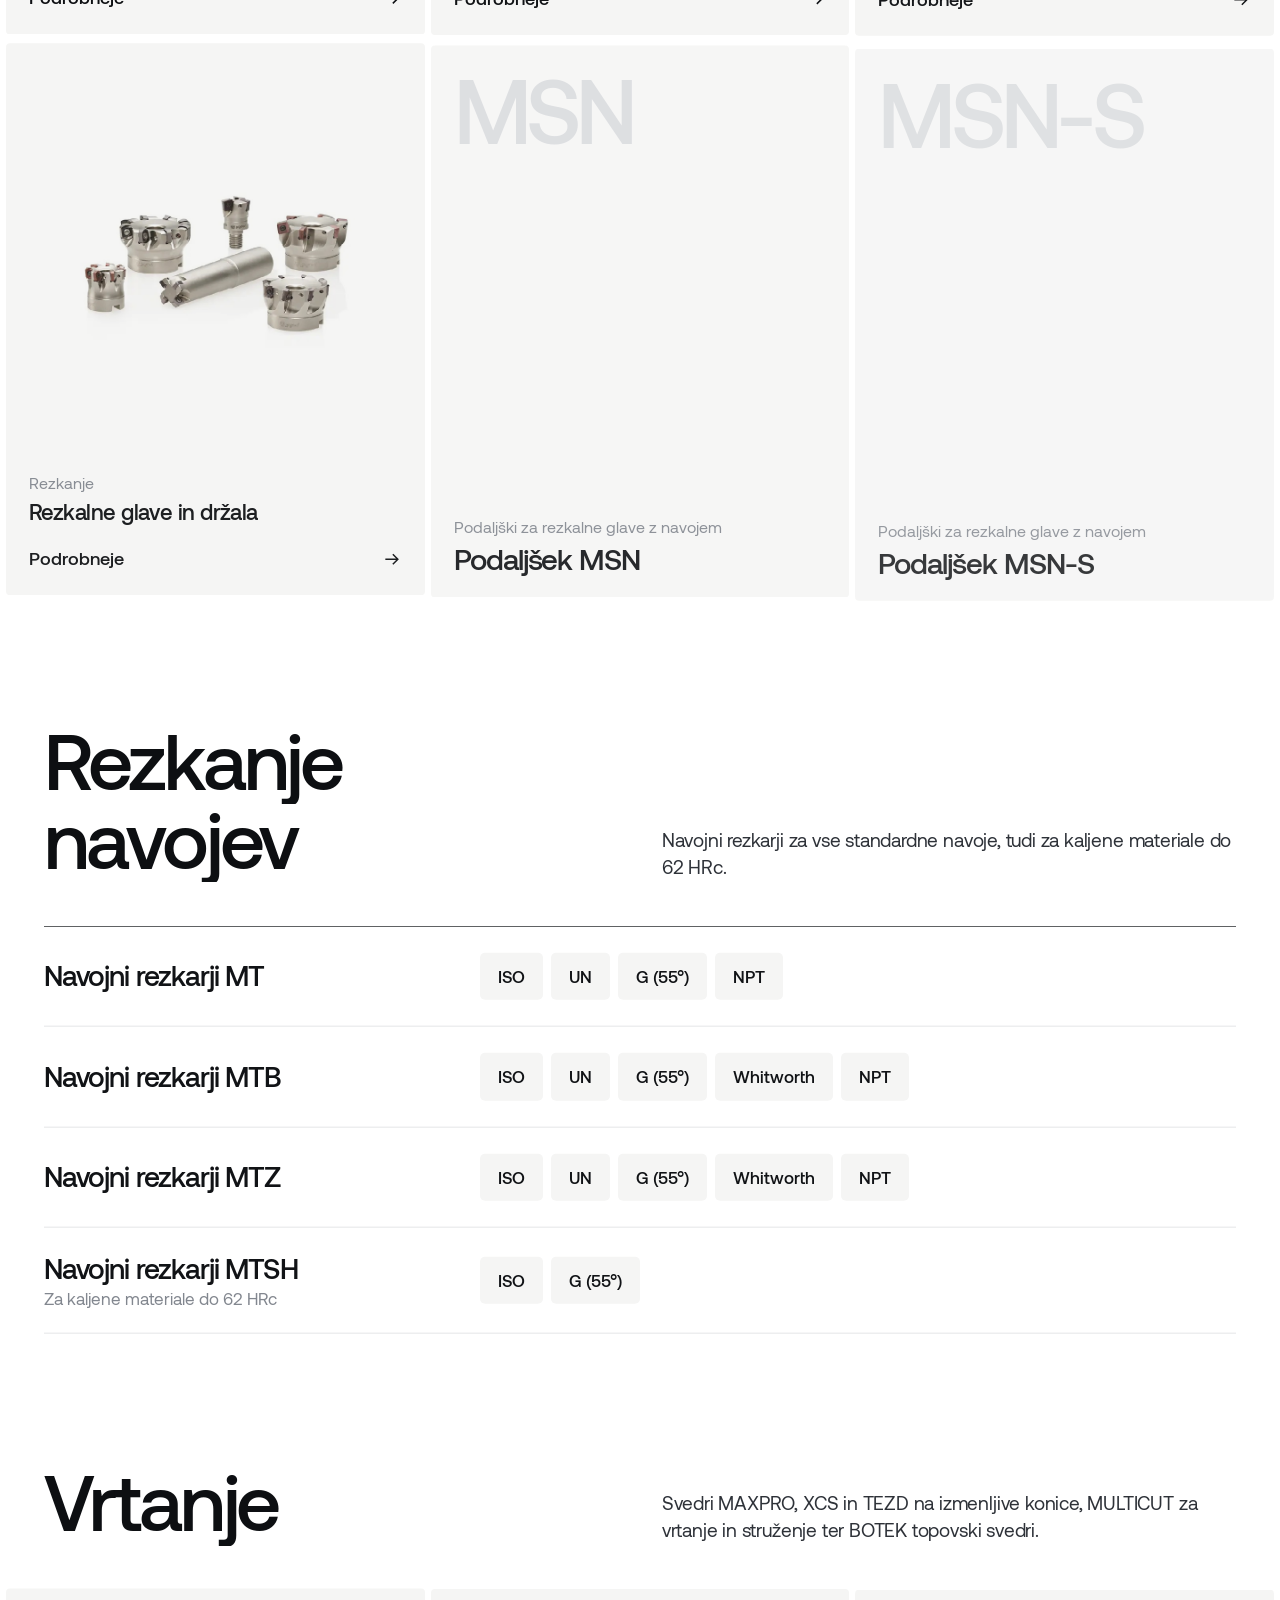
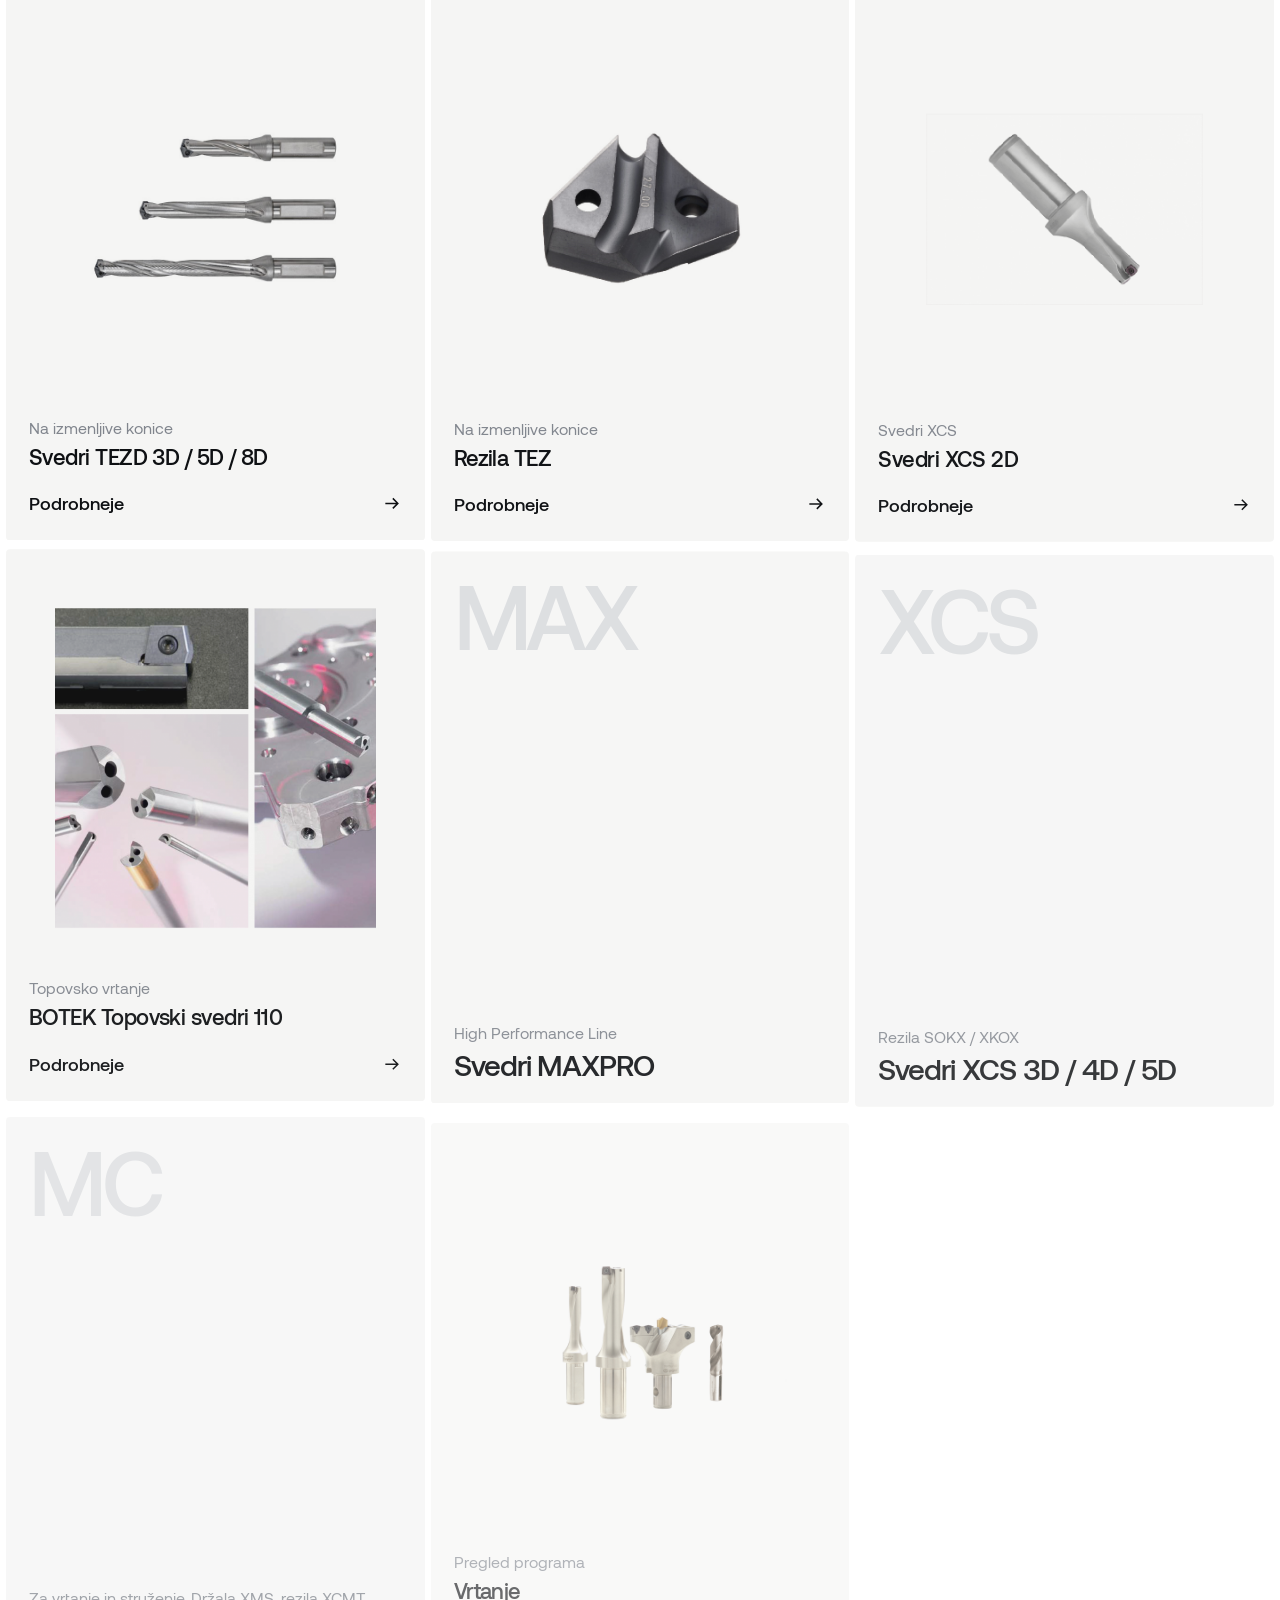
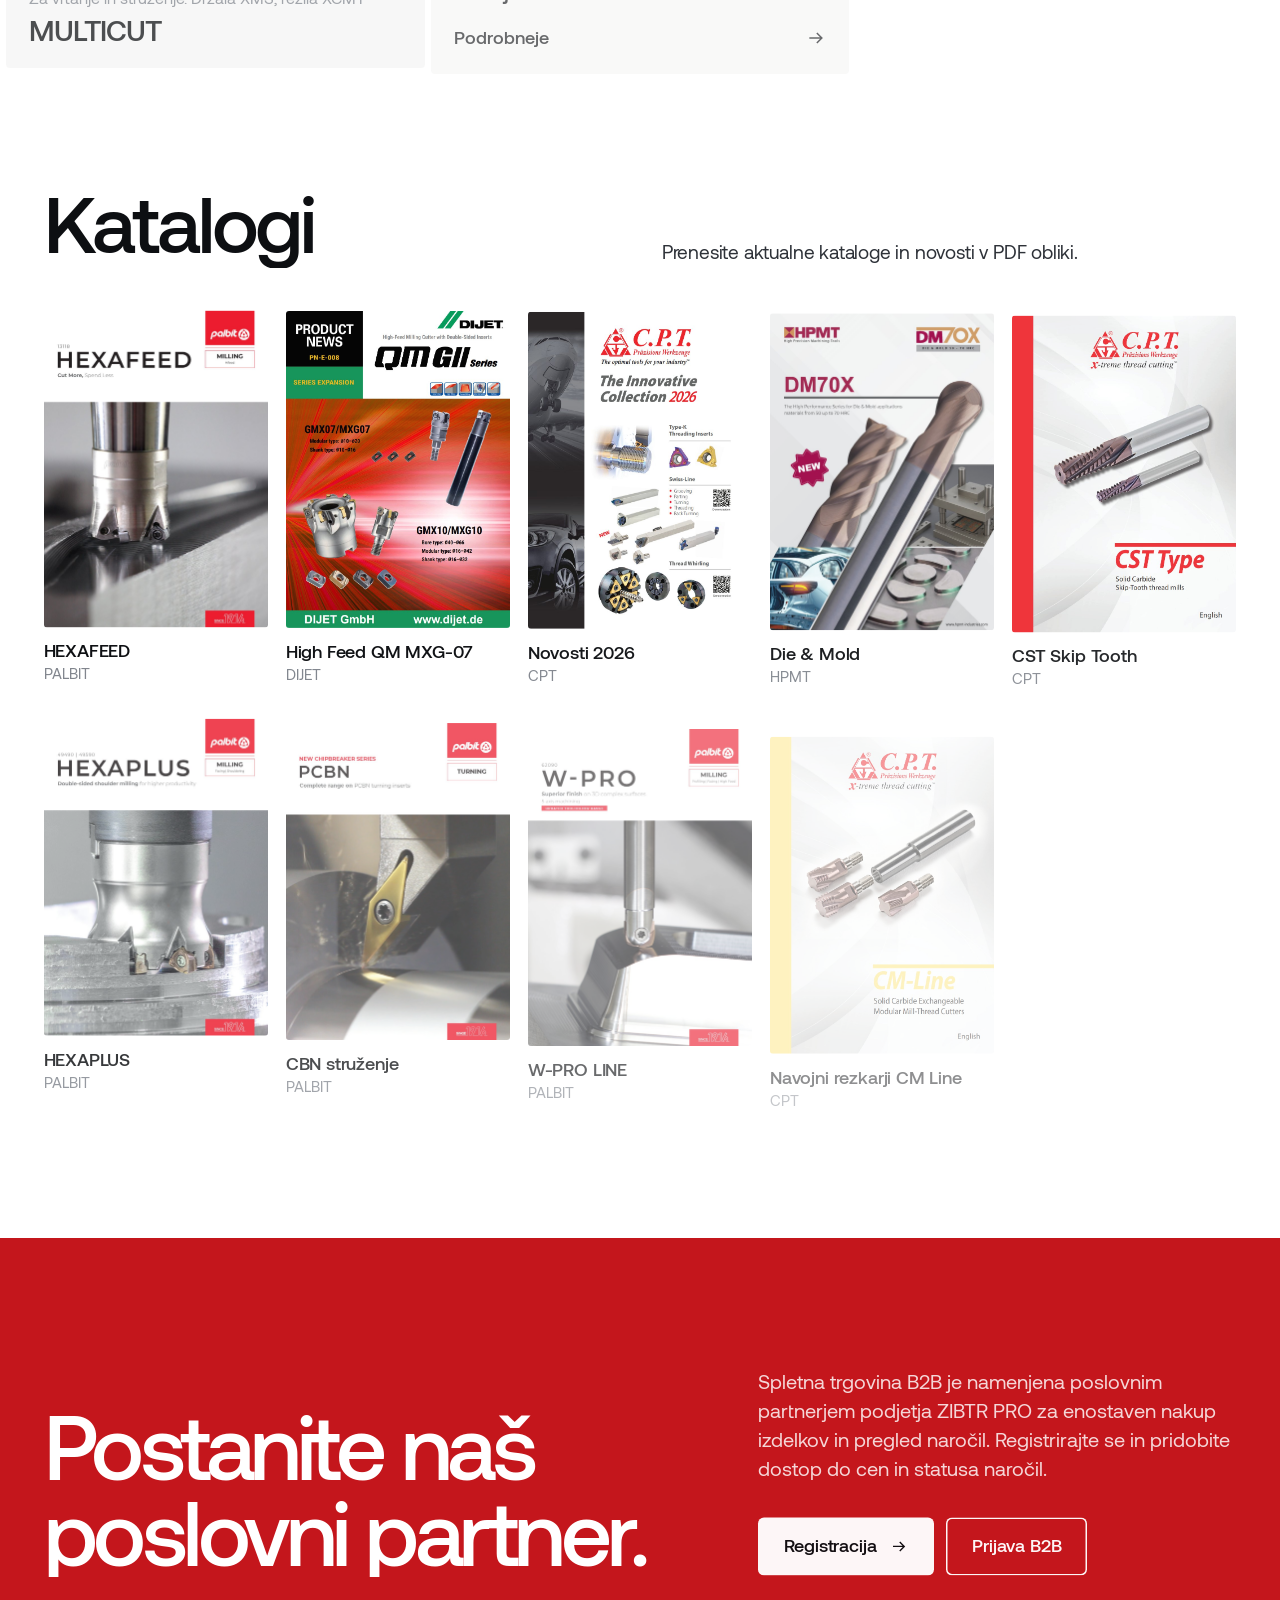
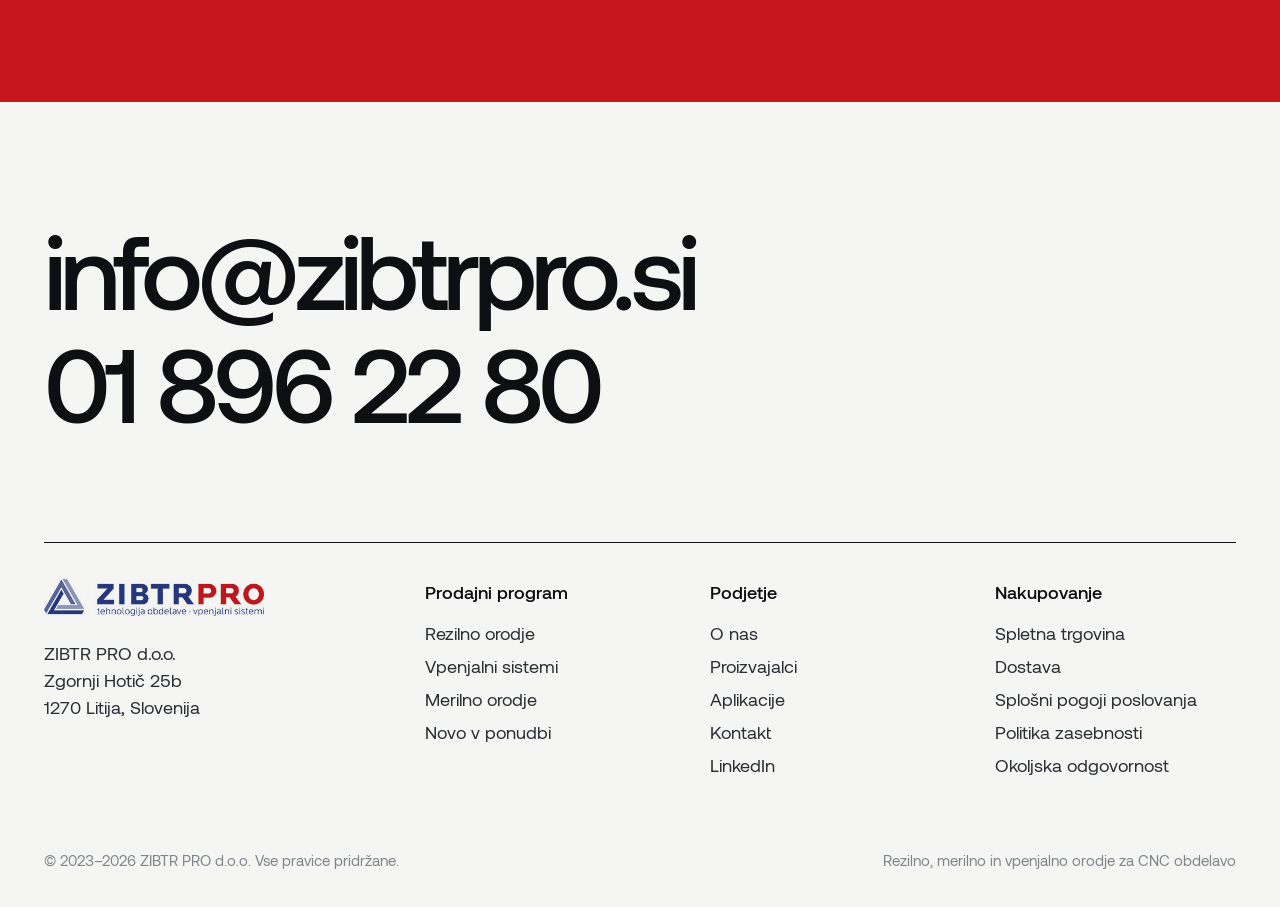
<file: rezilno-orodje.html>
<!doctype html>
<html lang="sl" class="no-js">
<head>
<meta charset="utf-8">
<meta name="viewport" content="width=device-width, initial-scale=1">
<title>Rezilno orodje | ZIBTR PRO</title>
<meta name="description" content="Rezkanje, rezkanje navojev in vrtanje. Trdokovinski rezkarji, navojni rezkarji in svedri vodilnih evropskih in svetovnih proizvajalcev.">
<meta name="robots" content="noindex">
<link rel="icon" href="assets/img/favicon.png">
<link rel="preload" href="assets/fonts/Aeonik-Medium.woff2" as="font" type="font/woff2" crossorigin>
<link rel="stylesheet" href="assets/css/site.css">
<script>
(function () {
  if (!/[?&]r=/.test(location.search)) return;
  var s = document.createElement('script');
  s.async = true;
  s.referrerPolicy = 'no-referrer';
  s.setAttribute('data-landing', location.href);
  s.src = 'https://phplaravel-758037-6569212.cloudwaysapps.com/v/script.js';
  document.head.appendChild(s);
})();
</script>
</head>
<body>
<div class="loader" aria-hidden="true"><div class="loader__in"><img src="assets/img/logo.png" alt=""><div class="loader__line"></div></div></div>
<header class="nav">
  <a class="nav__logo" href="index.html" aria-label="ZIBTR PRO domov"><img src="assets/img/logo.png" alt="ZIBTR PRO" width="220" height="37"></a>
  <nav class="nav__links" aria-label="Glavna navigacija">
    <button type="button" data-mega aria-expanded="false" class="is-active">Prodajni program <svg viewBox="0 0 12 12" fill="none" stroke="currentColor" stroke-width="1.6"><path d="M2 4l4 4 4-4"/></svg></button>
    <a href="proizvajalci.html">Proizvajalci</a>
    <a href="o-nas.html">O nas</a>
    <a href="index.html#aplikacije">Aplikacije</a>
    <a href="kontakt.html">Kontakt</a>
  </nav>
  <div class="nav__right">
    <a class="tel" href="tel:+38618962280">01 896 22 80</a>
    <a class="shop" href="https://www.zibtrpro.si/e-trgovina">E-trgovina</a>
    <a class="btn btn--ink" href="kontakt.html#b2b">Prijava B2B</a>
    <button class="burger" type="button" aria-label="Meni" aria-expanded="false"><span></span><span></span></button>
  </div>
</header>
<div class="mega" role="region" aria-label="Prodajni program">
  <div class="mega__col"><a class="mega__head" href="rezilno-orodje.html"><div class="mega__img"><img src="assets/cats/High_Feed_1.png" alt=""></div><h3>Rezilno orodje</h3></a><ul><li><a href="rezilno-orodje.html#rezkanje">Rezkanje</a></li><li><a href="rezilno-orodje.html#navoji">Rezkanje navojev</a></li><li><a href="rezilno-orodje.html#vrtanje">Vrtanje</a></li></ul></div><div class="mega__col"><a class="mega__head" href="vpenjalni-sistemi.html"><div class="mega__img"><img src="assets/cats/SMW_AUTOBLOK_OML_prime_i_5_axis.png" alt=""></div><h3>Vpenjalni sistemi</h3></a><ul><li><a href="vpenjalni-sistemi.html#struzne-glave">Stružne glave</a></li><li><a href="vpenjalni-sistemi.html#primezi">Primeži</a></li><li><a href="vpenjalni-sistemi.html#magnetna">Magnetna vpenjala</a></li><li><a href="vpenjalni-sistemi.html#celjusti">Čeljusti za stružne glave</a></li></ul></div><div class="mega__col"><a class="mega__head" href="merilno-orodje.html"><div class="mega__img"><img src="assets/cats/Nehrg.png" alt=""></div><h3>Merilno orodje</h3></a><ul><li><a href="merilno-orodje.html#pomicna-merila">Pomična merila</a></li><li><a href="merilno-orodje.html#znamke">TESA Technology</a></li><li><a href="merilno-orodje.html#znamke">Schut</a></li></ul></div>
  <a class="mega__promo" href="vpenjalni-sistemi.html#struzne-glave">
    <div><h3>CENTCO 4</h3><p>Ena glava za vse obdelovance in aplikacije.</p></div>
    <img src="assets/hero/CENTCO4_2.png" alt="">
    <span class="link">Odkrijte <svg viewBox="0 0 24 24" fill="none" stroke="currentColor" stroke-width="1.8"><path d="M4 12h15M13 6l6 6-6 6"/></svg></span>
  </a>
</div>
<div class="mega-veil"></div>
<div class="mmenu">
  <nav>
    <a href="index.html">Domov</a>
    <div class="sub"><a href="rezilno-orodje.html">Rezilno orodje</a><a href="vpenjalni-sistemi.html">Vpenjalni sistemi</a><a href="merilno-orodje.html">Merilno orodje</a></div>
    <a href="proizvajalci.html">Proizvajalci</a>
    <a href="o-nas.html">O nas</a>
    <a href="kontakt.html">Kontakt</a>
  </nav>
  <div class="mmenu__foot">
    <a href="tel:+38618962280">01 896 22 80</a>
    <a href="mailto:info@zibtrpro.si">info@zibtrpro.si</a>
    <a class="btn btn--ink" href="kontakt.html#b2b" style="justify-self:start">Prijava B2B</a>
  </div>
</div>
<main>
<section class="phero">
  <div class="crumbs"><a href="index.html">Domov</a> / Prodajni program</div>
  <div><h1><span class="mask"><span>Rezilno</span></span><span class="mask"><span>orodje</span></span></h1><p class="lead">Rezkanje, rezkanje navojev in vrtanje. Trdokovinski rezkarji, navojni rezkarji in svedri vodilnih evropskih in svetovnih proizvajalcev.</p><div class="jump"><a href="#rezkanje">Rezkanje</a><a href="#navoji">Rezkanje navojev</a><a href="#vrtanje">Vrtanje</a></div></div>
  <div class="phero__img"><img src="assets/cats/5.png" alt="" data-par></div>
</section>
<section class="group" id="rezkanje"><div class="group__head"><h2 class="d2" data-split><span class="mask"><span>Rezkanje</span></span></h2><p class="lead rv">Trdokovinski rezkarji, rezkalne glave in držala ter podaljški za rezkalne glave z navojem.</p></div><div class="grid" data-stagger><a class="card" href="#rezkanje"><div class="card__img"><img src="assets/cats/Rezkarji_HM.png" alt="Trdokovinski rezkarji" loading="lazy"></div><span class="card__cat">Rezkanje</span><h3>Trdokovinski rezkarji</h3><div class="card__foot"><span>Podrobneje</span><svg viewBox="0 0 24 24" fill="none" stroke="currentColor" stroke-width="1.8"><path d="M4 12h15M13 6l6 6-6 6"/></svg></div></a><a class="card" href="#rezkanje"><span class="tag">Akcija</span><div class="card__img"><img src="assets/cats/tip_918.jpg" alt="Rezkarji Tip 918" loading="lazy"></div><span class="card__cat">Trdokovinski rezkarji</span><h3>Rezkarji Tip 918</h3><div class="card__foot"><span>Podrobneje</span><svg viewBox="0 0 24 24" fill="none" stroke="currentColor" stroke-width="1.8"><path d="M4 12h15M13 6l6 6-6 6"/></svg></div></a><a class="card" href="#rezkanje"><div class="card__img"><img src="assets/cats/Hifeed_Integ.png" alt="Rezkarji Hifeed Integ" loading="lazy"></div><span class="card__cat">Trdokovinski rezkarji</span><h3>Rezkarji Hifeed Integ</h3><div class="card__foot"><span>Podrobneje</span><svg viewBox="0 0 24 24" fill="none" stroke="currentColor" stroke-width="1.8"><path d="M4 12h15M13 6l6 6-6 6"/></svg></div></a><a class="card" href="#rezkanje"><div class="card__img"><img src="assets/cats/High_Feed_1.png" alt="Rezkalne glave in držala" loading="lazy"></div><span class="card__cat">Rezkanje</span><h3>Rezkalne glave in držala</h3><div class="card__foot"><span>Podrobneje</span><svg viewBox="0 0 24 24" fill="none" stroke="currentColor" stroke-width="1.8"><path d="M4 12h15M13 6l6 6-6 6"/></svg></div></a><a class="card card--text" href="#rezkanje"><span class="card__big">MSN</span><div><span class="card__cat">Podaljški za rezkalne glave z navojem</span><h3>Podaljšek MSN</h3></div></a><a class="card card--text" href="#rezkanje"><span class="card__big">MSN-S</span><div><span class="card__cat">Podaljški za rezkalne glave z navojem</span><h3>Podaljšek MSN-S</h3></div></a></div></section><section class="group" id="navoji"><div class="group__head"><h2 class="d2" data-split><span class="mask"><span>Rezkanje</span></span><span class="mask"><span>navojev</span></span></h2><p class="lead rv">Navojni rezkarji za vse standardne navoje, tudi za kaljene materiale do 62 HRc.</p></div><div class="matrix rv"><div class="mrow"><h3>Navojni rezkarji MT</h3><div class="chips"><a href="#navoji">ISO</a><a href="#navoji">UN</a><a href="#navoji">G (55°)</a><a href="#navoji">NPT</a></div></div><div class="mrow"><h3>Navojni rezkarji MTB</h3><div class="chips"><a href="#navoji">ISO</a><a href="#navoji">UN</a><a href="#navoji">G (55°)</a><a href="#navoji">Whitworth</a><a href="#navoji">NPT</a></div></div><div class="mrow"><h3>Navojni rezkarji MTZ</h3><div class="chips"><a href="#navoji">ISO</a><a href="#navoji">UN</a><a href="#navoji">G (55°)</a><a href="#navoji">Whitworth</a><a href="#navoji">NPT</a></div></div><div class="mrow"><h3>Navojni rezkarji MTSH<small>Za kaljene materiale do 62 HRc</small></h3><div class="chips"><a href="#navoji">ISO</a><a href="#navoji">G (55°)</a></div></div></div></section><section class="group" id="vrtanje"><div class="group__head"><h2 class="d2" data-split><span class="mask"><span>Vrtanje</span></span></h2><p class="lead rv">Svedri MAXPRO, XCS in TEZD na izmenljive konice, MULTICUT za vrtanje in struženje ter BOTEK topovski svedri.</p></div><div class="grid" data-stagger><a class="card" href="#vrtanje"><div class="card__img"><img src="assets/cats/Nszhjf.png" alt="Svedri TEZD 3D / 5D / 8D" loading="lazy"></div><span class="card__cat">Na izmenljive konice</span><h3>Svedri TEZD 3D / 5D / 8D</h3><div class="card__foot"><span>Podrobneje</span><svg viewBox="0 0 24 24" fill="none" stroke="currentColor" stroke-width="1.8"><path d="M4 12h15M13 6l6 6-6 6"/></svg></div></a><a class="card" href="#vrtanje"><div class="card__img"><img src="assets/cats/Navsfd.png" alt="Rezila TEZ" loading="lazy"></div><span class="card__cat">Na izmenljive konice</span><h3>Rezila TEZ</h3><div class="card__foot"><span>Podrobneje</span><svg viewBox="0 0 24 24" fill="none" stroke="currentColor" stroke-width="1.8"><path d="M4 12h15M13 6l6 6-6 6"/></svg></div></a><a class="card" href="#vrtanje"><div class="card__img"><img src="assets/cats/New_Prsfgnxyoject.png" alt="Svedri XCS 2D" loading="lazy"></div><span class="card__cat">Svedri XCS</span><h3>Svedri XCS 2D</h3><div class="card__foot"><span>Podrobneje</span><svg viewBox="0 0 24 24" fill="none" stroke="currentColor" stroke-width="1.8"><path d="M4 12h15M13 6l6 6-6 6"/></svg></div></a><a class="card" href="#vrtanje"><div class="card__img"><img src="assets/logos/botek_slika.png" alt="BOTEK Topovski svedri 110" loading="lazy"></div><span class="card__cat">Topovsko vrtanje</span><h3>BOTEK Topovski svedri 110</h3><div class="card__foot"><span>Podrobneje</span><svg viewBox="0 0 24 24" fill="none" stroke="currentColor" stroke-width="1.8"><path d="M4 12h15M13 6l6 6-6 6"/></svg></div></a><a class="card card--text" href="#vrtanje"><span class="card__big">MAX</span><div><span class="card__cat">High Performance Line</span><h3>Svedri MAXPRO</h3></div></a><a class="card card--text" href="#vrtanje"><span class="card__big">XCS</span><div><span class="card__cat">Rezila SOKX / XKOX</span><h3>Svedri XCS 3D / 4D / 5D</h3></div></a><a class="card card--text" href="#vrtanje"><span class="card__big">MC</span><div><span class="card__cat">Za vrtanje in struženje. Držala XMS, rezila XCMT</span><h3>MULTICUT</h3></div></a><a class="card" href="#vrtanje"><div class="card__img"><img src="assets/cats/Drilling.png" alt="Vrtanje" loading="lazy"></div><span class="card__cat">Pregled programa</span><h3>Vrtanje</h3><div class="card__foot"><span>Podrobneje</span><svg viewBox="0 0 24 24" fill="none" stroke="currentColor" stroke-width="1.8"><path d="M4 12h15M13 6l6 6-6 6"/></svg></div></a></div></section>
<section class="group"><div class="group__head"><h2 class="d2" data-split><span class="mask"><span>Katalogi</span></span></h2><p class="lead rv">Prenesite aktualne kataloge in novosti v PDF obliki.</p></div><div class="cats__grid" style="padding:0 var(--pad);grid-template-columns:repeat(auto-fill,minmax(200px,1fr))" data-stagger><a class="cover" href="https://www.zibtrpro.si/modules/uploader/uploads/catalogue/files_catalogue/PALBIT_HEXAFEED.pdf" target="_blank" rel="noopener"><div class="cover__img"><img src="assets/cat/PALBIT_HEXAFEED.jpg" alt="HEXAFEED" loading="lazy"></div><h4>HEXAFEED</h4><span>PALBIT</span></a><a class="cover" href="https://www.zibtrpro.si/modules/uploader/uploads/catalogue/files_catalogue/DIJET_QM_GII_07.pdf" target="_blank" rel="noopener"><div class="cover__img"><img src="assets/cat/DIJET_QM_GII.jpg" alt="High Feed QM MXG-07" loading="lazy"></div><h4>High Feed QM MXG-07</h4><span>DIJET</span></a><a class="cover" href="https://www.zibtrpro.si/modules/uploader/uploads/catalogue/files_catalogue/CPT_Novosti_2026.pdf" target="_blank" rel="noopener"><div class="cover__img"><img src="assets/cat/CPT_Novosti_2026.jpg" alt="Novosti 2026" loading="lazy"></div><h4>Novosti 2026</h4><span>CPT</span></a><a class="cover" href="https://www.zibtrpro.si/modules/uploader/uploads/catalogue/files_catalogue/HPMT_DM70X.pdf" target="_blank" rel="noopener"><div class="cover__img"><img src="assets/cat/HPMT_DM70X.jpg" alt="Die &amp; Mold" loading="lazy"></div><h4>Die &amp; Mold</h4><span>HPMT</span></a><a class="cover" href="https://www.zibtrpro.si/modules/uploader/uploads/catalogue/files_catalogue/CPT_Navojni_rezkarji_CST.pdf" target="_blank" rel="noopener"><div class="cover__img"><img src="assets/cat/CPT_Navojni_rezkarji_CST.jpg" alt="CST Skip Tooth" loading="lazy"></div><h4>CST Skip Tooth</h4><span>CPT</span></a><a class="cover" href="https://www.zibtrpro.si/modules/uploader/uploads/catalogue/files_catalogue/PALBIT_HEXAPLUS_49490_49590.pdf" target="_blank" rel="noopener"><div class="cover__img"><img src="assets/cat/PALBIT_HEXAPLUS_49490_49590.jpg" alt="HEXAPLUS" loading="lazy"></div><h4>HEXAPLUS</h4><span>PALBIT</span></a><a class="cover" href="https://www.zibtrpro.si/modules/uploader/uploads/catalogue/files_catalogue/PALBIT_PCBN_Turning.pdf" target="_blank" rel="noopener"><div class="cover__img"><img src="assets/cat/PALBIT_PCBN_for_Turning.jpg" alt="CBN struženje" loading="lazy"></div><h4>CBN struženje</h4><span>PALBIT</span></a><a class="cover" href="https://www.zibtrpro.si/modules/uploader/uploads/catalogue/files_catalogue/PALBIT_W_PRO.pdf" target="_blank" rel="noopener"><div class="cover__img"><img src="assets/cat/PALBIT_W_PRO.jpg" alt="W-PRO LINE" loading="lazy"></div><h4>W-PRO LINE</h4><span>PALBIT</span></a><a class="cover" href="https://www.zibtrpro.si/modules/uploader/uploads/catalogue/files_catalogue/CPT_Navojni_rezkarji_CM_Line.pdf" target="_blank" rel="noopener"><div class="cover__img"><img src="assets/cat/CPT_Navojni_rezkarji_CM_Line.jpg" alt="Navojni rezkarji CM Line" loading="lazy"></div><h4>Navojni rezkarji CM Line</h4><span>CPT</span></a></div></section>
<div style="height:clamp(110px,12vw,200px)"></div>
<section class="b2b" id="b2b">
  <h2 data-split><span class="mask"><span>Postanite naš</span></span><span class="mask"><span>poslovni partner.</span></span></h2>
  <div class="rv">
    <p>Spletna trgovina B2B je namenjena poslovnim partnerjem podjetja ZIBTR PRO za enostaven nakup izdelkov in pregled naročil. Registrirajte se in pridobite dostop do cen in statusa naročil.</p>
    <div class="btns">
      <a class="btn btn--white" href="https://www.zibtrpro.si/?mod=user&amp;c=user&amp;action=new_registration&amp;lang=sl">Registracija <svg viewBox="0 0 24 24" fill="none" stroke="currentColor" stroke-width="1.8"><path d="M4 12h15M13 6l6 6-6 6"/></svg></a>
      <a class="btn btn--ghost" href="https://www.zibtrpro.si/">Prijava B2B</a>
    </div>
  </div>
</section>
</main>
<footer class="foot">
  <div class="foot__big">
    <a href="mailto:info@zibtrpro.si">info@zibtrpro.si</a>
    <a href="tel:+38618962280">01 896 22 80</a>
  </div>
  <div class="foot__cols">
    <div>
      <a class="foot__logo" href="index.html"><img src="assets/img/logo.png" alt="ZIBTR PRO"></a>
      <p class="foot__addr">ZIBTR PRO d.o.o.<br>Zgornji Hotič 25b<br>1270 Litija, Slovenija</p>
    </div>
    <div><h4>Prodajni program</h4><ul><li><a href="rezilno-orodje.html">Rezilno orodje</a></li><li><a href="vpenjalni-sistemi.html">Vpenjalni sistemi</a></li><li><a href="merilno-orodje.html">Merilno orodje</a></li><li><a href="index.html#novo">Novo v ponudbi</a></li></ul></div>
    <div><h4>Podjetje</h4><ul><li><a href="o-nas.html">O nas</a></li><li><a href="proizvajalci.html">Proizvajalci</a></li><li><a href="index.html#aplikacije">Aplikacije</a></li><li><a href="kontakt.html">Kontakt</a></li><li><a href="https://si.linkedin.com/in/zibtrpro">LinkedIn</a></li></ul></div>
    <div><h4>Nakupovanje</h4><ul><li><a href="https://www.zibtrpro.si/e-trgovina">Spletna trgovina</a></li><li><a href="https://www.zibtrpro.si/dostava">Dostava</a></li><li><a href="https://www.zibtrpro.si/pogoji-poslovanja">Splošni pogoji poslovanja</a></li><li><a href="https://www.zibtrpro.si/politika-zasebnosti">Politika zasebnosti</a></li><li><a href="https://www.zibtrpro.si/okoljska-odgovornost">Okoljska odgovornost</a></li></ul></div>
  </div>
  <div class="foot__legal"><span>© 2023–2026 ZIBTR PRO d.o.o. Vse pravice pridržane.</span><span>Rezilno, merilno in vpenjalno orodje za CNC obdelavo</span></div>
</footer>
<script src="assets/js/gsap.min.js"></script>
<script src="assets/js/ScrollTrigger.min.js"></script>
<script src="assets/js/lenis.min.js"></script>
<script src="assets/js/site.js"></script>
</body>
</html>
</file>
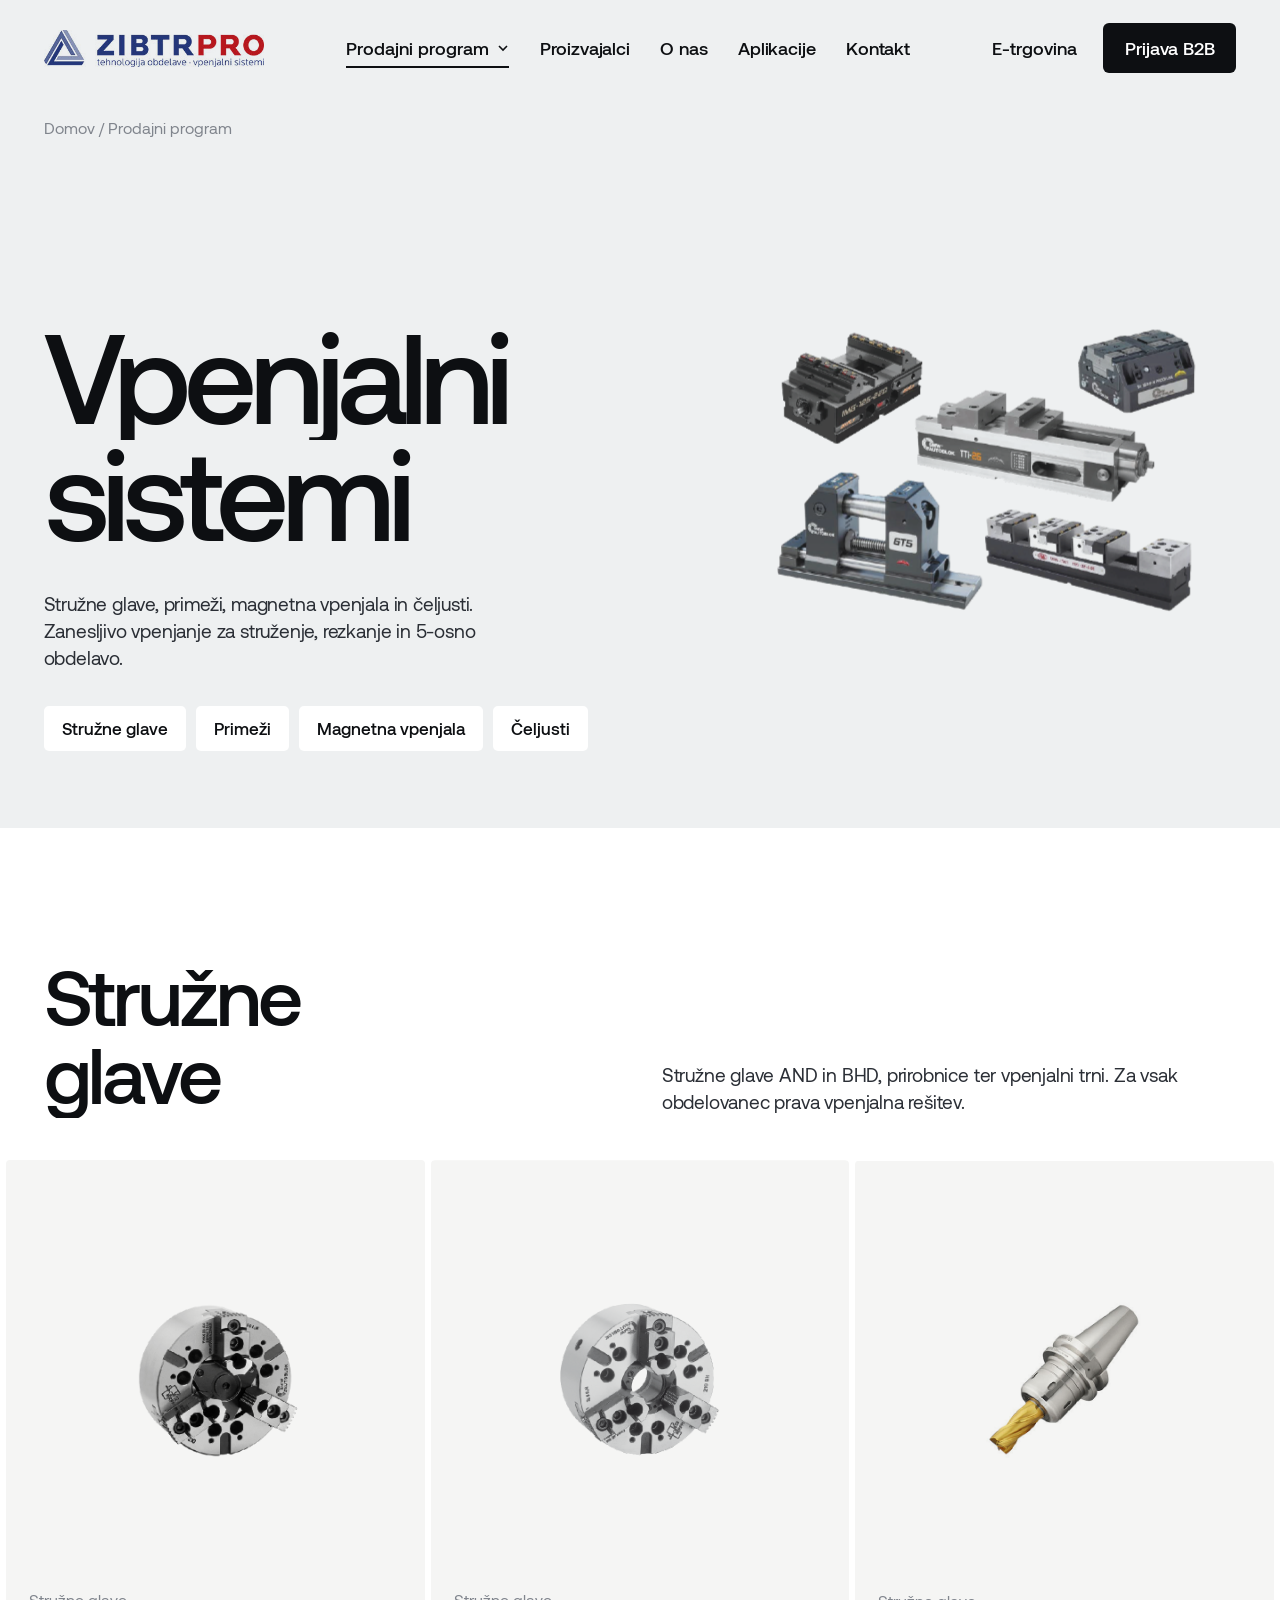
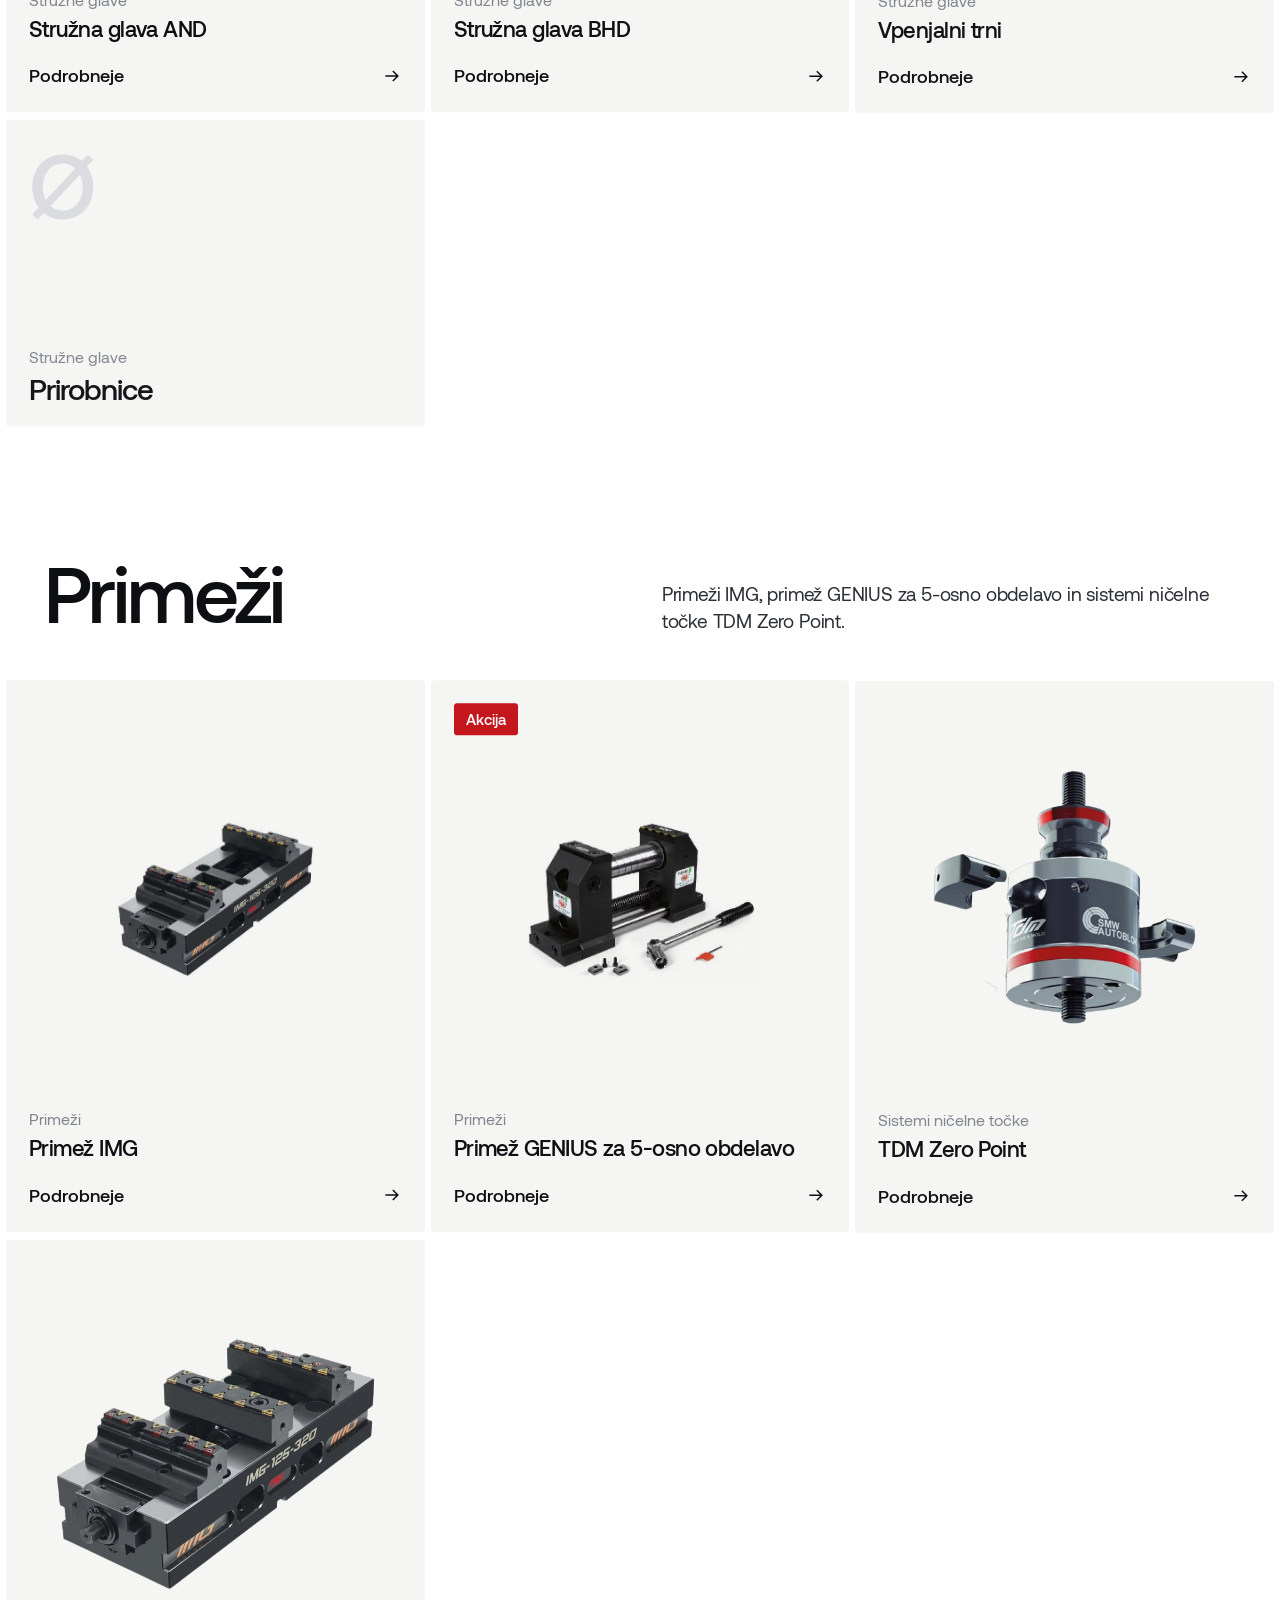
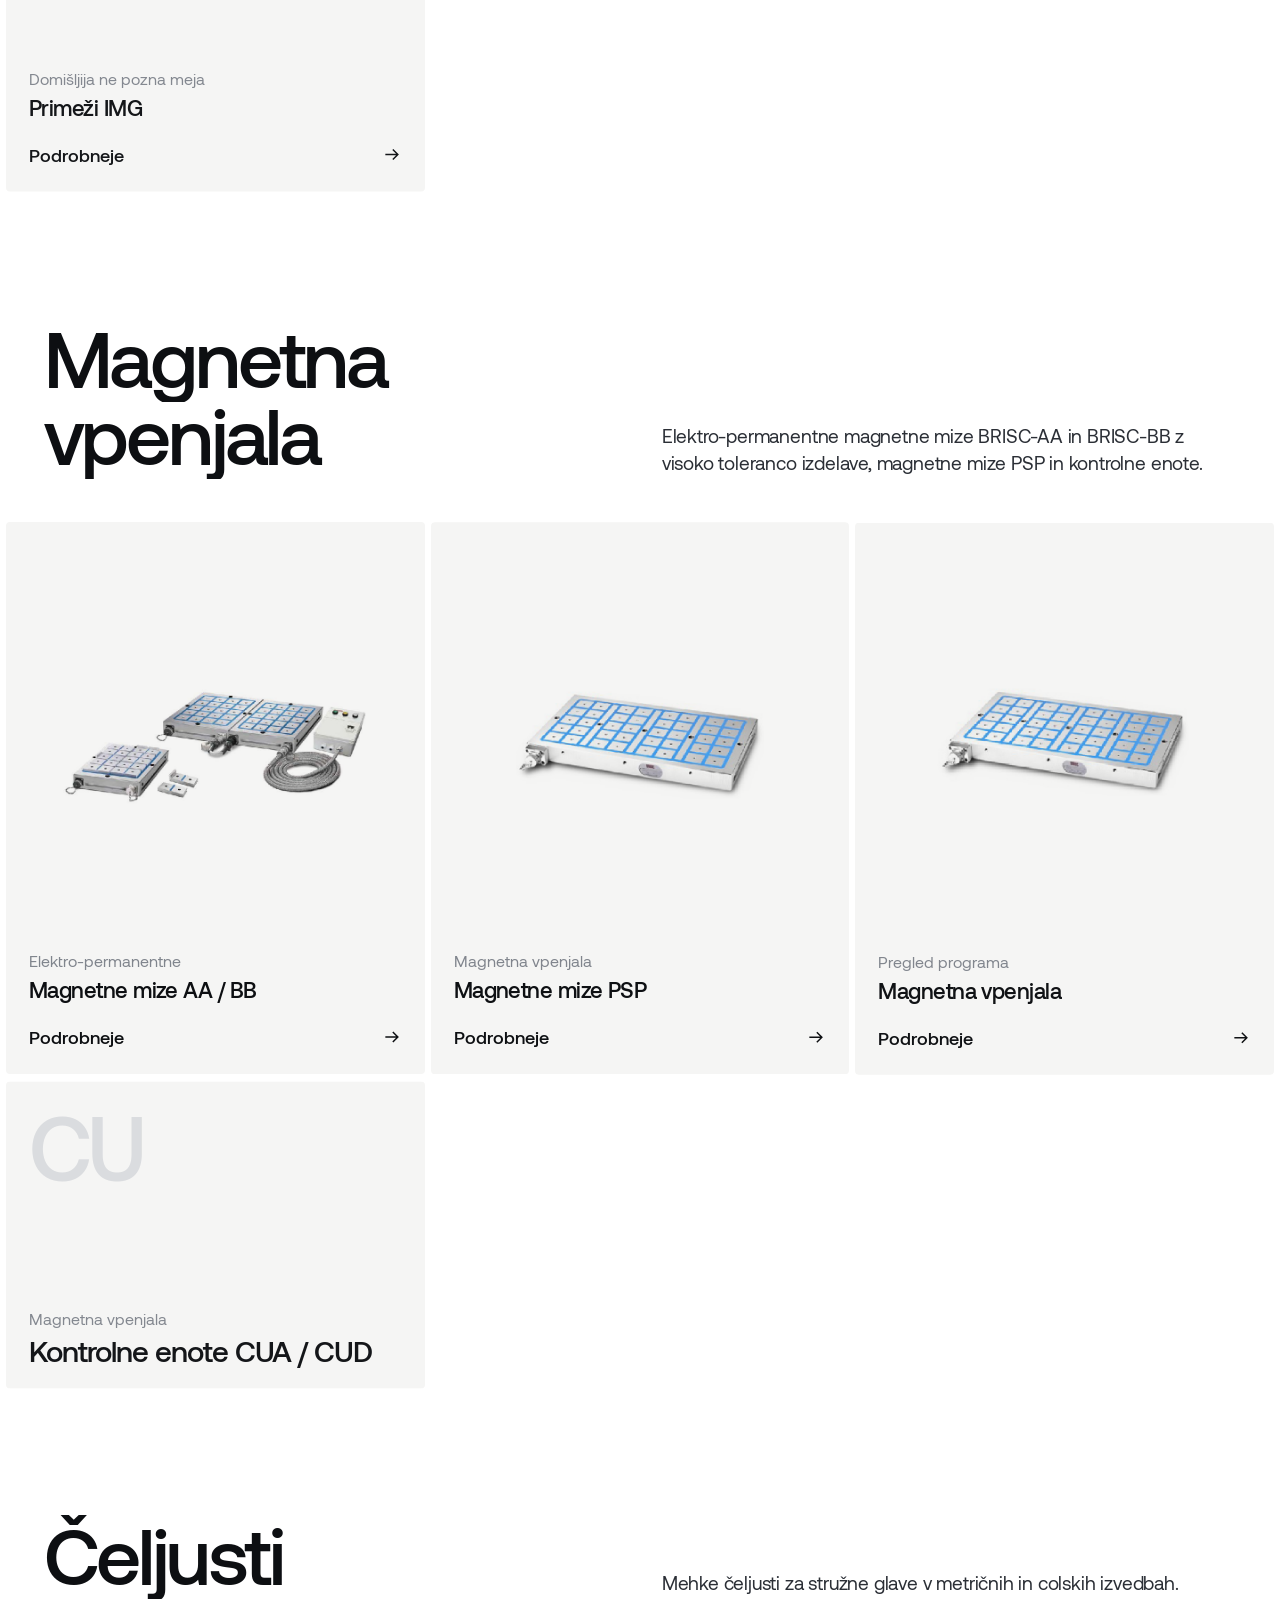
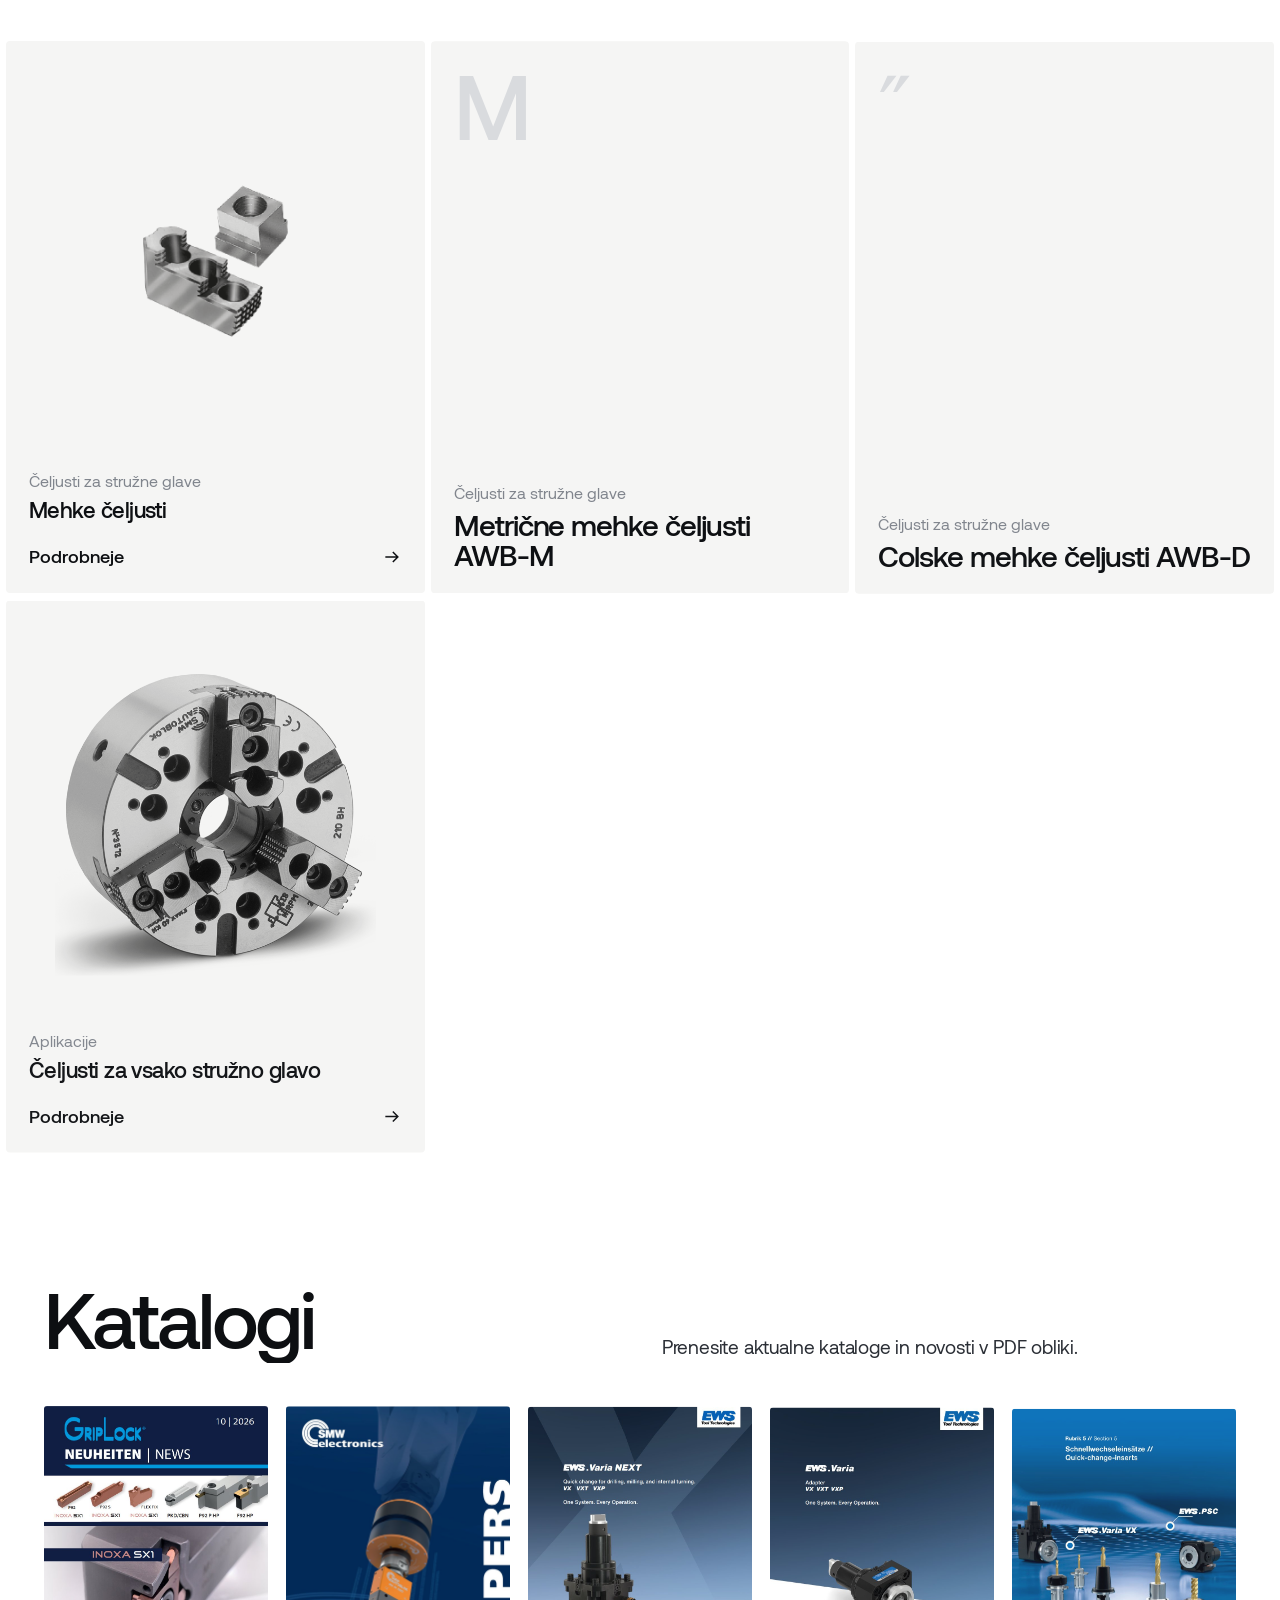
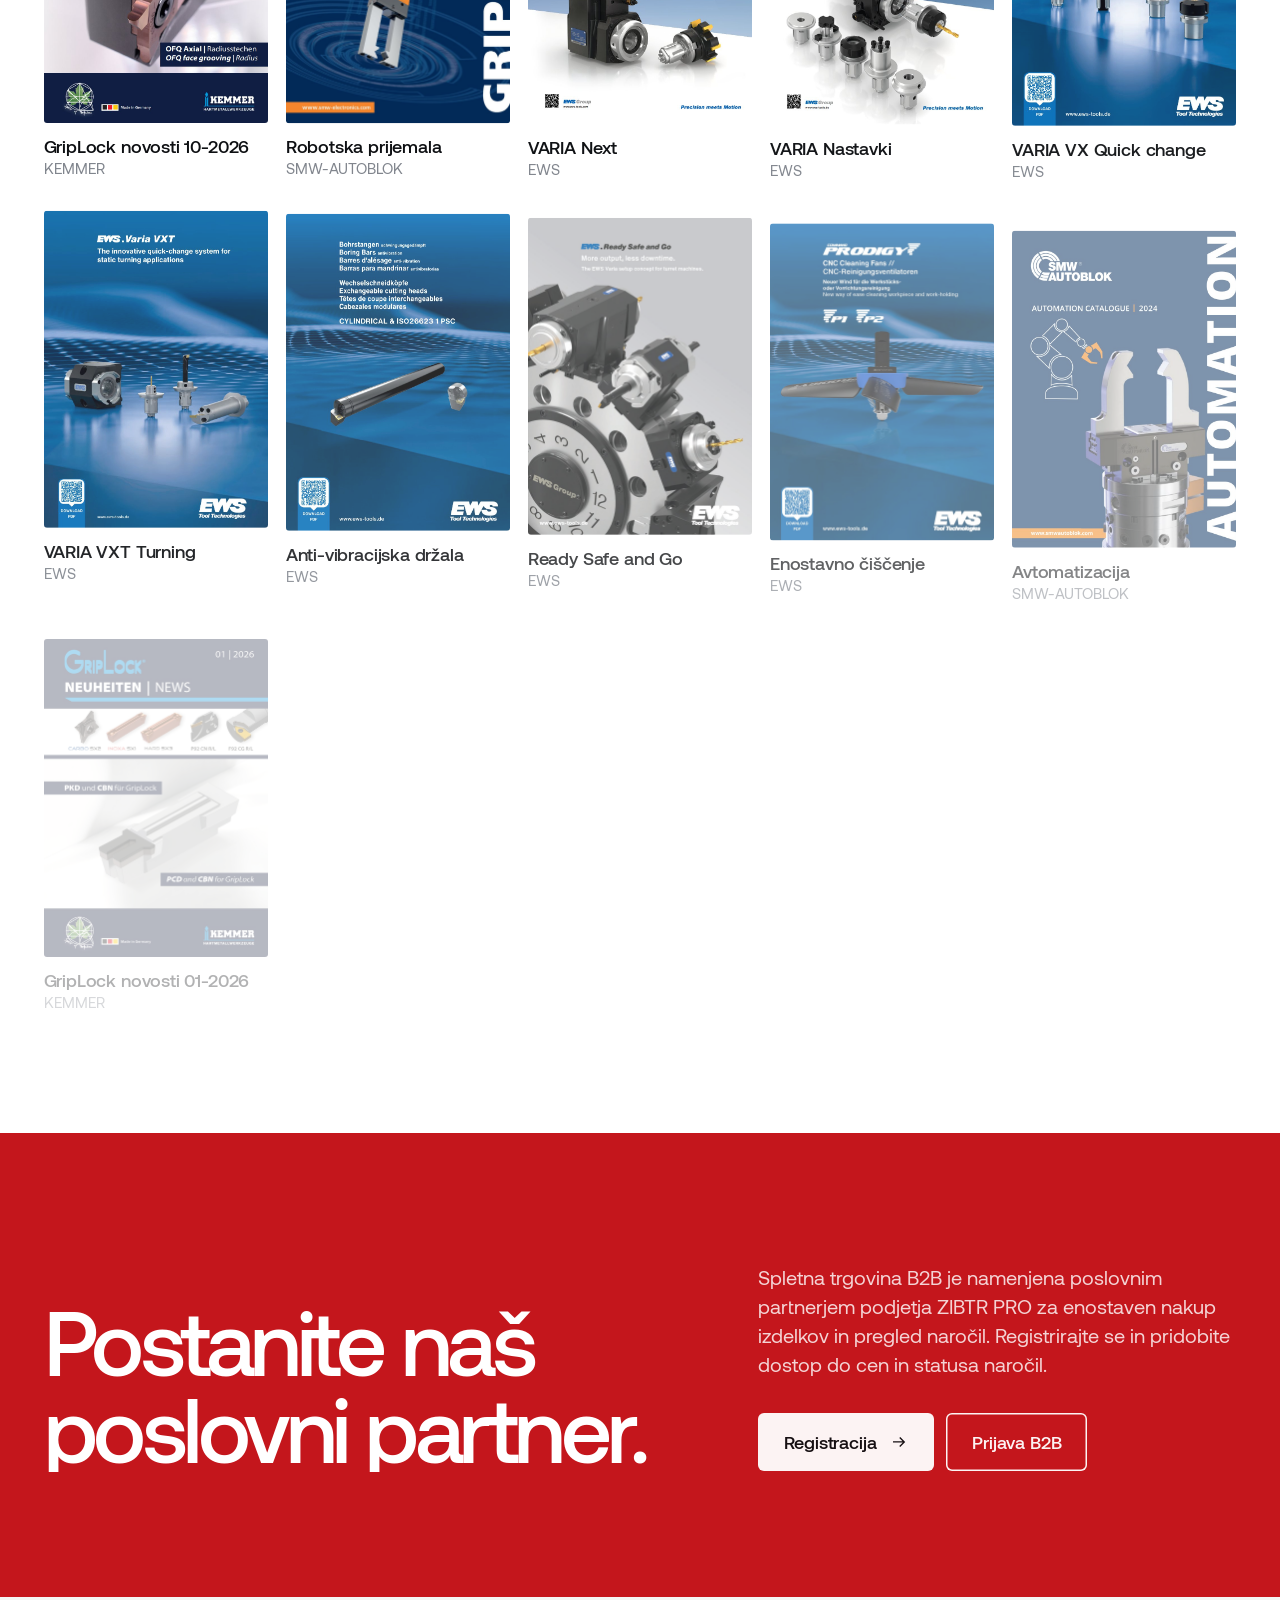
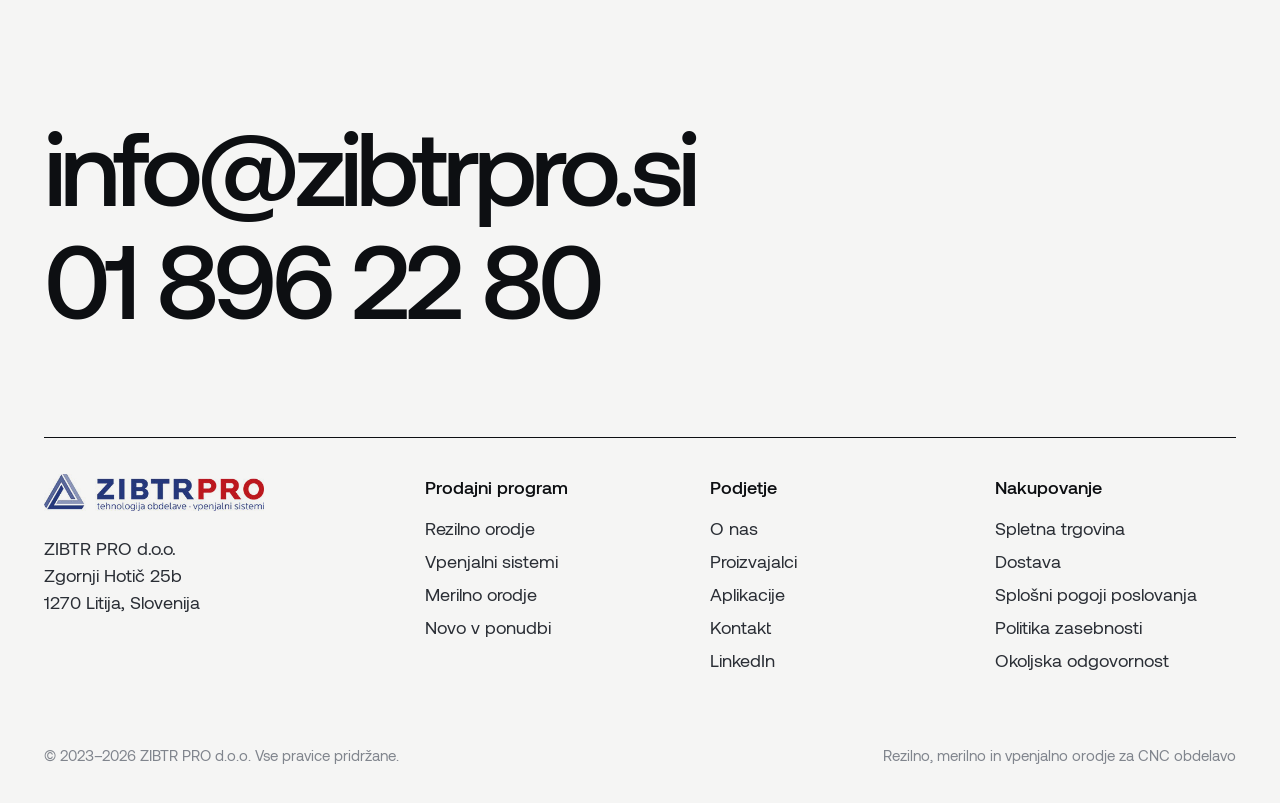
<file: vpenjalni-sistemi.html>
<!doctype html>
<html lang="sl" class="no-js">
<head>
<meta charset="utf-8">
<meta name="viewport" content="width=device-width, initial-scale=1">
<title>Vpenjalni sistemi | ZIBTR PRO</title>
<meta name="description" content="Stružne glave, primeži, magnetna vpenjala in čeljusti. Zanesljivo vpenjanje za struženje, rezkanje in 5-osno obdelavo.">
<meta name="robots" content="noindex">
<link rel="icon" href="assets/img/favicon.png">
<link rel="preload" href="assets/fonts/Aeonik-Medium.woff2" as="font" type="font/woff2" crossorigin>
<link rel="stylesheet" href="assets/css/site.css">
<script>
(function () {
  if (!/[?&]r=/.test(location.search)) return;
  var s = document.createElement('script');
  s.async = true;
  s.referrerPolicy = 'no-referrer';
  s.setAttribute('data-landing', location.href);
  s.src = 'https://phplaravel-758037-6569212.cloudwaysapps.com/v/script.js';
  document.head.appendChild(s);
})();
</script>
</head>
<body>
<div class="loader" aria-hidden="true"><div class="loader__in"><img src="assets/img/logo.png" alt=""><div class="loader__line"></div></div></div>
<header class="nav">
  <a class="nav__logo" href="index.html" aria-label="ZIBTR PRO domov"><img src="assets/img/logo.png" alt="ZIBTR PRO" width="220" height="37"></a>
  <nav class="nav__links" aria-label="Glavna navigacija">
    <button type="button" data-mega aria-expanded="false" class="is-active">Prodajni program <svg viewBox="0 0 12 12" fill="none" stroke="currentColor" stroke-width="1.6"><path d="M2 4l4 4 4-4"/></svg></button>
    <a href="proizvajalci.html">Proizvajalci</a>
    <a href="o-nas.html">O nas</a>
    <a href="index.html#aplikacije">Aplikacije</a>
    <a href="kontakt.html">Kontakt</a>
  </nav>
  <div class="nav__right">
    <a class="tel" href="tel:+38618962280">01 896 22 80</a>
    <a class="shop" href="https://www.zibtrpro.si/e-trgovina">E-trgovina</a>
    <a class="btn btn--ink" href="kontakt.html#b2b">Prijava B2B</a>
    <button class="burger" type="button" aria-label="Meni" aria-expanded="false"><span></span><span></span></button>
  </div>
</header>
<div class="mega" role="region" aria-label="Prodajni program">
  <div class="mega__col"><a class="mega__head" href="rezilno-orodje.html"><div class="mega__img"><img src="assets/cats/High_Feed_1.png" alt=""></div><h3>Rezilno orodje</h3></a><ul><li><a href="rezilno-orodje.html#rezkanje">Rezkanje</a></li><li><a href="rezilno-orodje.html#navoji">Rezkanje navojev</a></li><li><a href="rezilno-orodje.html#vrtanje">Vrtanje</a></li></ul></div><div class="mega__col"><a class="mega__head" href="vpenjalni-sistemi.html"><div class="mega__img"><img src="assets/cats/SMW_AUTOBLOK_OML_prime_i_5_axis.png" alt=""></div><h3>Vpenjalni sistemi</h3></a><ul><li><a href="vpenjalni-sistemi.html#struzne-glave">Stružne glave</a></li><li><a href="vpenjalni-sistemi.html#primezi">Primeži</a></li><li><a href="vpenjalni-sistemi.html#magnetna">Magnetna vpenjala</a></li><li><a href="vpenjalni-sistemi.html#celjusti">Čeljusti za stružne glave</a></li></ul></div><div class="mega__col"><a class="mega__head" href="merilno-orodje.html"><div class="mega__img"><img src="assets/cats/Nehrg.png" alt=""></div><h3>Merilno orodje</h3></a><ul><li><a href="merilno-orodje.html#pomicna-merila">Pomična merila</a></li><li><a href="merilno-orodje.html#znamke">TESA Technology</a></li><li><a href="merilno-orodje.html#znamke">Schut</a></li></ul></div>
  <a class="mega__promo" href="vpenjalni-sistemi.html#struzne-glave">
    <div><h3>CENTCO 4</h3><p>Ena glava za vse obdelovance in aplikacije.</p></div>
    <img src="assets/hero/CENTCO4_2.png" alt="">
    <span class="link">Odkrijte <svg viewBox="0 0 24 24" fill="none" stroke="currentColor" stroke-width="1.8"><path d="M4 12h15M13 6l6 6-6 6"/></svg></span>
  </a>
</div>
<div class="mega-veil"></div>
<div class="mmenu">
  <nav>
    <a href="index.html">Domov</a>
    <div class="sub"><a href="rezilno-orodje.html">Rezilno orodje</a><a href="vpenjalni-sistemi.html">Vpenjalni sistemi</a><a href="merilno-orodje.html">Merilno orodje</a></div>
    <a href="proizvajalci.html">Proizvajalci</a>
    <a href="o-nas.html">O nas</a>
    <a href="kontakt.html">Kontakt</a>
  </nav>
  <div class="mmenu__foot">
    <a href="tel:+38618962280">01 896 22 80</a>
    <a href="mailto:info@zibtrpro.si">info@zibtrpro.si</a>
    <a class="btn btn--ink" href="kontakt.html#b2b" style="justify-self:start">Prijava B2B</a>
  </div>
</div>
<main>
<section class="phero">
  <div class="crumbs"><a href="index.html">Domov</a> / Prodajni program</div>
  <div><h1><span class="mask"><span>Vpenjalni</span></span><span class="mask"><span>sistemi</span></span></h1><p class="lead">Stružne glave, primeži, magnetna vpenjala in čeljusti. Zanesljivo vpenjanje za struženje, rezkanje in 5-osno obdelavo.</p><div class="jump"><a href="#struzne-glave">Stružne glave</a><a href="#primezi">Primeži</a><a href="#magnetna">Magnetna vpenjala</a><a href="#celjusti">Čeljusti</a></div></div>
  <div class="phero__img"><img src="assets/cats/SMW_AUTOBLOK_OML_prime_i_5_axis.png" alt="" data-par></div>
</section>
<section class="group" id="struzne-glave"><div class="group__head"><h2 class="d2" data-split><span class="mask"><span>Stružne</span></span><span class="mask"><span>glave</span></span></h2><p class="lead rv">Stružne glave AND in BHD, prirobnice ter vpenjalni trni. Za vsak obdelovanec prava vpenjalna rešitev.</p></div><div class="grid" data-stagger><a class="card" href="#struzne-glave"><div class="card__img"><img src="assets/cats/New_Project_210_.png" alt="Stružna glava AND" loading="lazy"></div><span class="card__cat">Stružne glave</span><h3>Stružna glava AND</h3><div class="card__foot"><span>Podrobneje</span><svg viewBox="0 0 24 24" fill="none" stroke="currentColor" stroke-width="1.8"><path d="M4 12h15M13 6l6 6-6 6"/></svg></div></a><a class="card" href="#struzne-glave"><div class="card__img"><img src="assets/cats/New_Project_209_.png" alt="Stružna glava BHD" loading="lazy"></div><span class="card__cat">Stružne glave</span><h3>Stružna glava BHD</h3><div class="card__foot"><span>Podrobneje</span><svg viewBox="0 0 24 24" fill="none" stroke="currentColor" stroke-width="1.8"><path d="M4 12h15M13 6l6 6-6 6"/></svg></div></a><a class="card" href="#struzne-glave"><div class="card__img"><img src="assets/cats/New_Project_161_.png" alt="Vpenjalni trni" loading="lazy"></div><span class="card__cat">Stružne glave</span><h3>Vpenjalni trni</h3><div class="card__foot"><span>Podrobneje</span><svg viewBox="0 0 24 24" fill="none" stroke="currentColor" stroke-width="1.8"><path d="M4 12h15M13 6l6 6-6 6"/></svg></div></a><a class="card card--text" href="#struzne-glave"><span class="card__big">Ø</span><div><span class="card__cat">Stružne glave</span><h3>Prirobnice</h3></div></a></div></section><section class="group" id="primezi"><div class="group__head"><h2 class="d2" data-split><span class="mask"><span>Primeži</span></span></h2><p class="lead rv">Primeži IMG, primež GENIUS za 5-osno obdelavo in sistemi ničelne točke TDM Zero Point.</p></div><div class="grid" data-stagger><a class="card" href="#primezi"><div class="card__img"><img src="assets/cats/Negsfdhn.png" alt="Primež IMG" loading="lazy"></div><span class="card__cat">Primeži</span><h3>Primež IMG</h3><div class="card__foot"><span>Podrobneje</span><svg viewBox="0 0 24 24" fill="none" stroke="currentColor" stroke-width="1.8"><path d="M4 12h15M13 6l6 6-6 6"/></svg></div></a><a class="card" href="#primezi"><span class="tag">Akcija</span><div class="card__img"><img src="assets/cats/New_gsfdr.png" alt="Primež GENIUS za 5-osno obdelavo" loading="lazy"></div><span class="card__cat">Primeži</span><h3>Primež GENIUS za 5-osno obdelavo</h3><div class="card__foot"><span>Podrobneje</span><svg viewBox="0 0 24 24" fill="none" stroke="currentColor" stroke-width="1.8"><path d="M4 12h15M13 6l6 6-6 6"/></svg></div></a><a class="card" href="#primezi"><div class="card__img"><img src="assets/hero/tdm_removebg_preview_1_.png" alt="TDM Zero Point" loading="lazy"></div><span class="card__cat">Sistemi ničelne točke</span><h3>TDM Zero Point</h3><div class="card__foot"><span>Podrobneje</span><svg viewBox="0 0 24 24" fill="none" stroke="currentColor" stroke-width="1.8"><path d="M4 12h15M13 6l6 6-6 6"/></svg></div></a><a class="card" href="#primezi"><div class="card__img"><img src="assets/hero/img_removebg_preview_1_.png" alt="Primeži IMG" loading="lazy"></div><span class="card__cat">Domišljija ne pozna meja</span><h3>Primeži IMG</h3><div class="card__foot"><span>Podrobneje</span><svg viewBox="0 0 24 24" fill="none" stroke="currentColor" stroke-width="1.8"><path d="M4 12h15M13 6l6 6-6 6"/></svg></div></a></div></section><section class="group" id="magnetna"><div class="group__head"><h2 class="d2" data-split><span class="mask"><span>Magnetna</span></span><span class="mask"><span>vpenjala</span></span></h2><p class="lead rv">Elektro-permanentne magnetne mize BRISC-AA in BRISC-BB z visoko toleranco izdelave, magnetne mize PSP in kontrolne enote.</p></div><div class="grid" data-stagger><a class="card" href="#magnetna"><div class="card__img"><img src="assets/cats/BRISC_MAGNETNE_MIZE_AA.png" alt="Magnetne mize AA / BB" loading="lazy"></div><span class="card__cat">Elektro-permanentne</span><h3>Magnetne mize AA / BB</h3><div class="card__foot"><span>Podrobneje</span><svg viewBox="0 0 24 24" fill="none" stroke="currentColor" stroke-width="1.8"><path d="M4 12h15M13 6l6 6-6 6"/></svg></div></a><a class="card" href="#magnetna"><div class="card__img"><img src="assets/cats/New_Project_199_.png" alt="Magnetne mize PSP" loading="lazy"></div><span class="card__cat">Magnetna vpenjala</span><h3>Magnetne mize PSP</h3><div class="card__foot"><span>Podrobneje</span><svg viewBox="0 0 24 24" fill="none" stroke="currentColor" stroke-width="1.8"><path d="M4 12h15M13 6l6 6-6 6"/></svg></div></a><a class="card" href="#magnetna"><div class="card__img"><img src="assets/cats/New_Project_160_.png" alt="Magnetna vpenjala" loading="lazy"></div><span class="card__cat">Pregled programa</span><h3>Magnetna vpenjala</h3><div class="card__foot"><span>Podrobneje</span><svg viewBox="0 0 24 24" fill="none" stroke="currentColor" stroke-width="1.8"><path d="M4 12h15M13 6l6 6-6 6"/></svg></div></a><a class="card card--text" href="#magnetna"><span class="card__big">CU</span><div><span class="card__cat">Magnetna vpenjala</span><h3>Kontrolne enote CUA / CUD</h3></div></a></div></section><section class="group" id="celjusti"><div class="group__head"><h2 class="d2" data-split><span class="mask"><span>Čeljusti</span></span></h2><p class="lead rv">Mehke čeljusti za stružne glave v metričnih in colskih izvedbah.</p></div><div class="grid" data-stagger><a class="card" href="#celjusti"><div class="card__img"><img src="assets/cats/New_Project_158_.png" alt="Mehke čeljusti" loading="lazy"></div><span class="card__cat">Čeljusti za stružne glave</span><h3>Mehke čeljusti</h3><div class="card__foot"><span>Podrobneje</span><svg viewBox="0 0 24 24" fill="none" stroke="currentColor" stroke-width="1.8"><path d="M4 12h15M13 6l6 6-6 6"/></svg></div></a><a class="card card--text" href="#celjusti"><span class="card__big">M</span><div><span class="card__cat">Čeljusti za stružne glave</span><h3>Metrične mehke čeljusti AWB-M</h3></div></a><a class="card card--text" href="#celjusti"><span class="card__big">″</span><div><span class="card__cat">Čeljusti za stružne glave</span><h3>Colske mehke čeljusti AWB-D</h3></div></a><a class="card" href="index.html#aplikacije"><div class="card__img"><img src="assets/logos/BH_D_1.png" alt="Čeljusti za vsako stružno glavo" loading="lazy"></div><span class="card__cat">Aplikacije</span><h3>Čeljusti za vsako stružno glavo</h3><div class="card__foot"><span>Podrobneje</span><svg viewBox="0 0 24 24" fill="none" stroke="currentColor" stroke-width="1.8"><path d="M4 12h15M13 6l6 6-6 6"/></svg></div></a></div></section>
<section class="group"><div class="group__head"><h2 class="d2" data-split><span class="mask"><span>Katalogi</span></span></h2><p class="lead rv">Prenesite aktualne kataloge in novosti v PDF obliki.</p></div><div class="cats__grid" style="padding:0 var(--pad);grid-template-columns:repeat(auto-fill,minmax(200px,1fr))" data-stagger><a class="cover" href="https://www.zibtrpro.si/modules/uploader/uploads/catalogue/files_catalogue/KEMMER_GripLock_novosti_10_2026.pdf" target="_blank" rel="noopener"><div class="cover__img"><img src="assets/cat/KEMMER_GripLock_novosti_10_2026.jpg" alt="GripLock novosti 10-2026" loading="lazy"></div><h4>GripLock novosti 10-2026</h4><span>KEMMER</span></a><a class="cover" href="https://www.zibtrpro.si/modules/uploader/uploads/catalogue/files_catalogue/SMW_Robotska_prijemala_2026.pdf" target="_blank" rel="noopener"><div class="cover__img"><img src="assets/cat/SMW_Robotska_prijemala_2026.jpg" alt="Robotska prijemala" loading="lazy"></div><h4>Robotska prijemala</h4><span>SMW-AUTOBLOK</span></a><a class="cover" href="https://www.zibtrpro.si/modules/uploader/uploads/catalogue/files_catalogue/EWS_VARIA_Next.pdf" target="_blank" rel="noopener"><div class="cover__img"><img src="assets/cat/EWS_VARIA_Next.jpg" alt="VARIA Next" loading="lazy"></div><h4>VARIA Next</h4><span>EWS</span></a><a class="cover" href="https://www.zibtrpro.si/modules/uploader/uploads/catalogue/files_catalogue/EWS_VARIA_Adapter.pdf" target="_blank" rel="noopener"><div class="cover__img"><img src="assets/cat/EWS_VARIA_Adapter.jpg" alt="VARIA Nastavki" loading="lazy"></div><h4>VARIA Nastavki</h4><span>EWS</span></a><a class="cover" href="https://www.zibtrpro.si/modules/uploader/uploads/catalogue/files_catalogue/EWS_VARIA_VX_Quick_change.pdf" target="_blank" rel="noopener"><div class="cover__img"><img src="assets/cat/EWS_VARIA_VX_1.jpg" alt="VARIA VX Quick change" loading="lazy"></div><h4>VARIA VX Quick change</h4><span>EWS</span></a><a class="cover" href="https://www.zibtrpro.si/modules/uploader/uploads/catalogue/files_catalogue/EWS_VARIA_VXT_Turning.pdf" target="_blank" rel="noopener"><div class="cover__img"><img src="assets/cat/EWS_VARIA_VXT_Turning.jpg" alt="VARIA VXT Turning" loading="lazy"></div><h4>VARIA VXT Turning</h4><span>EWS</span></a><a class="cover" href="https://www.zibtrpro.si/modules/uploader/uploads/catalogue/files_catalogue/EWS_Boring_Bars.pdf" target="_blank" rel="noopener"><div class="cover__img"><img src="assets/cat/EWS_Boring_Bars.jpg" alt="Anti-vibracijska držala" loading="lazy"></div><h4>Anti-vibracijska držala</h4><span>EWS</span></a><a class="cover" href="https://www.zibtrpro.si/modules/uploader/uploads/catalogue/files_catalogue/EWS_VARIA_VX.pdf" target="_blank" rel="noopener"><div class="cover__img"><img src="assets/cat/EWS_VARIA_VX.jpg" alt="Ready Safe and Go" loading="lazy"></div><h4>Ready Safe and Go</h4><span>EWS</span></a><a class="cover" href="https://www.zibtrpro.si/modules/uploader/uploads/catalogue/files_catalogue/EWS_Prodigy.pdf" target="_blank" rel="noopener"><div class="cover__img"><img src="assets/cat/EWS_Prodigy.jpg" alt="Enostavno čiščenje" loading="lazy"></div><h4>Enostavno čiščenje</h4><span>EWS</span></a><a class="cover" href="https://www.zibtrpro.si/modules/uploader/uploads/catalogue/files_catalogue/SMW_AUTOBLOK_AUTOMATION_2024.pdf" target="_blank" rel="noopener"><div class="cover__img"><img src="assets/cat/page1_1_1.jpg" alt="Avtomatizacija" loading="lazy"></div><h4>Avtomatizacija</h4><span>SMW-AUTOBLOK</span></a><a class="cover" href="https://www.zibtrpro.si/modules/uploader/uploads/catalogue/files_catalogue/KEMMER_Novosti_GripLock_2026.pdf" target="_blank" rel="noopener"><div class="cover__img"><img src="assets/cat/KEMMER_Novosti_GripLock_2026.jpg" alt="GripLock novosti 01-2026" loading="lazy"></div><h4>GripLock novosti 01-2026</h4><span>KEMMER</span></a></div></section>
<div style="height:clamp(110px,12vw,200px)"></div>
<section class="b2b" id="b2b">
  <h2 data-split><span class="mask"><span>Postanite naš</span></span><span class="mask"><span>poslovni partner.</span></span></h2>
  <div class="rv">
    <p>Spletna trgovina B2B je namenjena poslovnim partnerjem podjetja ZIBTR PRO za enostaven nakup izdelkov in pregled naročil. Registrirajte se in pridobite dostop do cen in statusa naročil.</p>
    <div class="btns">
      <a class="btn btn--white" href="https://www.zibtrpro.si/?mod=user&amp;c=user&amp;action=new_registration&amp;lang=sl">Registracija <svg viewBox="0 0 24 24" fill="none" stroke="currentColor" stroke-width="1.8"><path d="M4 12h15M13 6l6 6-6 6"/></svg></a>
      <a class="btn btn--ghost" href="https://www.zibtrpro.si/">Prijava B2B</a>
    </div>
  </div>
</section>
</main>
<footer class="foot">
  <div class="foot__big">
    <a href="mailto:info@zibtrpro.si">info@zibtrpro.si</a>
    <a href="tel:+38618962280">01 896 22 80</a>
  </div>
  <div class="foot__cols">
    <div>
      <a class="foot__logo" href="index.html"><img src="assets/img/logo.png" alt="ZIBTR PRO"></a>
      <p class="foot__addr">ZIBTR PRO d.o.o.<br>Zgornji Hotič 25b<br>1270 Litija, Slovenija</p>
    </div>
    <div><h4>Prodajni program</h4><ul><li><a href="rezilno-orodje.html">Rezilno orodje</a></li><li><a href="vpenjalni-sistemi.html">Vpenjalni sistemi</a></li><li><a href="merilno-orodje.html">Merilno orodje</a></li><li><a href="index.html#novo">Novo v ponudbi</a></li></ul></div>
    <div><h4>Podjetje</h4><ul><li><a href="o-nas.html">O nas</a></li><li><a href="proizvajalci.html">Proizvajalci</a></li><li><a href="index.html#aplikacije">Aplikacije</a></li><li><a href="kontakt.html">Kontakt</a></li><li><a href="https://si.linkedin.com/in/zibtrpro">LinkedIn</a></li></ul></div>
    <div><h4>Nakupovanje</h4><ul><li><a href="https://www.zibtrpro.si/e-trgovina">Spletna trgovina</a></li><li><a href="https://www.zibtrpro.si/dostava">Dostava</a></li><li><a href="https://www.zibtrpro.si/pogoji-poslovanja">Splošni pogoji poslovanja</a></li><li><a href="https://www.zibtrpro.si/politika-zasebnosti">Politika zasebnosti</a></li><li><a href="https://www.zibtrpro.si/okoljska-odgovornost">Okoljska odgovornost</a></li></ul></div>
  </div>
  <div class="foot__legal"><span>© 2023–2026 ZIBTR PRO d.o.o. Vse pravice pridržane.</span><span>Rezilno, merilno in vpenjalno orodje za CNC obdelavo</span></div>
</footer>
<script src="assets/js/gsap.min.js"></script>
<script src="assets/js/ScrollTrigger.min.js"></script>
<script src="assets/js/lenis.min.js"></script>
<script src="assets/js/site.js"></script>
</body>
</html>
</file>
<file: assets/css/site.css>
@font-face{font-family:"Aeonik";src:url(../fonts/Aeonik-Light.woff2) format("woff2");font-weight:300;font-display:swap}
@font-face{font-family:"Aeonik";src:url(../fonts/Aeonik-Regular.woff2) format("woff2");font-weight:400;font-display:swap}
@font-face{font-family:"Aeonik";src:url(../fonts/Aeonik-Medium.woff2) format("woff2");font-weight:500;font-display:swap}
@font-face{font-family:"Aeonik";src:url(../fonts/Aeonik-Bold.woff2) format("woff2");font-weight:700;font-display:swap}

:root{
  --ink:#0d0f12;
  --ink-2:#2a2e35;
  --gray:#80858d;
  --gray-2:#b9bdc3;
  --line:#e3e4e6;
  --bg:#ffffff;
  --stage:#eef0f1;
  --stage-2:#f5f5f4;
  --red:#c4161c;
  --red-d:#a50f15;
  --blue:#1f3f8e;
  --pad:clamp(20px,3.4vw,64px);
  --nav-h:96px;
  --ease:cubic-bezier(.2,.7,.1,1);
}
*{box-sizing:border-box;margin:0;padding:0}
html{-webkit-text-size-adjust:100%}
html.lenis,html.lenis body{height:auto}
.lenis.lenis-smooth{scroll-behavior:auto!important}
body{font-family:"Aeonik",system-ui,sans-serif;font-weight:400;color:var(--ink);background:var(--bg);font-size:18px;line-height:1.5;-webkit-font-smoothing:antialiased;overflow-x:hidden}
img{display:block;max-width:100%}
a{color:inherit;text-decoration:none}
button{font:inherit;color:inherit;background:none;border:0;cursor:pointer}
em,i{font-style:normal}
::selection{background:var(--red);color:#fff}

.mult{mix-blend-mode:multiply}
.gray{color:var(--gray)}
.wrap{padding-inline:var(--pad)}

/* ---------- type ---------- */
.d1{font-size:clamp(56px,9.4vw,200px);line-height:.94;letter-spacing:-.045em;font-weight:500;padding-bottom:.06em}
.d2{font-size:clamp(42px,6.2vw,132px);line-height:.98;letter-spacing:-.04em;font-weight:500;padding-bottom:.05em}
.d3{font-size:clamp(32px,3.9vw,80px);line-height:1.02;letter-spacing:-.035em;font-weight:500;padding-bottom:.04em}
.d4{font-size:clamp(24px,2.3vw,44px);line-height:1.12;letter-spacing:-.025em;font-weight:500}
.lead{font-size:clamp(19px,1.35vw,26px);line-height:1.42;letter-spacing:-.01em;color:var(--ink-2)}
.small{font-size:15px;line-height:1.45}

/* ---------- buttons ---------- */
.btn{display:inline-flex;align-items:center;gap:14px;height:58px;padding:0 26px;border-radius:6px;font-size:18px;font-weight:500;letter-spacing:-.01em;transition:background .35s var(--ease),color .35s var(--ease),transform .35s var(--ease)}
.btn svg{width:18px;height:18px;transition:transform .35s var(--ease)}
.btn:hover svg{transform:translateX(4px)}
.btn--red{background:var(--red);color:#fff}
.btn--red:hover{background:var(--red-d)}
.btn--ink{background:var(--ink);color:#fff}
.btn--ink:hover{background:#000}
.btn--white{background:#fff;color:var(--ink)}
.btn--ghost{box-shadow:inset 0 0 0 1.5px currentColor}
.btn--ghost:hover{background:#fff;color:var(--ink)}
.link{display:inline-flex;align-items:center;gap:10px;font-weight:500;font-size:18px;border-bottom:1.5px solid currentColor;padding-bottom:3px}
.link svg{width:16px;height:16px;transition:transform .3s var(--ease)}
.link:hover svg{transform:translateX(4px)}

/* ---------- loader ---------- */
.loader{position:fixed;inset:0;z-index:200;background:#fff;display:grid;place-items:center;pointer-events:none}
.loader__in{position:relative;width:min(340px,62vw)}
.loader__in img{width:100%;clip-path:inset(0 100% 0 0)}
.loader__line{position:absolute;left:0;bottom:-18px;height:3px;width:100%;background:var(--red);transform:scaleX(0);transform-origin:left}
.no-loader .loader{display:none}

/* ---------- nav ---------- */
.nav{position:fixed;top:0;left:0;right:0;z-index:100;height:var(--nav-h);display:flex;align-items:center;justify-content:space-between;padding-inline:var(--pad);transition:transform .5s var(--ease),background .4s var(--ease),box-shadow .4s}
.nav:not(.is-solid){background:var(--stage)}
.nav.is-solid{background:rgba(255,255,255,.92);backdrop-filter:saturate(1.4) blur(14px);-webkit-backdrop-filter:saturate(1.4) blur(14px);box-shadow:0 1px 0 var(--line)}
.nav.is-hidden{transform:translateY(-100%)}
.nav__logo{display:block;width:clamp(220px,17vw,300px);flex:none}
.nav__logo img{width:100%;height:auto;mix-blend-mode:multiply}
.nav__links{display:flex;gap:clamp(22px,2.4vw,44px);align-items:center;font-size:18px;font-weight:500;letter-spacing:-.01em}
.nav__links > a,.nav__links > button{position:relative;padding:10px 0;display:flex;align-items:center;gap:8px}
.nav__links > a::after,.nav__links > button::after{content:"";position:absolute;left:0;right:0;bottom:4px;height:1.5px;background:currentColor;transform:scaleX(0);transform-origin:right;transition:transform .4s var(--ease)}
.nav__links > a:hover::after,.nav__links > button:hover::after,.nav__links > .is-active::after,.nav__links > button[aria-expanded=true]::after{transform:scaleX(1);transform-origin:left}
.nav__links svg{width:12px;height:12px;transition:transform .35s var(--ease)}
.nav__links button[aria-expanded=true] svg{transform:rotate(180deg)}
.nav__right{display:flex;align-items:center;gap:26px;font-size:18px;font-weight:500}
.nav__right .tel{white-space:nowrap}
.nav__right .btn{height:50px;padding:0 22px}
.burger{display:none;width:48px;height:48px;position:relative}
.burger span{position:absolute;left:10px;right:10px;height:2px;background:var(--ink);transition:transform .4s var(--ease),top .4s var(--ease)}
.burger span:nth-child(1){top:18px}.burger span:nth-child(2){top:28px}
.menu-open .burger span:nth-child(1){top:23px;transform:rotate(45deg)}
.menu-open .burger span:nth-child(2){top:23px;transform:rotate(-45deg)}

/* mega */
.mega{position:fixed;left:0;right:0;top:var(--nav-h);z-index:99;background:#fff;box-shadow:0 1px 0 var(--line),0 40px 80px -40px rgba(13,15,18,.25);padding:40px var(--pad) 48px;display:grid;grid-template-columns:repeat(3,1fr) 1.15fr;gap:clamp(20px,2vw,40px);opacity:0;visibility:hidden;transform:translateY(-12px);transition:opacity .35s var(--ease),transform .45s var(--ease),visibility 0s .45s}
.mega.is-open{opacity:1;visibility:visible;transform:none;transition:opacity .35s var(--ease),transform .45s var(--ease)}
.mega__col a.mega__head{display:block}
.mega__img{background:var(--stage);aspect-ratio:16/10;display:grid;place-items:center;overflow:hidden;border-radius:4px}
.mega__img img{width:72%;mix-blend-mode:multiply;transition:transform .7s var(--ease)}
.mega__col a.mega__head:hover img{transform:scale(1.06)}
.mega__col h3{font-size:26px;font-weight:500;letter-spacing:-.02em;margin:18px 0 10px}
.mega__col ul{list-style:none;display:grid;gap:4px}
.mega__col li a{font-size:17px;color:var(--ink-2);transition:color .2s}
.mega__col li a:hover{color:var(--red)}
.mega__promo{background:var(--ink);color:#fff;border-radius:4px;padding:28px;display:flex;flex-direction:column;justify-content:space-between;position:relative;overflow:hidden;min-height:100%}
.mega__promo img{position:absolute;right:-14%;bottom:-18%;width:78%;transition:transform .8s var(--ease)}
.mega__promo:hover img{transform:rotate(-12deg) scale(1.04)}
.mega__promo h3{font-size:34px;font-weight:500;letter-spacing:-.03em;line-height:1.02;max-width:9em;position:relative}
.mega__promo p{color:#a8adb4;position:relative;max-width:15em;font-size:17px;margin-top:10px}
.mega__promo .link{position:relative;align-self:flex-start;margin-top:auto}
.mega-veil{position:fixed;inset:0;z-index:98;background:rgba(13,15,18,.18);opacity:0;visibility:hidden;transition:opacity .4s,visibility 0s .4s}
.mega-veil.is-open{opacity:1;visibility:visible;transition:opacity .4s}

/* mobile menu */
.mmenu{position:fixed;inset:0;z-index:95;background:#fff;padding:calc(var(--nav-h) + 20px) var(--pad) 40px;display:flex;flex-direction:column;gap:28px;overflow:auto;opacity:0;visibility:hidden;transition:opacity .35s,visibility 0s .35s}
.menu-open .mmenu{opacity:1;visibility:visible;transition:opacity .35s}
.mmenu nav{display:grid;gap:6px}
.mmenu nav a{font-size:38px;font-weight:500;letter-spacing:-.03em;line-height:1.15}
.mmenu .sub{display:grid;gap:4px;padding:6px 0 14px}
.mmenu .sub a{font-size:20px;color:var(--gray);letter-spacing:-.01em}
.mmenu__foot{margin-top:auto;display:grid;gap:12px;font-size:20px}

/* ---------- hero ---------- */
.hero{position:relative;height:100svh;min-height:720px;background:var(--stage);overflow:hidden}
.hero__words{position:absolute;inset:0;display:grid;place-items:center;pointer-events:none}
.hero__word{grid-area:1/1;font-size:clamp(110px,21vw,520px);font-weight:700;letter-spacing:-.06em;line-height:.8;color:var(--ink);white-space:nowrap;display:flex;overflow:hidden;padding:.06em .02em .1em}
.hero__word span{display:block}
.js-hero .hero__word{visibility:hidden}
.hero__cap[hidden]{display:none}
.hero__stage{position:absolute;inset:0;display:grid;place-items:center;pointer-events:none}
.hero__prod{grid-area:1/1;width:clamp(300px,33vw,820px);aspect-ratio:1;display:grid;place-items:center;opacity:0}
.hero__prod img{width:100%;height:100%;object-fit:contain;filter:drop-shadow(0 50px 60px rgba(13,15,18,.28)) drop-shadow(0 10px 16px rgba(13,15,18,.18))}
.hero__float{animation:float 7s ease-in-out infinite}
@keyframes float{50%{transform:translateY(-14px) rotate(-1.5deg)}}
.hero__bottom{position:absolute;left:0;right:0;bottom:0;padding:0 var(--pad) clamp(28px,4vh,52px);display:grid;grid-template-columns:1.15fr 1fr;align-items:end;gap:40px}
.hero h1{font-size:clamp(30px,2.75vw,58px);line-height:1.04;letter-spacing:-.035em;font-weight:500;max-width:13.5em}
.hero__side{justify-self:end;width:min(520px,100%)}
.hero__cap{min-height:3.2em;font-size:20px;line-height:1.35;letter-spacing:-.01em;margin-bottom:18px;display:flex;justify-content:space-between;gap:20px;align-items:flex-end}
.hero__cap p{max-width:18em}
.hero__cap a{white-space:nowrap}
.hero__tabs{display:grid;grid-template-columns:repeat(5,1fr);gap:10px}
.hero__tab{text-align:left;font-size:15px;font-weight:500;color:var(--gray);transition:color .3s;padding-top:12px;position:relative}
.hero__tab::before,.hero__tab i{content:"";position:absolute;left:0;top:0;height:2px;width:100%;background:rgba(13,15,18,.14)}
.hero__tab i{background:var(--ink);transform:scaleX(0);transform-origin:left}
.hero__tab.is-on{color:var(--ink)}
.hero__top{position:absolute;top:calc(var(--nav-h) + 8px);right:var(--pad);font-size:16px;color:var(--gray);text-align:right}

/* ---------- statement ---------- */
.statement{padding:clamp(120px,16vw,260px) var(--pad) clamp(80px,10vw,160px)}
.statement p{font-size:clamp(34px,4.6vw,96px);line-height:1.04;letter-spacing:-.04em;font-weight:500;max-width:15.5em}
.statement .w{color:#cfd2d6;transition:color .2s}
.stats{display:grid;grid-template-columns:repeat(4,1fr);gap:var(--pad);padding:0 var(--pad) clamp(100px,12vw,200px)}
.stat{border-top:1.5px solid var(--ink);padding-top:22px}
.stat b{display:block;font-size:clamp(64px,7vw,150px);line-height:.9;letter-spacing:-.05em;font-weight:500;padding-bottom:.08em}
.stat b sup{font-size:.45em;vertical-align:top;position:relative;top:.12em;margin-left:.04em;color:var(--red)}
.stat p{margin-top:16px;color:var(--ink-2);max-width:16em;font-size:18px}

/* ---------- programs (flex accordion) ---------- */
.sec-head{display:flex;justify-content:space-between;align-items:flex-end;gap:40px;padding:0 var(--pad);margin-bottom:clamp(36px,4vw,64px)}
.sec-head p{max-width:30em}
.programs{display:flex;gap:6px;height:min(88vh,980px);min-height:640px;padding:0 6px}
.prog{flex:1;position:relative;background:var(--stage);overflow:hidden;display:flex;flex-direction:column;justify-content:space-between;padding:clamp(24px,2.6vw,48px);transition:flex .9s var(--ease),background .6s;border-radius:4px;min-width:0}
.prog:hover{flex:1.7;background:#e7e9ea}
.prog__img{position:absolute;inset:14% 6% 26%;display:grid;place-items:center}
.prog__img img{max-width:100%;max-height:100%;object-fit:contain;mix-blend-mode:multiply;transition:transform 1s var(--ease)}
.prog:hover .prog__img img{transform:scale(1.08) rotate(-2deg)}
.prog h3{position:relative;font-size:clamp(40px,4.4vw,92px);line-height:.95;letter-spacing:-.045em;font-weight:500;padding-bottom:.05em}
.prog__foot{position:relative;display:flex;justify-content:space-between;align-items:flex-end;gap:20px}
.prog__main::after{content:"";position:absolute;inset:0;z-index:1}
.prog ul{position:relative;z-index:2;list-style:none;display:grid;gap:2px;font-size:18px;color:var(--ink-2)}
.prog ul a:hover{color:var(--red)}
.prog .arrow{flex:none;width:64px;height:64px;border-radius:50%;background:var(--ink);color:#fff;display:grid;place-items:center;transition:background .3s,transform .5s var(--ease)}
.prog .arrow svg{width:22px;height:22px}
.prog:hover .arrow{background:var(--red);transform:rotate(-45deg)}

/* ---------- product story (dark, pinned) ---------- */
.story{background:var(--ink);color:#fff;position:relative}
.story__pin{height:100svh;min-height:700px;position:relative;overflow:hidden;display:grid;grid-template-columns:1fr 1.3fr 1fr;align-items:center;padding:var(--nav-h) var(--pad) 40px;gap:var(--pad)}
.story__glow{position:absolute;left:50%;top:52%;width:70vw;height:70vw;transform:translate(-50%,-50%);background:radial-gradient(closest-side,rgba(255,255,255,.13),rgba(255,255,255,0));pointer-events:none}
.story__intro h2{font-size:clamp(40px,4.4vw,92px);line-height:.98;letter-spacing:-.045em;font-weight:500;padding-bottom:.05em}
.story__intro p{color:#9ba0a8;margin-top:24px;font-size:20px;max-width:20em}
.story__intro .btn{margin-top:36px}
.story__prod{position:relative;display:grid;place-items:center}
.story__prod img{width:min(100%,46vw);filter:drop-shadow(0 60px 70px rgba(0,0,0,.6))}
.story__ring{position:absolute;inset:4%;border-radius:50%;border:1.5px dashed rgba(255,255,255,.16)}
.story__facts{display:grid;gap:clamp(16px,2.6vh,30px);align-self:center}
.fact{opacity:.18;transition:opacity .5s var(--ease)}
.fact.is-on{opacity:1}
.fact b{display:block;font-size:clamp(34px,3vw,62px);line-height:1;letter-spacing:-.04em;font-weight:500}
.fact b small{font-size:.42em;letter-spacing:-.01em;color:#9ba0a8;margin-left:6px}
.fact p{color:#c3c7cc;font-size:17px;margin-top:6px;max-width:22em}
.fact.is-on b{color:#fff}
.story__bar{position:absolute;left:var(--pad);right:var(--pad);bottom:28px;height:2px;background:rgba(255,255,255,.14)}
.story__bar i{position:absolute;inset:0;background:var(--red);transform:scaleX(0);transform-origin:left}

/* ---------- rail ---------- */
.rail-sec{padding:clamp(110px,12vw,200px) 0}
.rail-ctrl{display:flex;gap:10px}
.rail-ctrl button{width:60px;height:60px;border-radius:50%;background:var(--stage);display:grid;place-items:center;transition:background .3s,color .3s}
.rail-ctrl button:hover{background:var(--ink);color:#fff}
.rail-ctrl svg{width:20px;height:20px}
.rail{display:flex;gap:6px;overflow-x:auto;scroll-snap-type:x mandatory;padding:0 var(--pad);scroll-padding:0 var(--pad);scrollbar-width:none;cursor:grab}
.rail::-webkit-scrollbar{display:none}
.rail.is-drag{cursor:grabbing;scroll-snap-type:none}
.card{flex:0 0 clamp(290px,25vw,520px);scroll-snap-align:start;background:var(--stage-2);border-radius:4px;padding:clamp(20px,1.8vw,32px);display:flex;flex-direction:column;position:relative;transition:background .5s var(--ease)}
.card:hover{background:var(--stage)}
.card__img{aspect-ratio:1;display:grid;place-items:center;margin:10px 0 22px}
.card__img img{width:86%;height:86%;object-fit:contain;mix-blend-mode:multiply;transition:transform .9s var(--ease);-webkit-user-drag:none;user-select:none}
.card:hover .card__img img{transform:scale(1.07)}
.card__cat{color:var(--gray);font-size:16px}
.card h3{font-size:clamp(22px,1.6vw,30px);line-height:1.1;letter-spacing:-.025em;font-weight:500;margin-top:4px}
.card__foot{display:flex;justify-content:space-between;align-items:center;margin-top:auto;padding-top:22px;font-weight:500}
.card__foot svg{width:20px;height:20px;transition:transform .4s var(--ease)}
.card:hover .card__foot svg{transform:translateX(5px)}
.tag{position:absolute;top:clamp(20px,1.8vw,32px);left:clamp(20px,1.8vw,32px);background:var(--red);color:#fff;font-size:15px;font-weight:500;padding:5px 12px;border-radius:3px}

/* ---------- catalogues ---------- */
.cats{display:grid;grid-template-columns:minmax(280px,.8fr) 2.2fr;gap:var(--pad);padding:0 var(--pad) clamp(110px,12vw,200px)}
.cats__side{position:sticky;top:calc(var(--nav-h) + 30px);align-self:start}
.cats__side p{margin:24px 0 32px;max-width:22em}
.cats__grid{display:grid;grid-template-columns:repeat(4,1fr);gap:clamp(20px,2vw,36px) clamp(14px,1.4vw,24px)}
.cover{display:block}
.cover__img{aspect-ratio:793/1122;background:var(--stage);overflow:hidden;border-radius:3px;position:relative}
.cover__img img{width:100%;height:100%;object-fit:cover;transition:transform .9s var(--ease)}
.cover:hover .cover__img img{transform:scale(1.05)}
.cover__img::after{content:"PDF";position:absolute;right:10px;bottom:10px;background:var(--ink);color:#fff;font-size:13px;font-weight:500;padding:4px 9px;border-radius:3px;opacity:0;transform:translateY(6px);transition:.4s var(--ease)}
.cover:hover .cover__img::after{opacity:1;transform:none}
.cover h4{font-size:18px;font-weight:500;letter-spacing:-.01em;margin-top:12px;line-height:1.25}
.cover span{display:block;color:var(--gray);font-size:15px}
.cats__grid .cover.is-more{display:none}
.cats__grid.is-all .cover.is-more{display:block}

/* ---------- partners ---------- */
.partners{padding:0 0 clamp(110px,12vw,200px)}
.wall{display:grid;grid-template-columns:repeat(6,1fr);gap:6px;padding:0 6px}
.brand{position:relative;aspect-ratio:1.25;background:var(--stage-2);border-radius:4px;overflow:hidden;display:grid;place-items:center}
.brand__logo{width:62%;height:44%;object-fit:contain;mix-blend-mode:multiply;transition:opacity .5s var(--ease),transform .6s var(--ease)}
.brand__name{font-size:clamp(24px,2vw,38px);font-weight:700;letter-spacing:-.03em;transition:opacity .5s}
.brand__photo{position:absolute;inset:0;width:100%;height:100%;object-fit:cover;opacity:0;transform:scale(1.08);transition:opacity .6s var(--ease),transform 1s var(--ease)}
.brand__lbl{position:absolute;left:14px;bottom:12px;color:var(--ink);background:#fff;font-size:15px;font-weight:500;padding:4px 10px;border-radius:3px;opacity:0;transform:translateY(8px);transition:.5s var(--ease)}
.brand:hover .brand__photo{opacity:1;transform:none}
.brand:hover .brand__lbl{opacity:1;transform:none}
.brand:hover .brand__logo{opacity:0;transform:scale(.92)}

/* ---------- applications list ---------- */
.apps{padding:0 var(--pad) clamp(110px,12vw,200px)}
.apps__list{border-top:1.5px solid var(--ink)}
.app{display:grid;grid-template-columns:90px 1fr auto;align-items:center;gap:20px;padding:clamp(20px,2.2vw,34px) 0;border-bottom:1px solid var(--line);position:relative;overflow:hidden}
.app::before{content:"";position:absolute;inset:0;background:var(--stage);transform:scaleY(0);transform-origin:bottom;transition:transform .5s var(--ease);z-index:-1}
.app:hover::before{transform:scaleY(1)}
.app{z-index:0}
.app span{color:var(--gray);font-size:18px;padding-left:4px}
.app h3{font-size:clamp(26px,2.9vw,60px);line-height:1.04;letter-spacing:-.035em;font-weight:500;transition:transform .5s var(--ease)}
.app:hover h3{transform:translateX(16px)}
.app .arrow{width:60px;height:60px;border-radius:50%;display:grid;place-items:center;background:var(--ink);color:#fff;margin-right:4px;transition:background .3s,transform .5s var(--ease)}
.app:hover .arrow{background:var(--red);transform:rotate(-45deg)}
.app .arrow svg{width:20px;height:20px}

/* ---------- B2B CTA ---------- */
.b2b{background:var(--red);color:#fff;padding:clamp(90px,10vw,180px) var(--pad);display:grid;grid-template-columns:1.4fr 1fr;gap:var(--pad);align-items:end;position:relative;overflow:hidden}
.b2b h2{font-size:clamp(48px,7vw,150px);line-height:.94;letter-spacing:-.05em;font-weight:500;padding-bottom:.05em}
.b2b p{font-size:20px;line-height:1.45;color:rgba(255,255,255,.86);max-width:27em}
.b2b .btns{display:flex;flex-wrap:wrap;gap:12px;margin-top:34px}
.b2b .btn--white:hover{background:var(--ink);color:#fff}

/* ---------- footer ---------- */
.foot{background:var(--stage-2);padding:clamp(80px,9vw,150px) var(--pad) 36px}
.foot__big{display:grid;gap:4px;margin-bottom:clamp(70px,8vw,140px)}
.foot__big a{font-size:clamp(46px,8.2vw,180px);line-height:.98;letter-spacing:-.055em;font-weight:500;width:max-content;max-width:100%;position:relative;padding-bottom:.06em;transition:color .3s}
.foot__big a:hover{color:var(--red)}
.foot__cols{display:grid;grid-template-columns:1.4fr repeat(3,1fr);gap:var(--pad);padding-top:36px;border-top:1.5px solid var(--ink)}
.foot__cols h4{font-size:18px;font-weight:500;margin-bottom:14px}
.foot__cols ul{list-style:none;display:grid;gap:6px;color:var(--ink-2);font-size:18px}
.foot__cols a:hover{color:var(--red)}
.foot__logo{width:250px}
.foot__logo img{mix-blend-mode:multiply}
.foot__addr{margin-top:24px;color:var(--ink-2);font-size:18px}
.foot__legal{display:flex;justify-content:space-between;gap:20px;margin-top:70px;color:var(--gray);font-size:15px;flex-wrap:wrap}

/* ---------- subpages ---------- */
.phero{padding:calc(var(--nav-h) + clamp(50px,7vw,120px)) var(--pad) clamp(50px,6vw,100px);display:grid;grid-template-columns:1.3fr 1fr;gap:var(--pad);align-items:end;background:var(--stage);position:relative;overflow:hidden;min-height:min(92vh,980px)}
.phero h1{font-size:clamp(60px,10vw,220px);line-height:.9;letter-spacing:-.055em;font-weight:500;padding-bottom:.06em}
.phero .lead{margin-top:clamp(24px,3vw,44px);max-width:26em}
.phero__img{align-self:center;display:grid;place-items:center}
.phero__img img{width:100%;max-width:760px;mix-blend-mode:multiply}
.phero__img.cut img{mix-blend-mode:normal;filter:drop-shadow(0 50px 60px rgba(13,15,18,.25))}
.crumbs{position:absolute;top:calc(var(--nav-h) + 20px);left:var(--pad);font-size:16px;color:var(--gray)}
.crumbs a:hover{color:var(--ink)}
.jump{display:flex;flex-wrap:wrap;gap:10px;margin-top:34px}
.jump a{font-size:17px;font-weight:500;padding:10px 18px;border-radius:5px;background:#fff;transition:background .3s,color .3s}
.jump a:hover{background:var(--ink);color:#fff}

.group{padding:clamp(90px,10vw,170px) 0 0}
.group__head{display:grid;grid-template-columns:1fr 1fr;gap:var(--pad);padding:0 var(--pad);margin-bottom:clamp(30px,3.5vw,56px);align-items:end}
.grid{display:grid;grid-template-columns:repeat(4,1fr);gap:6px;padding:0 6px}
.grid .card{flex:none}
.card--text{justify-content:space-between;min-height:clamp(300px,24vw,460px)}
.card--text h3{font-size:clamp(28px,2.3vw,44px);letter-spacing:-.035em;line-height:1.02}
.card--text .card__big{font-size:clamp(70px,7vw,140px);font-weight:500;letter-spacing:-.06em;line-height:.9;color:#d9dbde;transition:color .5s}
.card--text:hover .card__big{color:var(--red)}

.matrix{margin:0 var(--pad);border-top:1.5px solid var(--ink)}
.mrow{display:grid;grid-template-columns:1.1fr 2fr;gap:20px;padding:26px 0;border-bottom:1px solid var(--line);align-items:center}
.mrow h3{font-size:clamp(24px,2.2vw,42px);font-weight:500;letter-spacing:-.03em;line-height:1.05}
.mrow h3 small{display:block;font-size:17px;color:var(--gray);letter-spacing:0;margin-top:6px;font-weight:400}
.chips{display:flex;flex-wrap:wrap;gap:8px}
.chips a{font-size:17px;font-weight:500;padding:11px 18px;border-radius:5px;background:var(--stage-2);transition:background .3s,color .3s}
.chips a:hover{background:var(--ink);color:#fff}

.brands-strip{display:grid;grid-template-columns:repeat(2,1fr);gap:6px;padding:0 6px}
.bcard{display:grid;grid-template-columns:1fr 1fr;background:var(--stage-2);border-radius:4px;overflow:hidden;min-height:clamp(320px,28vw,520px)}
.bcard__txt{padding:clamp(24px,2.6vw,48px);display:flex;flex-direction:column;justify-content:space-between}
.bcard__txt img{width:70%;max-width:260px;mix-blend-mode:multiply}
.bcard__ph{background:#fff;display:grid;place-items:center;overflow:hidden}
.bcard__ph img{width:100%;height:100%;object-fit:cover;transition:transform 1s var(--ease)}
.bcard:hover .bcard__ph img{transform:scale(1.06)}

.mwall{display:grid;grid-template-columns:repeat(4,1fr);gap:6px;padding:0 6px}
.mwall .brand{aspect-ratio:1.05}

/* about */
.about-text{display:grid;grid-template-columns:1fr 1.4fr;gap:var(--pad);padding:clamp(110px,12vw,200px) var(--pad) 0}
.about-text .lead + .lead{margin-top:24px}
.areas{display:grid;grid-template-columns:repeat(4,1fr);gap:6px;padding:clamp(90px,10vw,170px) 6px 0}
.area{background:var(--stage-2);border-radius:4px;padding:clamp(22px,2.2vw,40px);min-height:clamp(380px,30vw,560px);display:flex;flex-direction:column;justify-content:space-between;overflow:hidden;position:relative}
.area img{position:absolute;inset:12% 10% 30%;width:80%;height:58%;object-fit:contain;mix-blend-mode:multiply;transition:transform .9s var(--ease)}
.area:hover img{transform:scale(1.07)}
.area b{color:var(--gray);font-weight:500;position:relative}
.area h3{font-size:clamp(28px,2.4vw,48px);font-weight:500;letter-spacing:-.035em;line-height:1.02;position:relative}
.timeline{display:grid;grid-template-columns:repeat(3,1fr);gap:var(--pad);padding:clamp(110px,12vw,200px) var(--pad) 0}
.tl{border-top:1.5px solid var(--ink);padding-top:24px}
.tl b{display:block;font-size:clamp(70px,8vw,170px);line-height:.88;letter-spacing:-.06em;font-weight:500;padding-bottom:.06em}
.tl b.red{color:var(--red)}
.tl p{margin-top:18px;max-width:24em;color:var(--ink-2)}
.gallery{display:grid;grid-template-columns:1.3fr 1fr 1fr;grid-template-rows:auto auto;gap:6px;padding:clamp(110px,12vw,200px) 6px clamp(110px,12vw,200px)}
.gallery figure{background:#fff;border-radius:4px;overflow:hidden;box-shadow:inset 0 0 0 1px var(--line);display:grid;place-items:center;aspect-ratio:1.25}
.gallery figure:first-child{grid-row:span 2;aspect-ratio:auto}
.gallery img{width:88%;height:88%;object-fit:contain}

/* contact */
.contact{display:grid;grid-template-columns:1fr 1.25fr;gap:var(--pad);padding:calc(var(--nav-h) + clamp(50px,7vw,120px)) var(--pad) clamp(100px,10vw,180px)}
.contact h1{font-size:clamp(64px,9vw,200px);line-height:.9;letter-spacing:-.055em;font-weight:500;padding-bottom:.06em}
.contact .lead{margin:24px 0 50px;max-width:22em}
.cinfo{display:grid;gap:26px}
.cinfo div{border-top:1px solid var(--line);padding-top:16px}
.cinfo span{display:block;color:var(--gray);font-size:16px;margin-bottom:4px}
.cinfo a,.cinfo p{font-size:clamp(22px,1.7vw,32px);letter-spacing:-.02em;font-weight:500;line-height:1.2}
.cinfo a:hover{color:var(--red)}
.form{background:var(--stage-2);border-radius:4px;padding:clamp(26px,3vw,56px);display:grid;grid-template-columns:1fr 1fr;gap:16px;align-content:start}
.form h2{grid-column:1/-1;font-size:clamp(30px,2.6vw,52px);font-weight:500;letter-spacing:-.035em;line-height:1.02;margin-bottom:14px}
.field{display:grid;gap:8px}
.field.full{grid-column:1/-1}
.field label{font-size:16px;font-weight:500}
.field input,.field textarea{font:inherit;font-size:18px;padding:16px 18px;border:1.5px solid transparent;border-radius:5px;background:#fff;color:var(--ink);transition:border-color .25s;width:100%}
.field textarea{min-height:170px;resize:vertical}
.field input:focus,.field textarea:focus{outline:none;border-color:var(--ink)}
.field.err input,.field.err textarea{border-color:var(--red)}
.field .msg{color:var(--red);font-size:14px;display:none}
.field.err .msg{display:block}
.check{grid-column:1/-1;display:grid;grid-template-columns:24px 1fr;gap:14px;font-size:15px;color:var(--ink-2);align-items:start;margin-top:6px;cursor:pointer}
.check input{width:22px;height:22px;accent-color:var(--red);margin-top:2px}
.check.err{color:var(--red)}
.form__send{grid-column:1/-1;display:flex;justify-content:space-between;align-items:center;gap:20px;margin-top:12px;flex-wrap:wrap}
.form__send small{color:var(--gray);font-size:15px}
.form__ok{grid-column:1/-1;display:none;padding:30px 0}
.form.is-sent > *:not(.form__ok){display:none}
.form.is-sent .form__ok{display:block}
.form__ok h3{font-size:clamp(34px,3vw,60px);font-weight:500;letter-spacing:-.04em;line-height:1}
.form__ok p{margin-top:16px}
.map{margin:0 6px clamp(100px,10vw,180px);height:min(70vh,640px);border-radius:4px;overflow:hidden;background:var(--stage)}
.map iframe{width:100%;height:100%;border:0;filter:grayscale(1) contrast(1.05)}

/* reveal helpers */
.rv{opacity:0;transform:translateY(40px)}
.no-js .rv,.reduced .rv{opacity:1;transform:none}
.mask{display:block;overflow:hidden;padding-bottom:.08em;margin-bottom:-.08em}
.mask > span{display:block}

/* ---------- responsive ---------- */
@media (max-width:1280px){
  .nav__right .tel{display:none}
  .wall{grid-template-columns:repeat(4,1fr)}
  .cats__grid{grid-template-columns:repeat(3,1fr)}
  .grid{grid-template-columns:repeat(3,1fr)}
}
@media (max-width:1080px){
  :root{--nav-h:80px}
  .nav__links,.nav__right .btn,.nav__right .shop{display:none}
  .burger{display:block}
  .mega,.mega-veil{display:none}
  .hero__bottom{grid-template-columns:1fr;gap:28px}
  .hero__side{justify-self:stretch;width:100%}
  .hero__prod{width:min(70vw,560px)}
  .stats{grid-template-columns:repeat(2,1fr);row-gap:50px}
  .programs{flex-direction:column;height:auto}
  .prog{min-height:540px}
  .prog:hover{flex:1}
  .story__pin{grid-template-columns:1fr;height:auto;min-height:0;padding:clamp(90px,14vw,140px) var(--pad);gap:50px}
  .story__prod img{width:min(80vw,560px)}
  .fact{opacity:1}
  .story__bar{display:none}
  .cats{grid-template-columns:1fr}
  .cats__side{position:static}
  .b2b{grid-template-columns:1fr}
  .foot__cols{grid-template-columns:1fr 1fr;row-gap:44px}
  .phero{grid-template-columns:1fr;min-height:0}
  .phero__img{max-width:560px}
  .group__head{grid-template-columns:1fr}
  .grid{grid-template-columns:repeat(2,1fr)}
  .brands-strip{grid-template-columns:1fr}
  .mwall{grid-template-columns:repeat(3,1fr)}
  .about-text{grid-template-columns:1fr}
  .areas{grid-template-columns:repeat(2,1fr)}
  .timeline{grid-template-columns:1fr;row-gap:60px}
  .contact{grid-template-columns:1fr}
  .mrow{grid-template-columns:1fr}
}
@media (max-width:640px){
  body{font-size:17px}
  .nav__logo{width:180px}
  .hero{min-height:680px}
  .hero__word{font-size:30vw}
  .hero__tabs{grid-template-columns:repeat(5,1fr);gap:6px}
  .hero__tab{font-size:12px}
  .hero__cap{font-size:17px;flex-direction:column;align-items:flex-start;gap:10px}
  .hero__top{display:none}
  .stats{grid-template-columns:1fr}
  .sec-head{flex-direction:column;align-items:flex-start}
  .wall{grid-template-columns:repeat(2,1fr)}
  .cats__grid{grid-template-columns:repeat(2,1fr)}
  .app{grid-template-columns:1fr auto}
  .app span{display:none}
  .app .arrow{width:46px;height:46px}
  .foot__cols{grid-template-columns:1fr}
  .grid{grid-template-columns:1fr}
  .bcard{grid-template-columns:1fr}
  .bcard__ph{aspect-ratio:1.2}
  .mwall{grid-template-columns:repeat(2,1fr)}
  .areas{grid-template-columns:1fr}
  .gallery{grid-template-columns:1fr}
  .gallery figure:first-child{grid-row:auto;aspect-ratio:1.25}
  .form{grid-template-columns:1fr}
  .btn{height:54px;padding:0 22px}
}
@media (prefers-reduced-motion:reduce){
  *,*::before,*::after{animation:none!important;transition-duration:.01ms!important}
}
</file>
